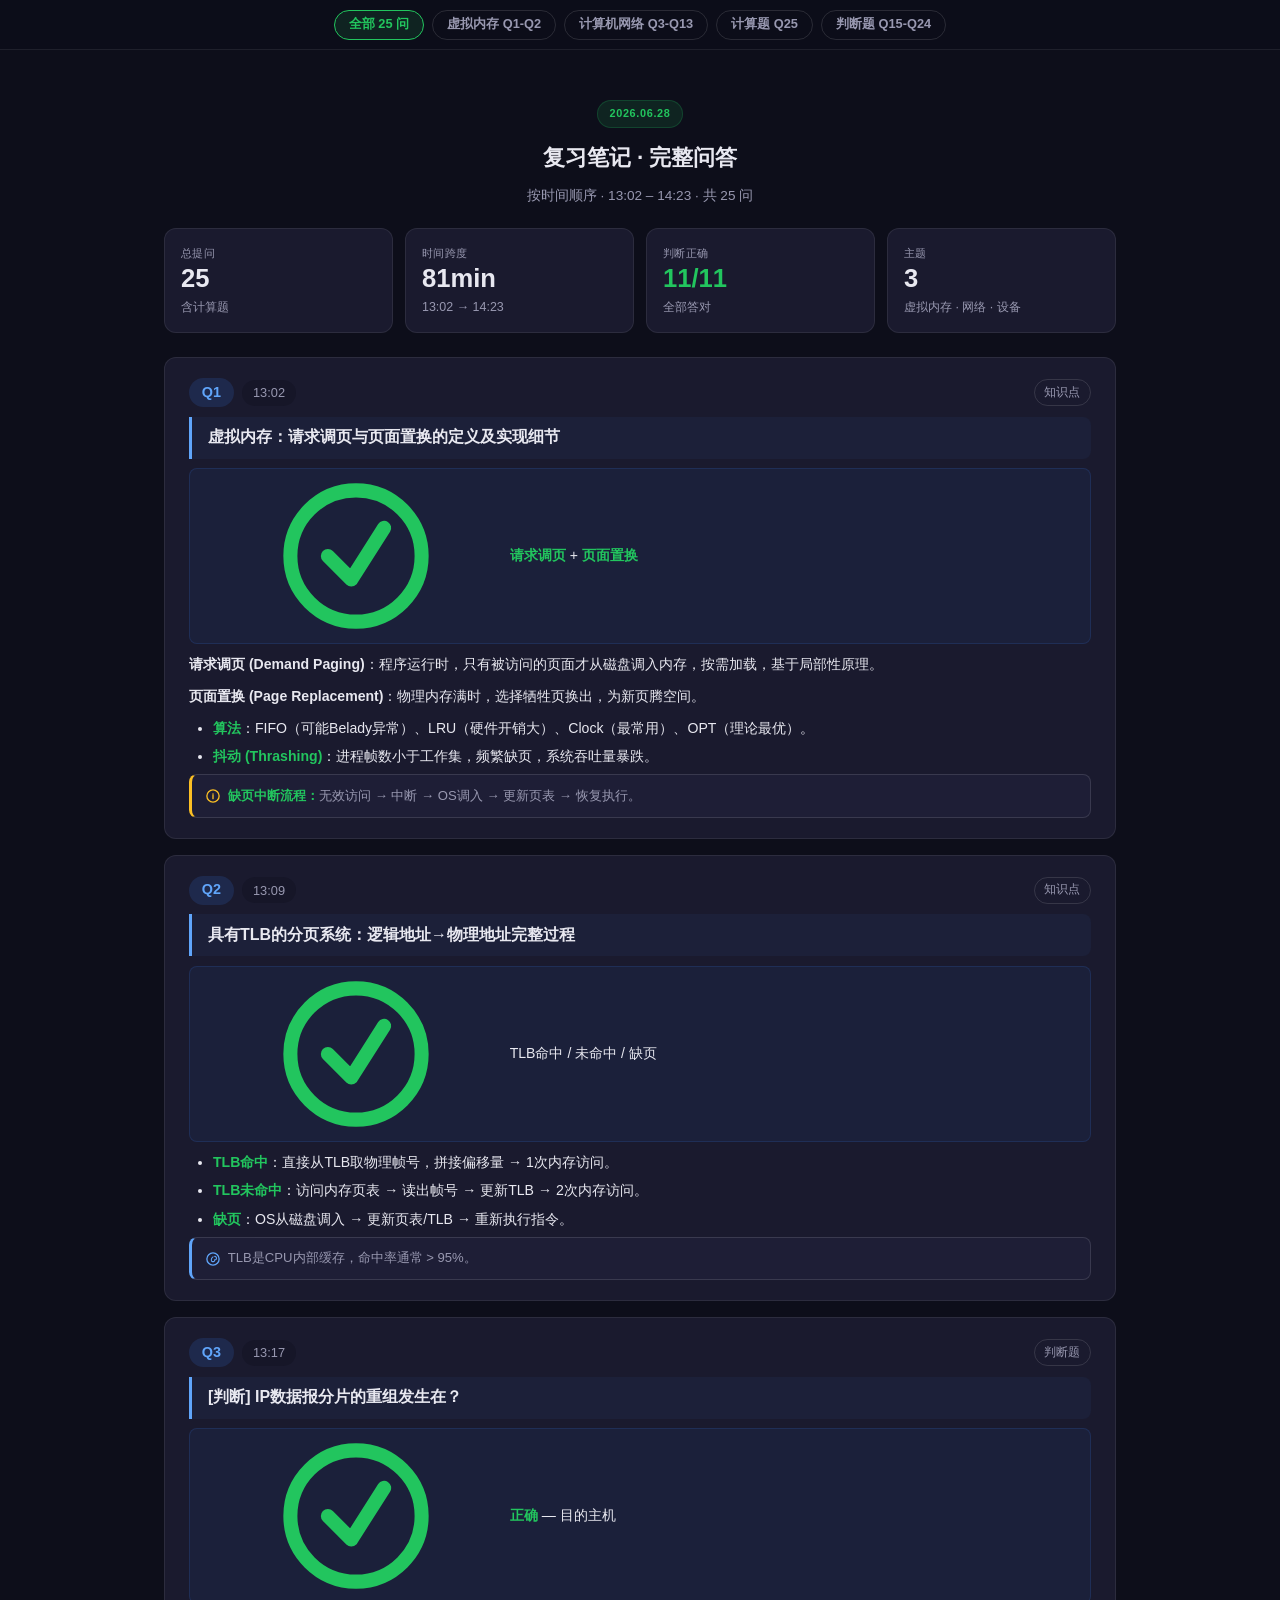
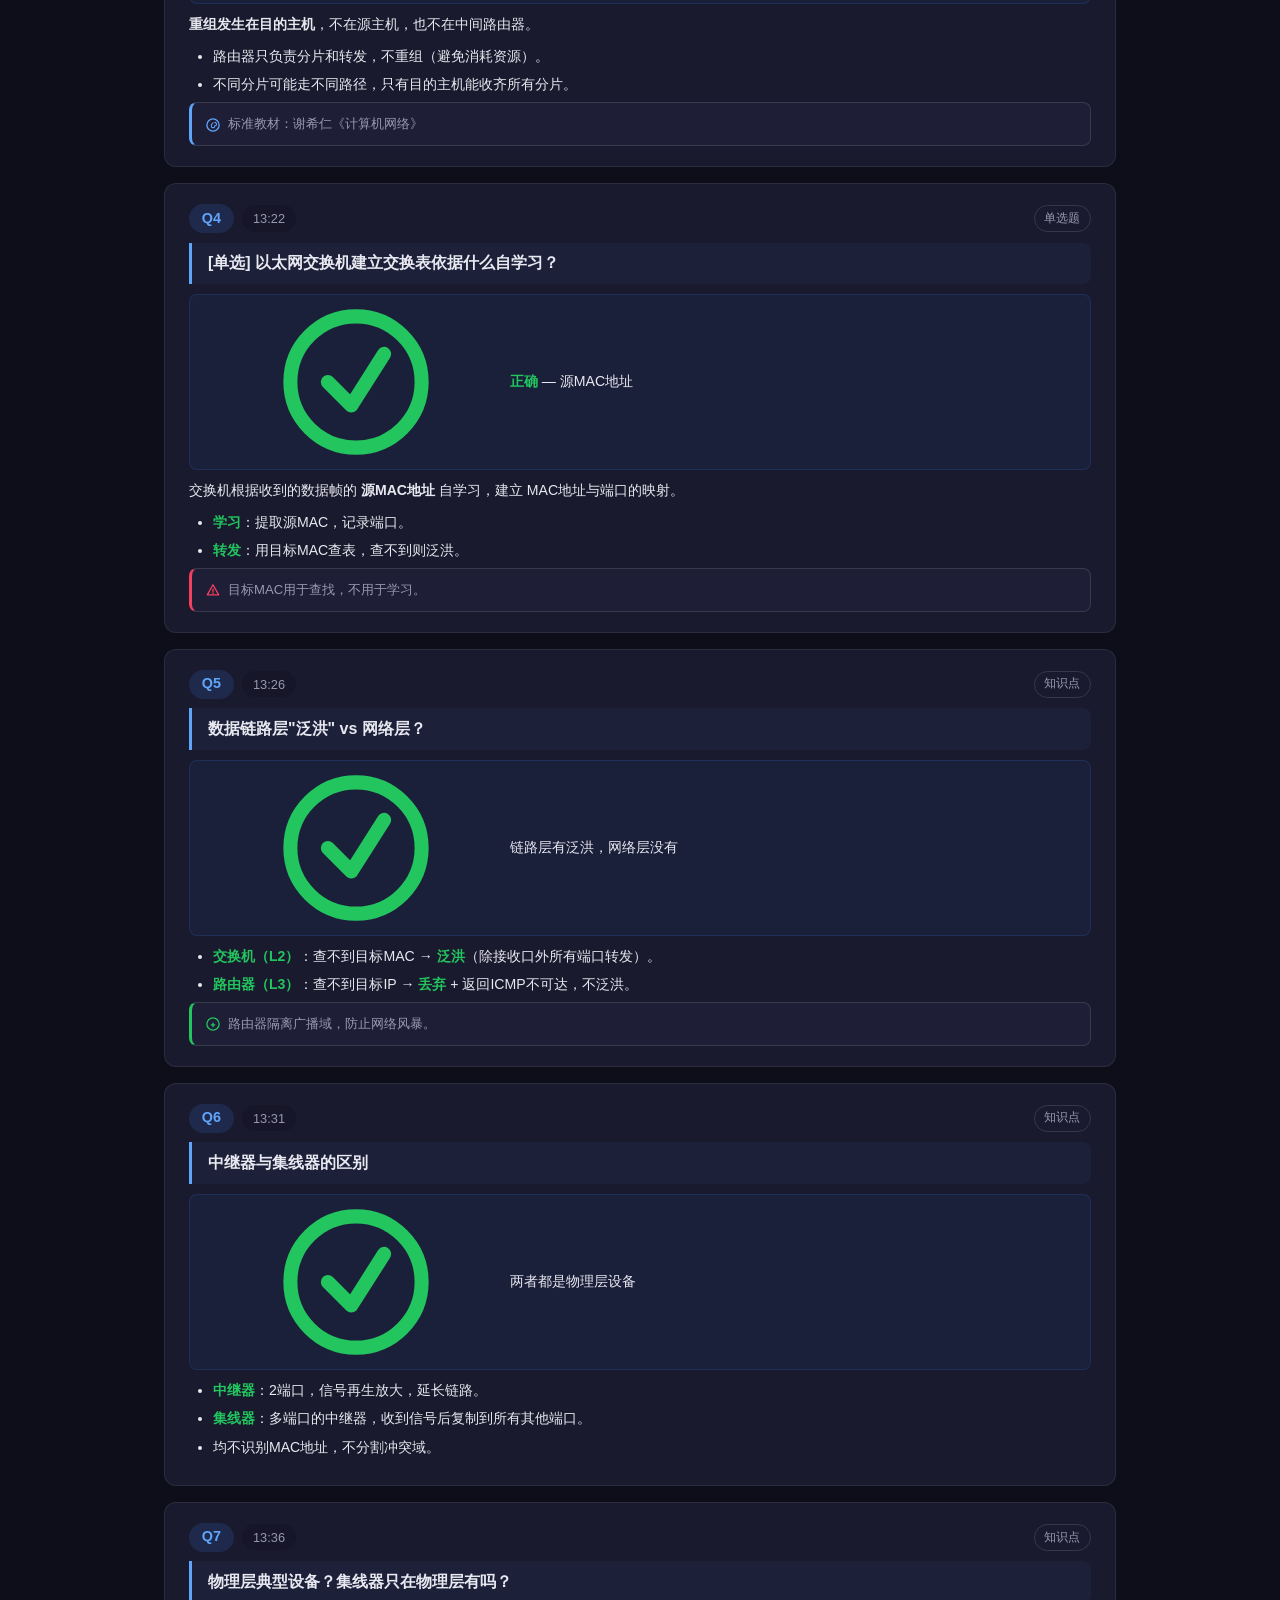
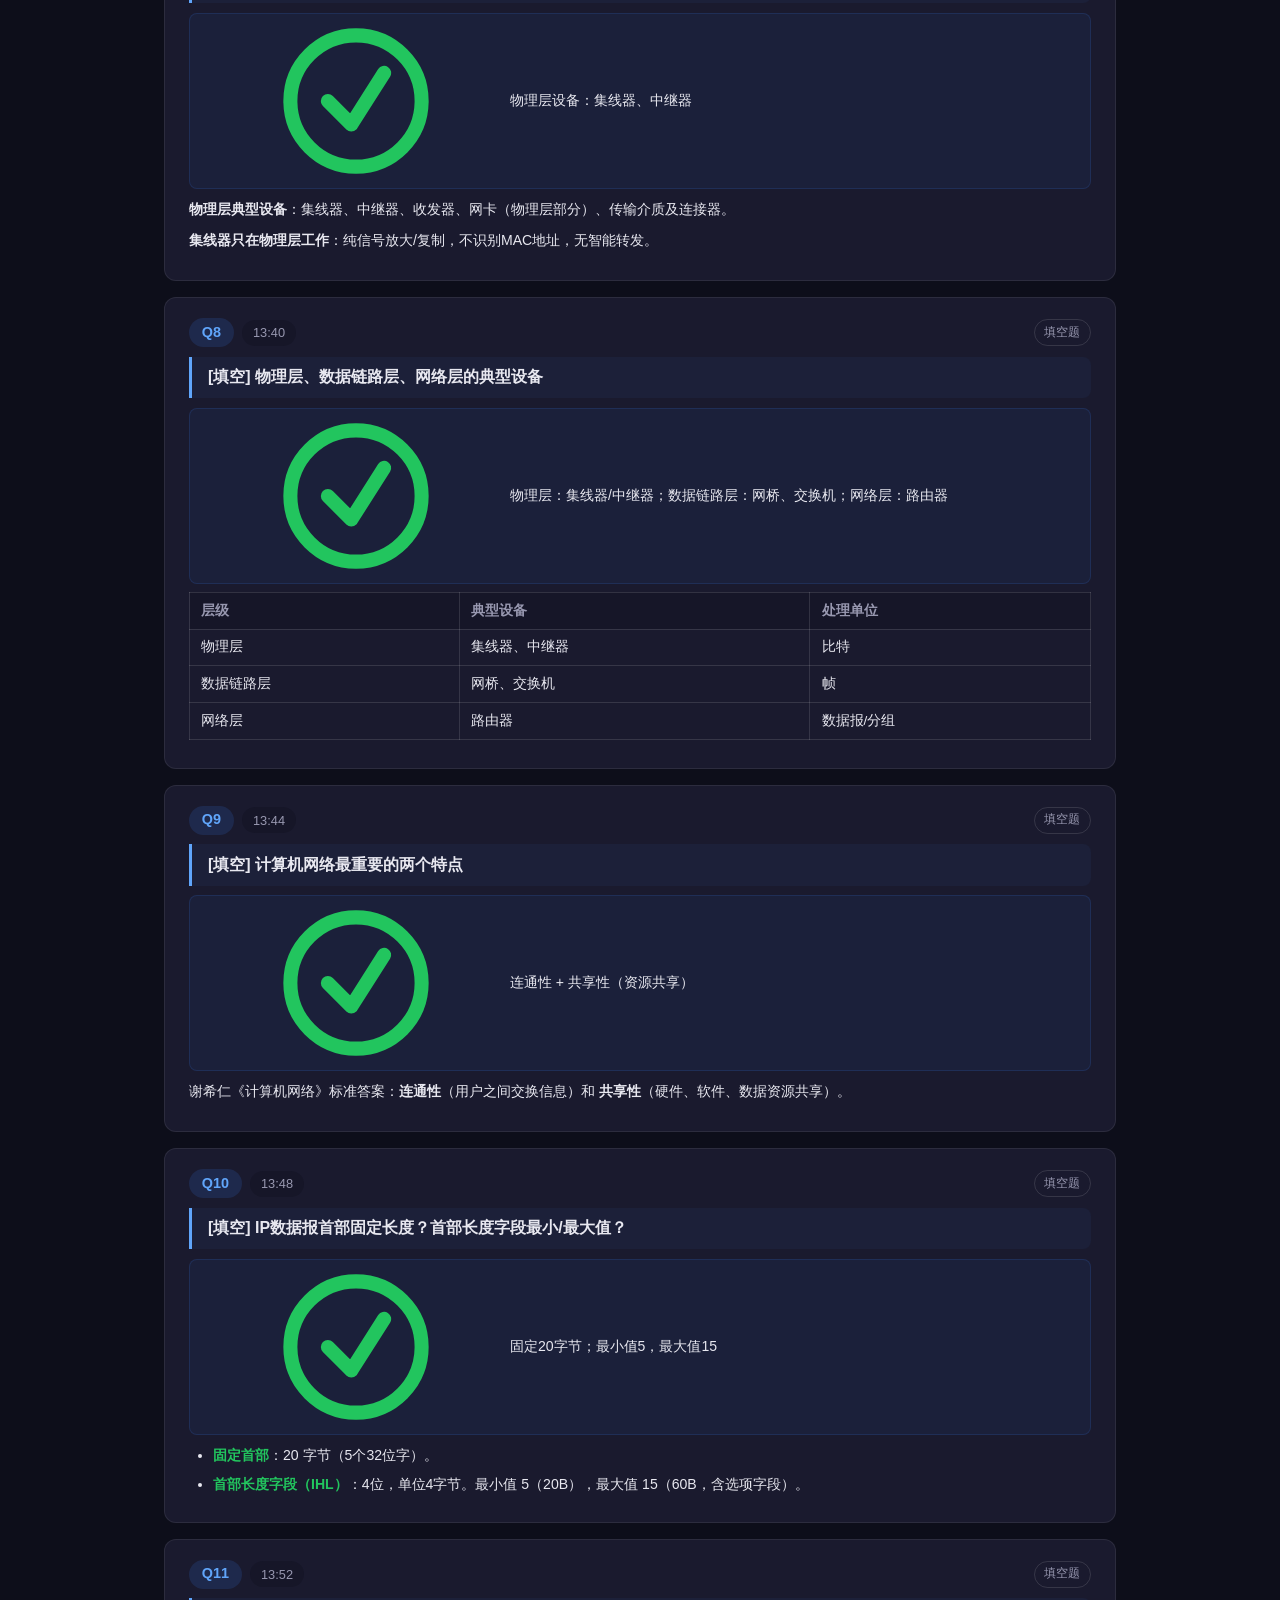
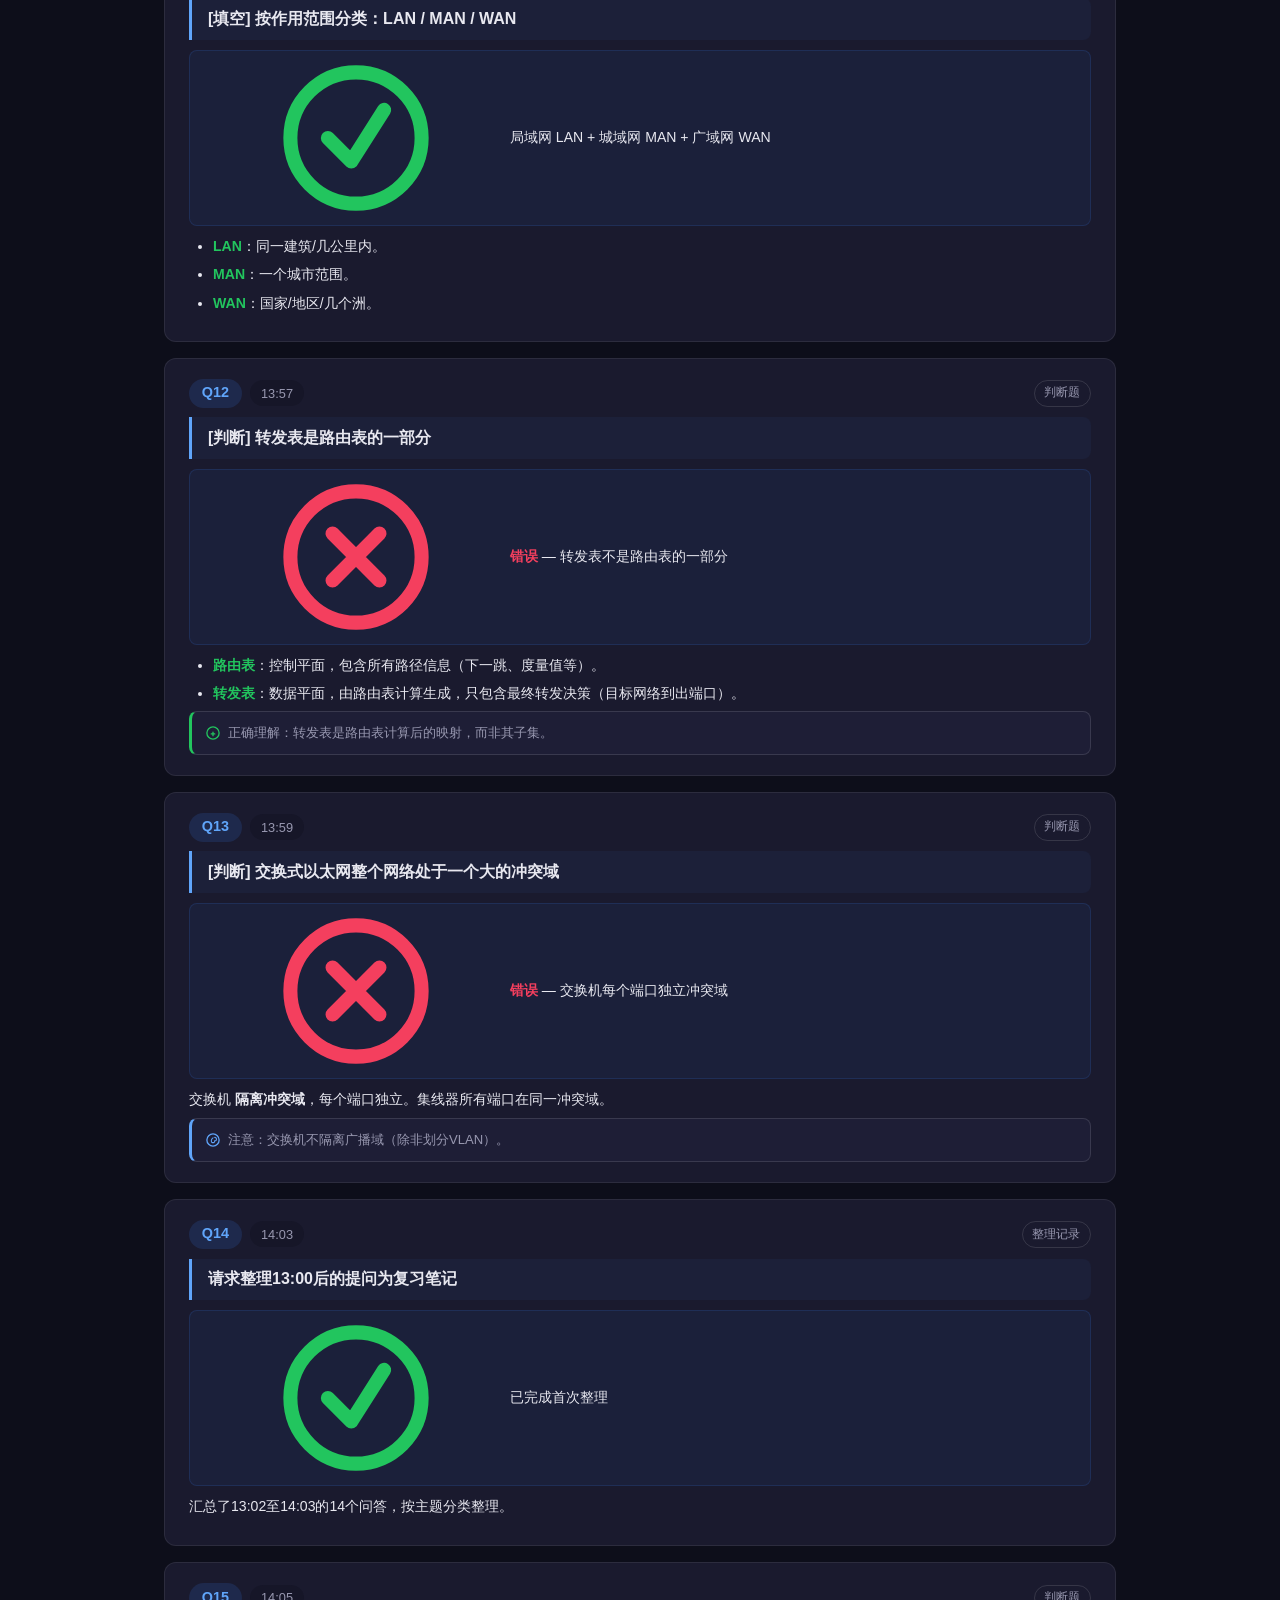
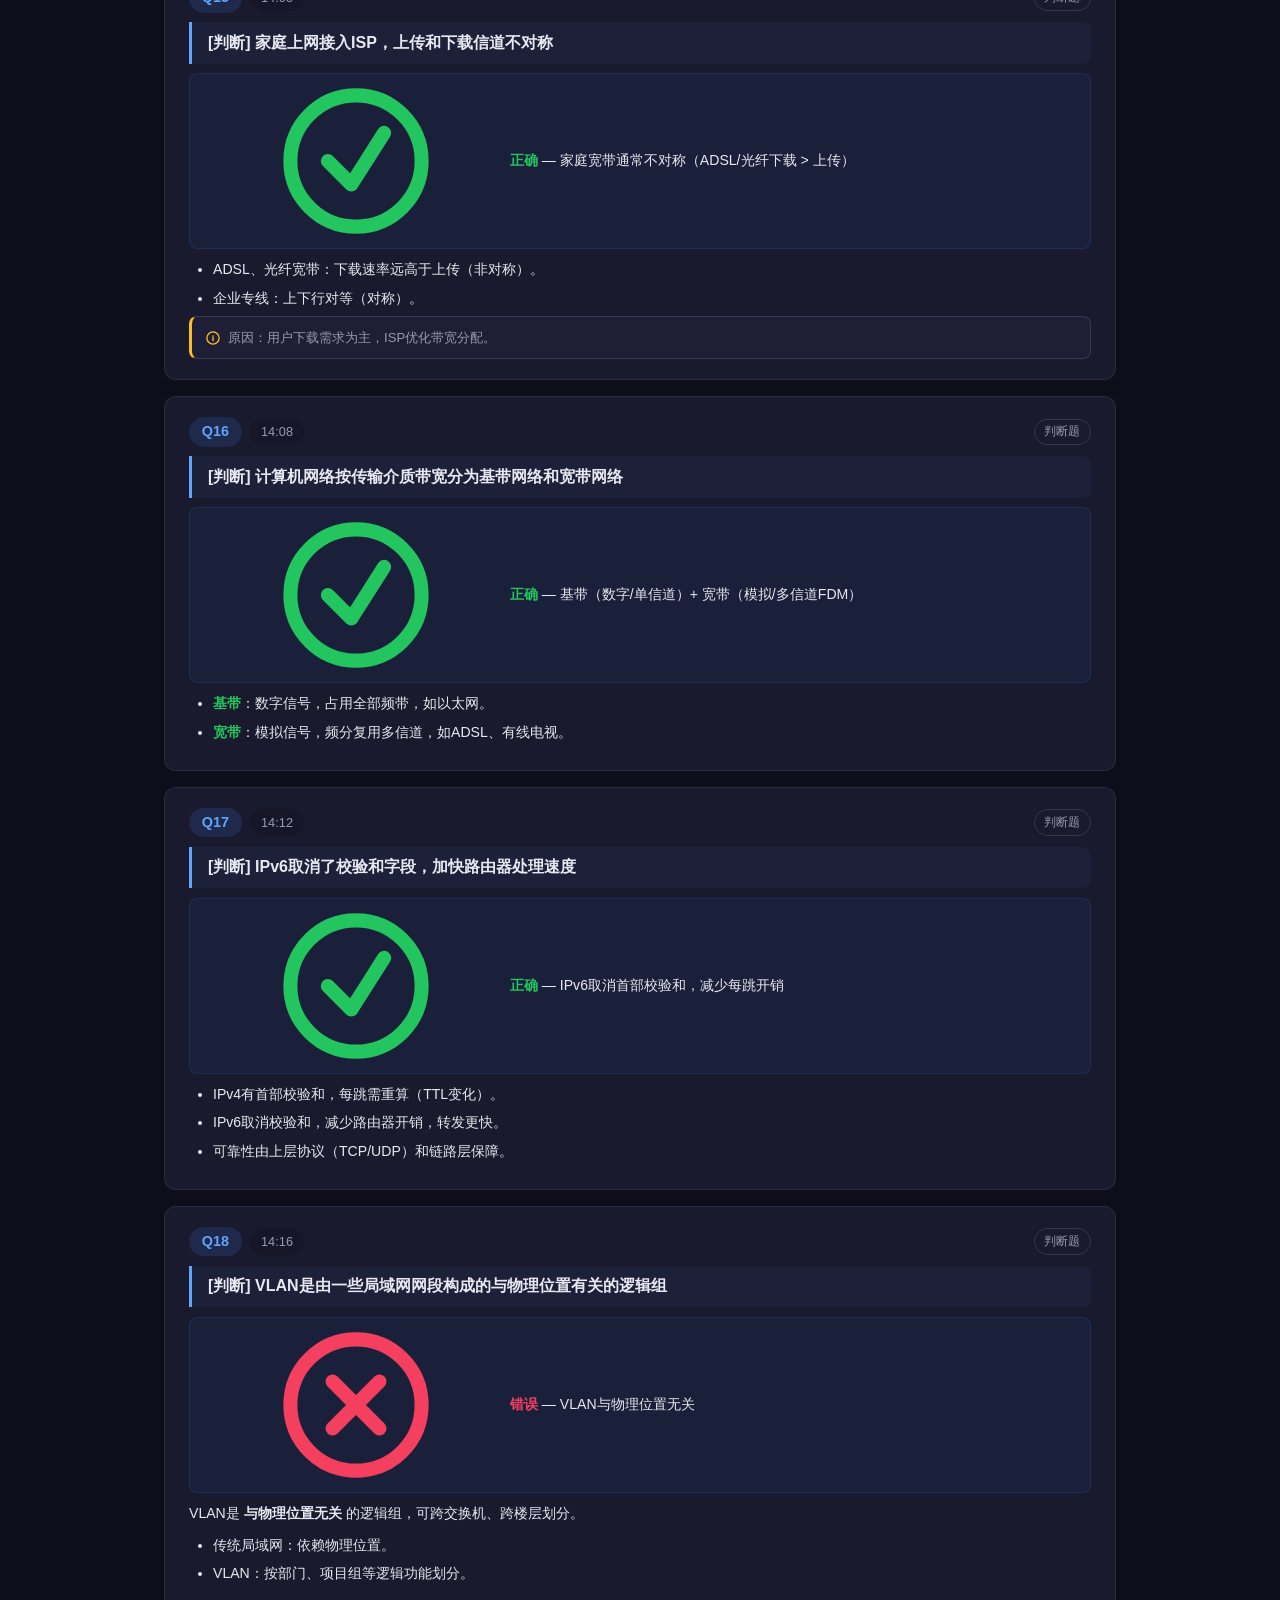
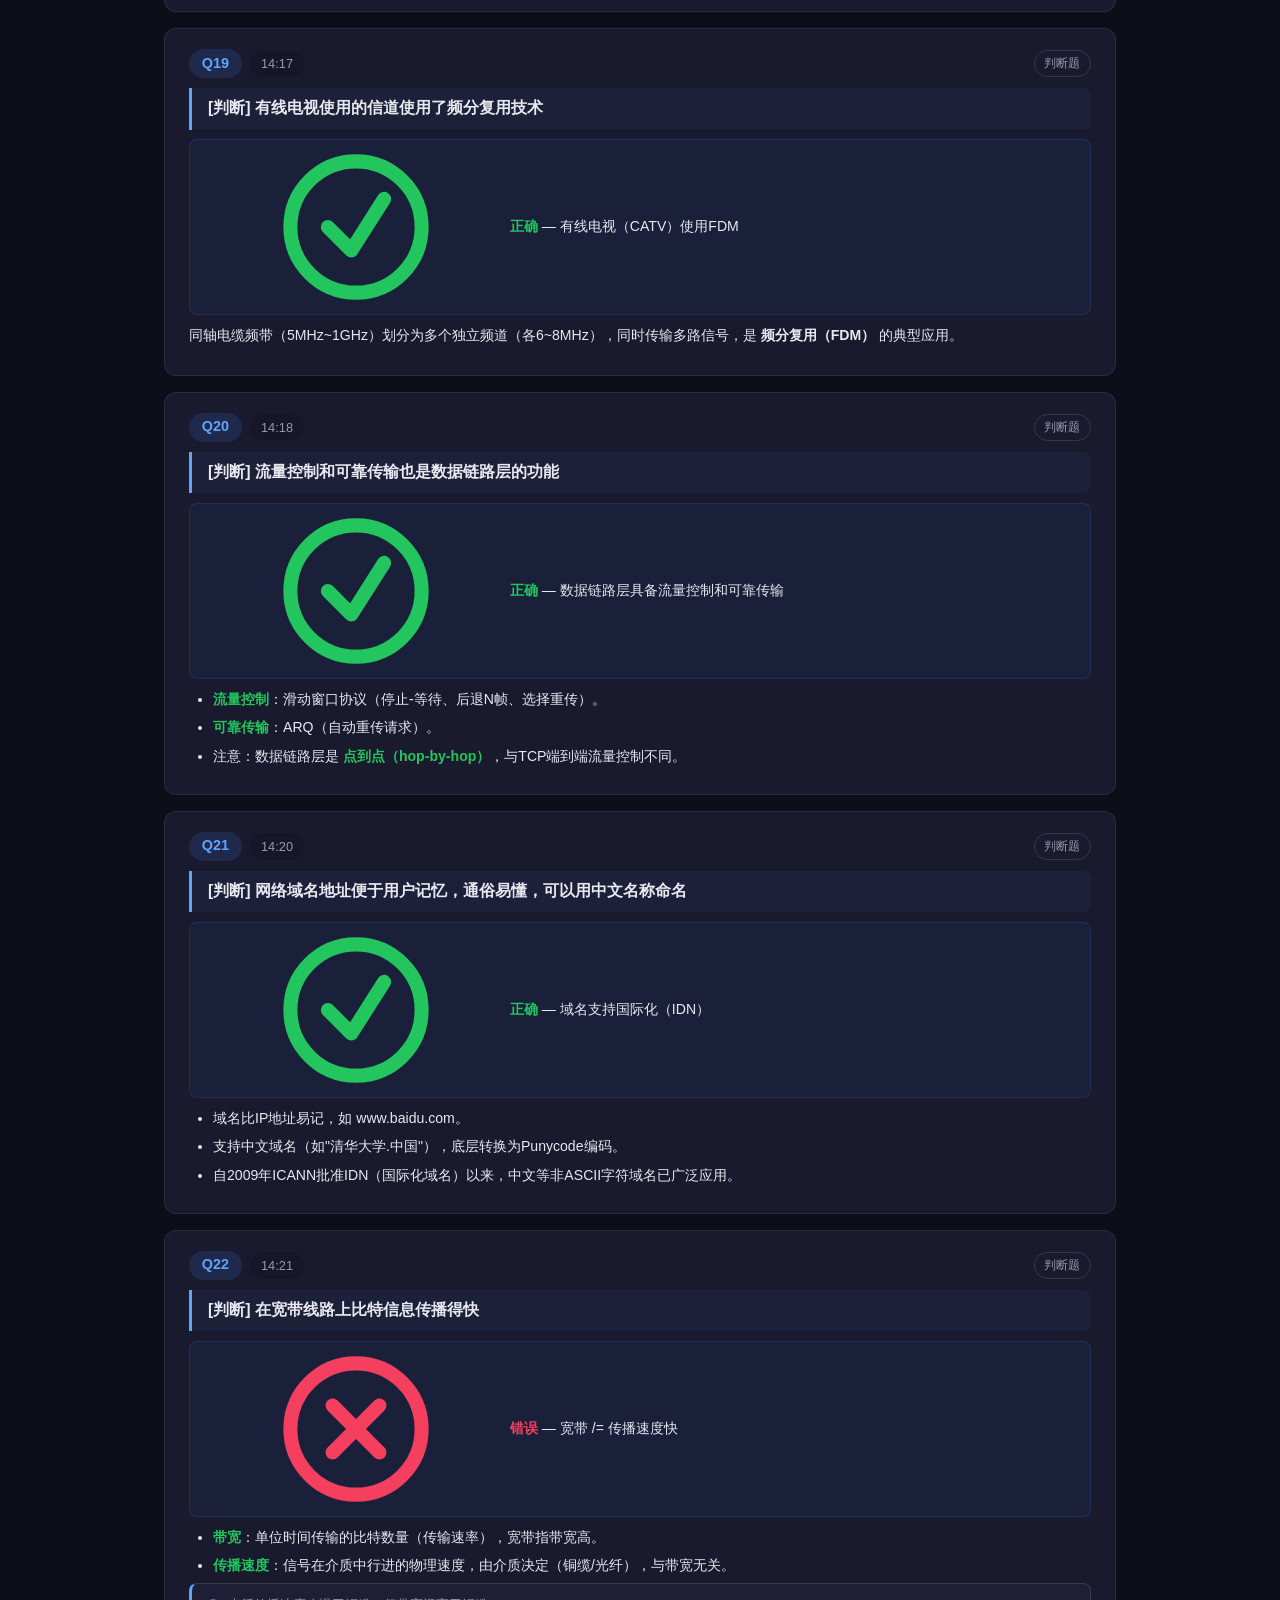
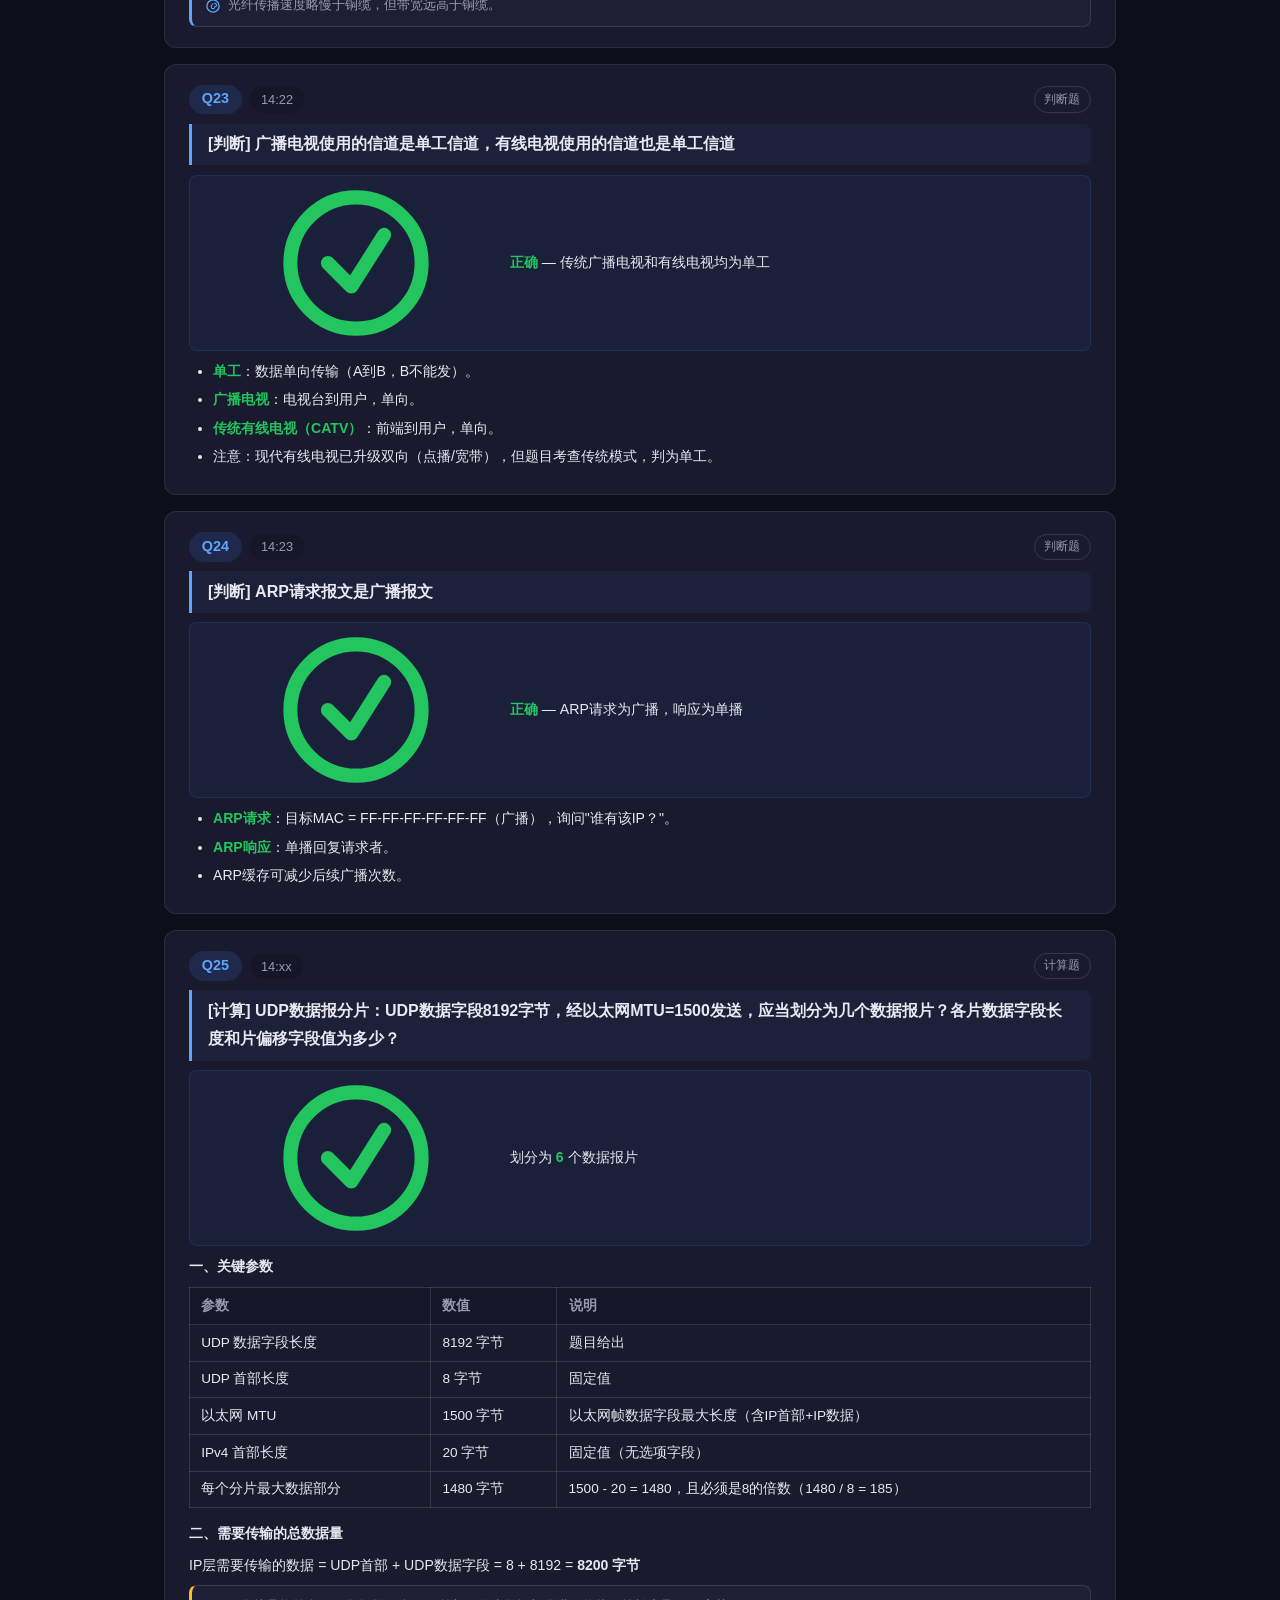
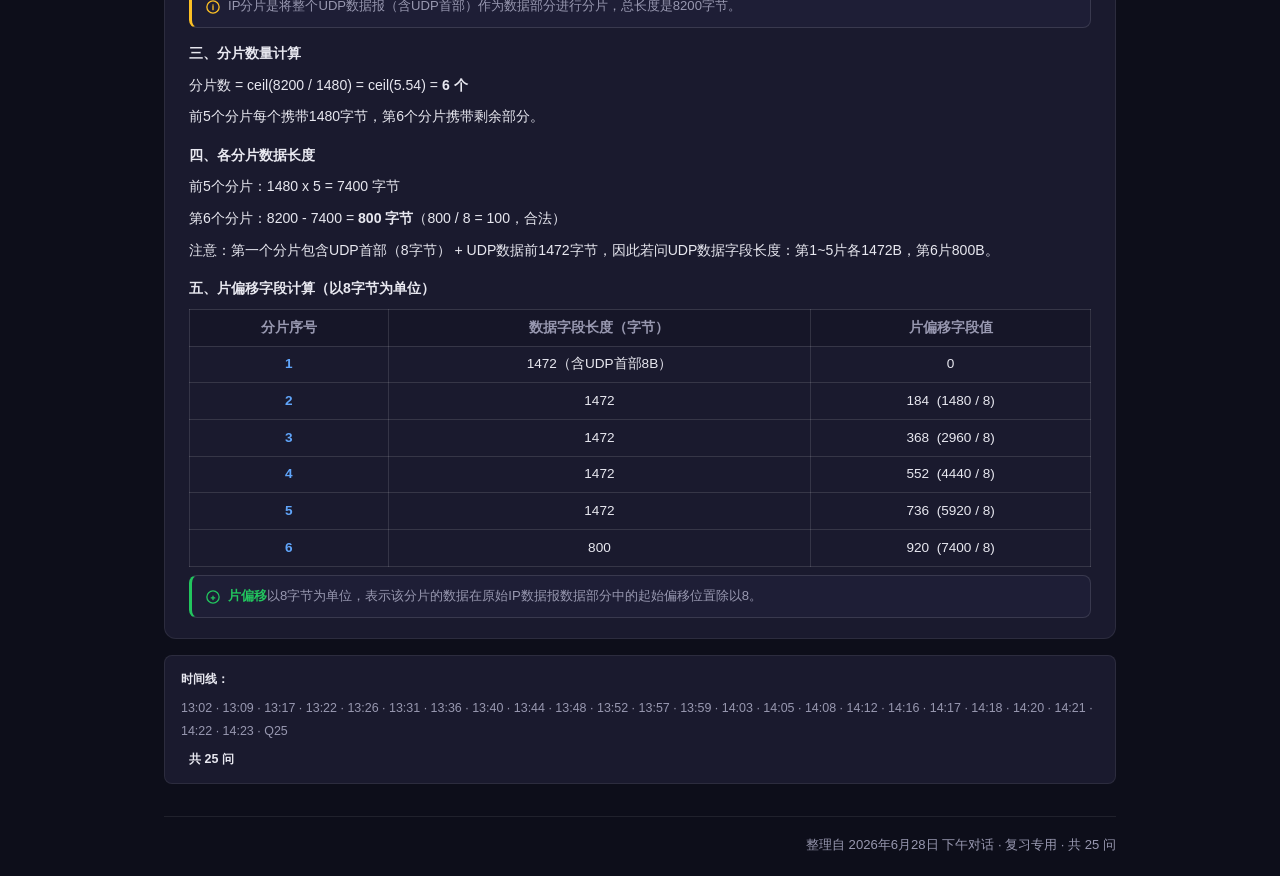
<file: public/resources/2026-06-28-qa.html>
<!DOCTYPE html>
<html lang="zh-CN">
<head>
  <meta charset="UTF-8" />
  <meta name="viewport" content="width=device-width, initial-scale=1.0" />
  <title>复习笔记 · 完整问答 · 2026.06.28 下午</title>
  <style>
    :root {
      --bg: #0d0e1a;
      --surface: #161628;
      --card: #1a1a2e;
      --card2: #1e1e36;
      --text: #e8e8f0;
      --muted: #9898b0;
      --accent: #22c55e;
      --accent2: #16a34a;
      --blue: #60a5fa;
      --blue2: #3b82f6;
      --purple: #a78bfa;
      --purple2: #8b5cf6;
      --amber: #fbbf24;
      --amber2: #f59e0b;
      --red: #f43f5e;
      --cyan: #22d3ee;
      --border: rgba(255,255,255,0.08);
      --border2: rgba(255,255,255,0.12);
      --radius: 12px;
      --radius-sm: 8px;
    }
    * { box-sizing: border-box; margin: 0; padding: 0; }
    body {
      font-family: 'Microsoft YaHei', 'PingFang SC', sans-serif;
      background: var(--bg);
      color: var(--text);
      line-height: 1.8;
      min-height: 100vh;
    }

    /* ===== SVG Icon Helpers ===== */
    .icon { display: inline-block; vertical-align: middle; }

    /* ===== 顶部导航 ===== */
    .global-nav {
      position: sticky; top: 0; z-index: 100;
      background: rgba(13,14,26,0.95);
      backdrop-filter: blur(12px);
      border-bottom: 1px solid var(--border);
      padding: 0.6rem 1.5rem;
      display: flex; align-items: center; justify-content: center; gap: 0.5rem;
      flex-wrap: wrap;
    }
    .nav-chip {
      padding: 0.35rem 0.875rem; border-radius: 999px;
      font-size: 0.8rem; font-weight: 600;
      border: 1.5px solid var(--border2); background: transparent;
      color: var(--muted); cursor: pointer; white-space: nowrap;
      transition: all 0.2s ease; font-family: inherit;
    }
    .nav-chip:hover { border-color: var(--accent); color: var(--text); }
    .nav-chip.active {
      background: rgba(34,197,94,0.12); border-color: var(--accent); color: var(--accent);
    }

    /* ===== 主容器 ===== */
    .container { max-width: 1000px; margin: 0 auto; padding: 1.25rem 1.5rem; }

    /* ===== 章节（标签页） ===== */
    .chapter { display: none; animation: fadeIn 0.4s ease; }
    .chapter.active { display: block; }
    @keyframes fadeIn {
      from { opacity: 0; transform: translateY(12px); }
      to { opacity: 1; transform: translateY(0); }
    }

    /* ===== 章节头 ===== */
    .ch-header { text-align: center; padding: 1.75rem 0 1.25rem; }
    .ch-tag {
      display: inline-block; padding: 0.2rem 0.7rem; border-radius: 999px;
      font-size: 0.68rem; font-weight: 700; text-transform: uppercase;
      letter-spacing: 0.06em; margin-bottom: 0.6rem;
    }
    .ch-tag.all { background: rgba(34,197,94,0.12); color: var(--accent); border: 1px solid rgba(34,197,94,0.2); }
    .ch-title { font-size: 1.4rem; font-weight: 800; margin-bottom: 0.4rem; }
    .ch-desc { font-size: 0.85rem; color: var(--muted); max-width: 580px; margin: 0 auto; line-height: 1.7; }

    /* ===== 统计卡片 ===== */
    .stats-grid {
      display: grid;
      grid-template-columns: repeat(4, 1fr);
      gap: 0.75rem;
      margin-bottom: 1.5rem;
    }
    @media (max-width: 700px) { .stats-grid { grid-template-columns: repeat(2, 1fr); } }
    .stat-card {
      background: var(--card); border: 1px solid var(--border);
      border-radius: var(--radius); padding: 0.875rem 1rem;
      display: flex; flex-direction: column;
    }
    .stat-label { font-size: 0.7rem; text-transform: uppercase; letter-spacing: 0.04em; color: var(--muted); }
    .stat-value { font-size: 1.6rem; font-weight: 700; color: var(--text); line-height: 1.2; }
    .stat-sub { font-size: 0.78rem; color: var(--muted); margin-top: 0.15rem; }

    /* ===== 问答卡片 ===== */
    .qa-block {
      background: var(--card); border: 1px solid var(--border);
      border-radius: var(--radius); padding: 1.25rem 1.5rem; margin-bottom: 1rem;
      transition: border-color 0.15s;
    }
    .qa-block:hover { border-color: rgba(255,255,255,0.18); }

    .qa-header {
      display: flex; align-items: center; gap: 0.5rem;
      margin-bottom: 0.6rem;
    }
    .qa-number {
      font-weight: 700; font-size: 0.9rem;
      background: rgba(59,130,246,0.15); color: var(--blue);
      padding: 0.1rem 0.8rem; border-radius: 999px;
    }
    .qa-time {
      font-size: 0.8rem; color: var(--muted);
      background: var(--surface); padding: 0.1rem 0.7rem; border-radius: 999px;
    }
    .qa-type {
      font-size: 0.75rem; color: var(--muted);
      margin-left: auto; padding: 0.1rem 0.6rem;
      border: 1px solid var(--border2); border-radius: 999px;
    }

    .qa-question {
      font-weight: 600; font-size: 1rem; color: var(--text);
      margin-bottom: 0.6rem;
      padding: 0.4rem 1rem;
      background: rgba(59,130,246,0.05);
      border-left: 3px solid var(--blue);
      border-radius: 0 var(--radius-sm) var(--radius-sm) 0;
    }

    .answer-box {
      background: rgba(59,130,246,0.06); border: 1px solid rgba(59,130,246,0.15);
      border-radius: var(--radius-sm); padding: 0.75rem 1rem;
      font-size: 0.88rem; color: var(--text); line-height: 1.7;
      margin-bottom: 0.5rem;
    }
    .answer-box strong { color: var(--blue); }

    /* Correct / Wrong icons in answer box */
    .ans-icon { width: 16px; height: 16px; vertical-align: middle; margin-right: 4px; }
    .ans-correct { color: var(--accent); font-weight: 700; }
    .ans-wrong   { color: var(--red);   font-weight: 700; }

    .note-box {
      background: var(--card2); border: 1px solid var(--border2);
      border-radius: var(--radius-sm); padding: 0.6rem 0.9rem;
      font-size: 0.82rem; color: var(--muted); line-height: 1.7;
    }
    .note-box code {
      background: rgba(59,130,246,0.1); padding: 0.1rem 0.4rem;
      border-radius: 6px; font-size: 0.78rem; color: var(--blue);
    }
    .note-box strong { color: var(--accent); font-weight: 600; }

    /* note-box with left-border accent */
    .note-box.nb-tip    { border-left: 3px solid var(--amber); }
    .note-box.nb-ref    { border-left: 3px solid var(--blue); }
    .note-box.nb-warn   { border-left: 3px solid var(--red); }
    .note-box.nb-key    { border-left: 3px solid var(--accent); }

    .qa-detail p { font-size: 0.88rem; color: var(--text); margin-bottom: 0.4rem; }
    .qa-detail ul, .qa-detail ol { padding-left: 1.5rem; margin: 0.3rem 0; }
    .qa-detail li { font-size: 0.88rem; color: var(--text); margin-bottom: 0.2rem; }
    .qa-detail li strong { color: var(--accent); }

    .qa-detail table {
      border-collapse: collapse; font-size: 0.85rem;
      width: 100%; margin: 0.5rem 0;
    }
    .qa-detail td, .qa-detail th {
      border: 1px solid var(--border2); padding: 0.35rem 0.7rem;
      text-align: left;
    }
    .qa-detail th { background: var(--surface); color: var(--muted); font-weight: 600; }

    /* ===== 分片专用样式 ===== */
    .frag-param-table { width: 100%; border-collapse: collapse; font-size: 0.85rem; margin: 0.5rem 0; }
    .frag-param-table th, .frag-param-table td {
      border: 1px solid var(--border2); padding: 0.35rem 0.7rem;
      text-align: left;
    }
    .frag-param-table th { background: var(--surface); color: var(--muted); font-weight: 600; }
    .frag-result-table { width: 100%; border-collapse: collapse; font-size: 0.85rem; margin: 0.5rem 0; }
    .frag-result-table th, .frag-result-table td {
      border: 1px solid var(--border2); padding: 0.35rem 0.7rem;
      text-align: center;
    }
    .frag-result-table th { background: var(--surface); color: var(--muted); font-weight: 600; }
    .frag-result-table td:first-child { text-align: center; font-weight: 600; color: var(--blue); }
    .frag-result-table td:last-child { text-align: center; }
    .flow-step {
      display: flex; align-items: center; gap: 0.4rem; flex-wrap: wrap;
      margin-bottom: 0.4rem;
    }
    .flow-box {
      padding: 0.3rem 0.6rem; background: var(--surface);
      border: 1.5px solid var(--border2); border-radius: 6px;
      font-size: 0.8rem; font-family: 'Fira Code', 'Consolas', monospace;
      font-weight: 600; color: var(--text);
    }
    .flow-box.highlight { border-color: var(--blue); color: var(--blue); }
    .flow-arrow { color: var(--muted); font-size: 0.8rem; }

    /* ===== 时间线 ===== */
    .timeline {
      display: flex; flex-wrap: wrap; gap: 0.4rem; align-items: center;
      padding: 0.75rem 1rem; background: var(--card);
      border: 1px solid var(--border); border-radius: var(--radius-sm);
      font-size: 0.78rem; color: var(--muted); margin-top: 0.5rem;
    }
    .timeline span { color: var(--text); font-weight: 600; }

    .footer-note {
      margin-top: 2rem; text-align: right;
      font-size: 0.82rem; color: var(--muted);
      border-top: 1px solid var(--border); padding-top: 1rem;
    }
  </style>
</head>
<body>

<!-- ===== SVG 图标定义 (隐式) ===== -->
<svg style="display:none">
  <symbol id="icon-check" viewBox="0 0 16 16" fill="none">
    <circle cx="8" cy="8" r="7" stroke="currentColor" stroke-width="1.5"/>
    <path d="M5 8l2.5 2.5L11 5" stroke="currentColor" stroke-width="1.5" stroke-linecap="round" stroke-linejoin="round"/>
  </symbol>
  <symbol id="icon-x" viewBox="0 0 16 16" fill="none">
    <circle cx="8" cy="8" r="7" stroke="currentColor" stroke-width="1.5"/>
    <path d="M5.5 5.5l5 5M10.5 5.5l-5 5" stroke="currentColor" stroke-width="1.5" stroke-linecap="round"/>
  </symbol>
  <symbol id="icon-tip" viewBox="0 0 16 16" fill="none">
    <circle cx="8" cy="8" r="7" stroke="#fbbf24" stroke-width="1.5"/>
    <path d="M8 7v4M8 5.5v.5" stroke="#fbbf24" stroke-width="1.5" stroke-linecap="round"/>
  </symbol>
  <symbol id="icon-ref" viewBox="0 0 16 16" fill="none">
    <circle cx="8" cy="8" r="7" stroke="#60a5fa" stroke-width="1.5"/>
    <path d="M8 5.5C8 5.5 6 7 6 9a2 2 0 004 0 2 2 0 000-4" stroke="#60a5fa" stroke-width="1.2" stroke-linecap="round"/>
    <circle cx="8" cy="11.5" r="0.5" fill="#60a5fa"/>
  </symbol>
  <symbol id="icon-warn" viewBox="0 0 16 16" fill="none">
    <path d="M8 2L14.5 13.5H1.5L8 2z" stroke="#f43f5e" stroke-width="1.5" stroke-linejoin="round"/>
    <path d="M8 7v3M8 11.5v.5" stroke="#f43f5e" stroke-width="1.5" stroke-linecap="round"/>
  </symbol>
  <symbol id="icon-key" viewBox="0 0 16 16" fill="none">
    <circle cx="8" cy="8" r="7" stroke="#22c55e" stroke-width="1.5"/>
    <path d="M8 7v4M6 9h4" stroke="#22c55e" stroke-width="1.5" stroke-linecap="round"/>
  </symbol>
  <symbol id="icon-calc" viewBox="0 0 16 16" fill="none">
    <rect x="2" y="1.5" width="12" height="13" rx="2" stroke="#a78bfa" stroke-width="1.3"/>
    <path d="M5 5.5h6M5 8.5h6M5 11.5h4" stroke="#a78bfa" stroke-width="1.2" stroke-linecap="round"/>
  </symbol>
</svg>

<!-- ===== 顶部粘性导航 ===== -->
<div class="global-nav">
  <button class="nav-chip active" onclick="switchChapter(0)">全部 25 问</button>
  <button class="nav-chip" onclick="switchChapter(1)">虚拟内存 Q1-Q2</button>
  <button class="nav-chip" onclick="switchChapter(2)">计算机网络 Q3-Q13</button>
  <button class="nav-chip" onclick="switchChapter(3)">计算题 Q25</button>
  <button class="nav-chip" onclick="switchChapter(4)">判断题 Q15-Q24</button>
</div>

<div class="container">

<!-- ================================================================ -->
<!-- 全部问答 (ch0) -->
<!-- ================================================================ -->
<div class="chapter active" id="ch0">
  <div class="ch-header">
    <div class="ch-tag all">2026.06.28</div>
    <h2 class="ch-title">复习笔记 · 完整问答</h2>
    <p class="ch-desc">按时间顺序 · 13:02 – 14:23 · 共 25 问</p>
  </div>

  <div class="stats-grid">
    <div class="stat-card">
      <span class="stat-label">总提问</span>
      <span class="stat-value">25</span>
      <span class="stat-sub">含计算题</span>
    </div>
    <div class="stat-card">
      <span class="stat-label">时间跨度</span>
      <span class="stat-value">81min</span>
      <span class="stat-sub">13:02 → 14:23</span>
    </div>
    <div class="stat-card">
      <span class="stat-label">判断正确</span>
      <span class="stat-value" style="color:var(--accent);">11/11</span>
      <span class="stat-sub">全部答对</span>
    </div>
    <div class="stat-card">
      <span class="stat-label">主题</span>
      <span class="stat-value">3</span>
      <span class="stat-sub">虚拟内存 · 网络 · 设备</span>
    </div>
  </div>

  <!-- Q1 -->
  <div class="qa-block" id="q1">
    <div class="qa-header">
      <span class="qa-number">Q1</span>
      <span class="qa-time">13:02</span>
      <span class="qa-type">知识点</span>
    </div>
    <div class="qa-question">虚拟内存：请求调页与页面置换的定义及实现细节</div>
    <div class="answer-box">
      <svg class="icon ans-correct" style="color:var(--accent)"><use href="#icon-check"/></svg>
      <span class="ans-correct">请求调页</span> + <span class="ans-correct">页面置换</span>
    </div>
    <div class="qa-detail">
      <p><strong>请求调页 (Demand Paging)</strong>：程序运行时，只有被访问的页面才从磁盘调入内存，按需加载，基于局部性原理。</p>
      <p><strong>页面置换 (Page Replacement)</strong>：物理内存满时，选择牺牲页换出，为新页腾空间。</p>
      <ul>
        <li><strong>算法</strong>：FIFO（可能Belady异常）、LRU（硬件开销大）、Clock（最常用）、OPT（理论最优）。</li>
        <li><strong>抖动 (Thrashing)</strong>：进程帧数小于工作集，频繁缺页，系统吞吐量暴跌。</li>
      </ul>
      <div class="note-box nb-tip">
        <svg class="icon" style="width:14px;height:14px;vertical-align:middle;margin-right:4px"><use href="#icon-tip"/></svg>
        <strong>缺页中断流程：</strong>无效访问 → 中断 → OS调入 → 更新页表 → 恢复执行。
      </div>
    </div>
  </div>

  <!-- Q2 -->
  <div class="qa-block" id="q2">
    <div class="qa-header">
      <span class="qa-number">Q2</span>
      <span class="qa-time">13:09</span>
      <span class="qa-type">知识点</span>
    </div>
    <div class="qa-question">具有TLB的分页系统：逻辑地址→物理地址完整过程</div>
    <div class="answer-box">
      <svg class="icon ans-correct" style="color:var(--accent)"><use href="#icon-check"/></svg>
      TLB命中 / 未命中 / 缺页
    </div>
    <div class="qa-detail">
      <ul>
        <li><strong>TLB命中</strong>：直接从TLB取物理帧号，拼接偏移量 → 1次内存访问。</li>
        <li><strong>TLB未命中</strong>：访问内存页表 → 读出帧号 → 更新TLB → 2次内存访问。</li>
        <li><strong>缺页</strong>：OS从磁盘调入 → 更新页表/TLB → 重新执行指令。</li>
      </ul>
      <div class="note-box nb-ref">
        <svg class="icon" style="width:14px;height:14px;vertical-align:middle;margin-right:4px"><use href="#icon-ref"/></svg>
        TLB是CPU内部缓存，命中率通常 &gt; 95%。
      </div>
    </div>
  </div>

  <!-- Q3 -->
  <div class="qa-block" id="q3">
    <div class="qa-header">
      <span class="qa-number">Q3</span>
      <span class="qa-time">13:17</span>
      <span class="qa-type">判断题</span>
    </div>
    <div class="qa-question">[判断] IP数据报分片的重组发生在？</div>
    <div class="answer-box">
      <svg class="icon ans-correct" style="color:var(--accent)"><use href="#icon-check"/></svg>
      <span class="ans-correct">正确</span> — 目的主机
    </div>
    <div class="qa-detail">
      <p><strong>重组发生在目的主机</strong>，不在源主机，也不在中间路由器。</p>
      <ul>
        <li>路由器只负责分片和转发，不重组（避免消耗资源）。</li>
        <li>不同分片可能走不同路径，只有目的主机能收齐所有分片。</li>
      </ul>
      <div class="note-box nb-ref">
        <svg class="icon" style="width:14px;height:14px;vertical-align:middle;margin-right:4px"><use href="#icon-ref"/></svg>
        标准教材：谢希仁《计算机网络》
      </div>
    </div>
  </div>

  <!-- Q4 -->
  <div class="qa-block" id="q4">
    <div class="qa-header">
      <span class="qa-number">Q4</span>
      <span class="qa-time">13:22</span>
      <span class="qa-type">单选题</span>
    </div>
    <div class="qa-question">[单选] 以太网交换机建立交换表依据什么自学习？</div>
    <div class="answer-box">
      <svg class="icon ans-correct" style="color:var(--accent)"><use href="#icon-check"/></svg>
      <span class="ans-correct">正确</span> — 源MAC地址
    </div>
    <div class="qa-detail">
      <p>交换机根据收到的数据帧的 <strong>源MAC地址</strong> 自学习，建立 MAC地址与端口的映射。</p>
      <ul>
        <li><strong>学习</strong>：提取源MAC，记录端口。</li>
        <li><strong>转发</strong>：用目标MAC查表，查不到则泛洪。</li>
      </ul>
      <div class="note-box nb-warn">
        <svg class="icon" style="width:14px;height:14px;vertical-align:middle;margin-right:4px"><use href="#icon-warn"/></svg>
        目标MAC用于查找，不用于学习。
      </div>
    </div>
  </div>

  <!-- Q5 -->
  <div class="qa-block" id="q5">
    <div class="qa-header">
      <span class="qa-number">Q5</span>
      <span class="qa-time">13:26</span>
      <span class="qa-type">知识点</span>
    </div>
    <div class="qa-question">数据链路层"泛洪" vs 网络层？</div>
    <div class="answer-box">
      <svg class="icon ans-correct" style="color:var(--accent)"><use href="#icon-check"/></svg>
      链路层有泛洪，网络层没有
    </div>
    <div class="qa-detail">
      <ul>
        <li><strong>交换机（L2）</strong>：查不到目标MAC → <strong>泛洪</strong>（除接收口外所有端口转发）。</li>
        <li><strong>路由器（L3）</strong>：查不到目标IP → <strong>丢弃</strong> + 返回ICMP不可达，不泛洪。</li>
      </ul>
      <div class="note-box nb-key">
        <svg class="icon" style="width:14px;height:14px;vertical-align:middle;margin-right:4px"><use href="#icon-key"/></svg>
        路由器隔离广播域，防止网络风暴。
      </div>
    </div>
  </div>

  <!-- Q6 -->
  <div class="qa-block" id="q6">
    <div class="qa-header">
      <span class="qa-number">Q6</span>
      <span class="qa-time">13:31</span>
      <span class="qa-type">知识点</span>
    </div>
    <div class="qa-question">中继器与集线器的区别</div>
    <div class="answer-box">
      <svg class="icon ans-correct" style="color:var(--accent)"><use href="#icon-check"/></svg>
      两者都是物理层设备
    </div>
    <div class="qa-detail">
      <ul>
        <li><strong>中继器</strong>：2端口，信号再生放大，延长链路。</li>
        <li><strong>集线器</strong>：多端口的中继器，收到信号后复制到所有其他端口。</li>
        <li>均不识别MAC地址，不分割冲突域。</li>
      </ul>
    </div>
  </div>

  <!-- Q7 -->
  <div class="qa-block" id="q7">
    <div class="qa-header">
      <span class="qa-number">Q7</span>
      <span class="qa-time">13:36</span>
      <span class="qa-type">知识点</span>
    </div>
    <div class="qa-question">物理层典型设备？集线器只在物理层有吗？</div>
    <div class="answer-box">
      <svg class="icon ans-correct" style="color:var(--accent)"><use href="#icon-check"/></svg>
      物理层设备：集线器、中继器
    </div>
    <div class="qa-detail">
      <p><strong>物理层典型设备</strong>：集线器、中继器、收发器、网卡（物理层部分）、传输介质及连接器。</p>
      <p><strong>集线器只在物理层工作</strong>：纯信号放大/复制，不识别MAC地址，无智能转发。</p>
    </div>
  </div>

  <!-- Q8 -->
  <div class="qa-block" id="q8">
    <div class="qa-header">
      <span class="qa-number">Q8</span>
      <span class="qa-time">13:40</span>
      <span class="qa-type">填空题</span>
    </div>
    <div class="qa-question">[填空] 物理层、数据链路层、网络层的典型设备</div>
    <div class="answer-box">
      <svg class="icon ans-correct" style="color:var(--accent)"><use href="#icon-check"/></svg>
      物理层：集线器/中继器；数据链路层：网桥、交换机；网络层：路由器
    </div>
    <div class="qa-detail">
      <table>
        <tr><th>层级</th><th>典型设备</th><th>处理单位</th></tr>
        <tr><td>物理层</td><td>集线器、中继器</td><td>比特</td></tr>
        <tr><td>数据链路层</td><td>网桥、交换机</td><td>帧</td></tr>
        <tr><td>网络层</td><td>路由器</td><td>数据报/分组</td></tr>
      </table>
    </div>
  </div>

  <!-- Q9 -->
  <div class="qa-block" id="q9">
    <div class="qa-header">
      <span class="qa-number">Q9</span>
      <span class="qa-time">13:44</span>
      <span class="qa-type">填空题</span>
    </div>
    <div class="qa-question">[填空] 计算机网络最重要的两个特点</div>
    <div class="answer-box">
      <svg class="icon ans-correct" style="color:var(--accent)"><use href="#icon-check"/></svg>
      连通性 + 共享性（资源共享）
    </div>
    <div class="qa-detail">
      <p>谢希仁《计算机网络》标准答案：<strong>连通性</strong>（用户之间交换信息）和 <strong>共享性</strong>（硬件、软件、数据资源共享）。</p>
    </div>
  </div>

  <!-- Q10 -->
  <div class="qa-block" id="q10">
    <div class="qa-header">
      <span class="qa-number">Q10</span>
      <span class="qa-time">13:48</span>
      <span class="qa-type">填空题</span>
    </div>
    <div class="qa-question">[填空] IP数据报首部固定长度？首部长度字段最小/最大值？</div>
    <div class="answer-box">
      <svg class="icon ans-correct" style="color:var(--accent)"><use href="#icon-check"/></svg>
      固定20字节；最小值5，最大值15
    </div>
    <div class="qa-detail">
      <ul>
        <li><strong>固定首部</strong>：20 字节（5个32位字）。</li>
        <li><strong>首部长度字段（IHL）</strong>：4位，单位4字节。最小值 5（20B），最大值 15（60B，含选项字段）。</li>
      </ul>
    </div>
  </div>

  <!-- Q11 -->
  <div class="qa-block" id="q11">
    <div class="qa-header">
      <span class="qa-number">Q11</span>
      <span class="qa-time">13:52</span>
      <span class="qa-type">填空题</span>
    </div>
    <div class="qa-question">[填空] 按作用范围分类：LAN / MAN / WAN</div>
    <div class="answer-box">
      <svg class="icon ans-correct" style="color:var(--accent)"><use href="#icon-check"/></svg>
      局域网 LAN + 城域网 MAN + 广域网 WAN
    </div>
    <div class="qa-detail">
      <ul>
        <li><strong>LAN</strong>：同一建筑/几公里内。</li>
        <li><strong>MAN</strong>：一个城市范围。</li>
        <li><strong>WAN</strong>：国家/地区/几个洲。</li>
      </ul>
    </div>
  </div>

  <!-- Q12 -->
  <div class="qa-block" id="q12">
    <div class="qa-header">
      <span class="qa-number">Q12</span>
      <span class="qa-time">13:57</span>
      <span class="qa-type">判断题</span>
    </div>
    <div class="qa-question">[判断] 转发表是路由表的一部分</div>
    <div class="answer-box">
      <svg class="icon ans-wrong" style="color:var(--red)"><use href="#icon-x"/></svg>
      <span class="ans-wrong">错误</span> — 转发表不是路由表的一部分
    </div>
    <div class="qa-detail">
      <ul>
        <li><strong>路由表</strong>：控制平面，包含所有路径信息（下一跳、度量值等）。</li>
        <li><strong>转发表</strong>：数据平面，由路由表计算生成，只包含最终转发决策（目标网络到出端口）。</li>
      </ul>
      <div class="note-box nb-key">
        <svg class="icon" style="width:14px;height:14px;vertical-align:middle;margin-right:4px"><use href="#icon-key"/></svg>
        正确理解：转发表是路由表计算后的映射，而非其子集。
      </div>
    </div>
  </div>

  <!-- Q13 -->
  <div class="qa-block" id="q13">
    <div class="qa-header">
      <span class="qa-number">Q13</span>
      <span class="qa-time">13:59</span>
      <span class="qa-type">判断题</span>
    </div>
    <div class="qa-question">[判断] 交换式以太网整个网络处于一个大的冲突域</div>
    <div class="answer-box">
      <svg class="icon ans-wrong" style="color:var(--red)"><use href="#icon-x"/></svg>
      <span class="ans-wrong">错误</span> — 交换机每个端口独立冲突域
    </div>
    <div class="qa-detail">
      <p>交换机 <strong>隔离冲突域</strong>，每个端口独立。集线器所有端口在同一冲突域。</p>
      <div class="note-box nb-ref">
        <svg class="icon" style="width:14px;height:14px;vertical-align:middle;margin-right:4px"><use href="#icon-ref"/></svg>
        注意：交换机不隔离广播域（除非划分VLAN）。
      </div>
    </div>
  </div>

  <!-- Q14 -->
  <div class="qa-block" id="q14">
    <div class="qa-header">
      <span class="qa-number">Q14</span>
      <span class="qa-time">14:03</span>
      <span class="qa-type">整理记录</span>
    </div>
    <div class="qa-question">请求整理13:00后的提问为复习笔记</div>
    <div class="answer-box">
      <svg class="icon ans-correct" style="color:var(--accent)"><use href="#icon-check"/></svg>
      已完成首次整理
    </div>
    <div class="qa-detail">
      <p>汇总了13:02至14:03的14个问答，按主题分类整理。</p>
    </div>
  </div>

  <!-- Q15 -->
  <div class="qa-block" id="q15">
    <div class="qa-header">
      <span class="qa-number">Q15</span>
      <span class="qa-time">14:05</span>
      <span class="qa-type">判断题</span>
    </div>
    <div class="qa-question">[判断] 家庭上网接入ISP，上传和下载信道不对称</div>
    <div class="answer-box">
      <svg class="icon ans-correct" style="color:var(--accent)"><use href="#icon-check"/></svg>
      <span class="ans-correct">正确</span> — 家庭宽带通常不对称（ADSL/光纤下载 &gt; 上传）
    </div>
    <div class="qa-detail">
      <ul>
        <li>ADSL、光纤宽带：下载速率远高于上传（非对称）。</li>
        <li>企业专线：上下行对等（对称）。</li>
      </ul>
      <div class="note-box nb-tip">
        <svg class="icon" style="width:14px;height:14px;vertical-align:middle;margin-right:4px"><use href="#icon-tip"/></svg>
        原因：用户下载需求为主，ISP优化带宽分配。
      </div>
    </div>
  </div>

  <!-- Q16 -->
  <div class="qa-block" id="q16">
    <div class="qa-header">
      <span class="qa-number">Q16</span>
      <span class="qa-time">14:08</span>
      <span class="qa-type">判断题</span>
    </div>
    <div class="qa-question">[判断] 计算机网络按传输介质带宽分为基带网络和宽带网络</div>
    <div class="answer-box">
      <svg class="icon ans-correct" style="color:var(--accent)"><use href="#icon-check"/></svg>
      <span class="ans-correct">正确</span> — 基带（数字/单信道）+ 宽带（模拟/多信道FDM）
    </div>
    <div class="qa-detail">
      <ul>
        <li><strong>基带</strong>：数字信号，占用全部频带，如以太网。</li>
        <li><strong>宽带</strong>：模拟信号，频分复用多信道，如ADSL、有线电视。</li>
      </ul>
    </div>
  </div>

  <!-- Q17 -->
  <div class="qa-block" id="q17">
    <div class="qa-header">
      <span class="qa-number">Q17</span>
      <span class="qa-time">14:12</span>
      <span class="qa-type">判断题</span>
    </div>
    <div class="qa-question">[判断] IPv6取消了校验和字段，加快路由器处理速度</div>
    <div class="answer-box">
      <svg class="icon ans-correct" style="color:var(--accent)"><use href="#icon-check"/></svg>
      <span class="ans-correct">正确</span> — IPv6取消首部校验和，减少每跳开销
    </div>
    <div class="qa-detail">
      <ul>
        <li>IPv4有首部校验和，每跳需重算（TTL变化）。</li>
        <li>IPv6取消校验和，减少路由器开销，转发更快。</li>
        <li>可靠性由上层协议（TCP/UDP）和链路层保障。</li>
      </ul>
    </div>
  </div>

  <!-- Q18 -->
  <div class="qa-block" id="q18">
    <div class="qa-header">
      <span class="qa-number">Q18</span>
      <span class="qa-time">14:16</span>
      <span class="qa-type">判断题</span>
    </div>
    <div class="qa-question">[判断] VLAN是由一些局域网网段构成的与物理位置有关的逻辑组</div>
    <div class="answer-box">
      <svg class="icon ans-wrong" style="color:var(--red)"><use href="#icon-x"/></svg>
      <span class="ans-wrong">错误</span> — VLAN与物理位置无关
    </div>
    <div class="qa-detail">
      <p>VLAN是 <strong>与物理位置无关</strong> 的逻辑组，可跨交换机、跨楼层划分。</p>
      <ul>
        <li>传统局域网：依赖物理位置。</li>
        <li>VLAN：按部门、项目组等逻辑功能划分。</li>
      </ul>
    </div>
  </div>

  <!-- Q19 -->
  <div class="qa-block" id="q19">
    <div class="qa-header">
      <span class="qa-number">Q19</span>
      <span class="qa-time">14:17</span>
      <span class="qa-type">判断题</span>
    </div>
    <div class="qa-question">[判断] 有线电视使用的信道使用了频分复用技术</div>
    <div class="answer-box">
      <svg class="icon ans-correct" style="color:var(--accent)"><use href="#icon-check"/></svg>
      <span class="ans-correct">正确</span> — 有线电视（CATV）使用FDM
    </div>
    <div class="qa-detail">
      <p>同轴电缆频带（5MHz~1GHz）划分为多个独立频道（各6~8MHz），同时传输多路信号，是 <strong>频分复用（FDM）</strong> 的典型应用。</p>
    </div>
  </div>

  <!-- Q20 -->
  <div class="qa-block" id="q20">
    <div class="qa-header">
      <span class="qa-number">Q20</span>
      <span class="qa-time">14:18</span>
      <span class="qa-type">判断题</span>
    </div>
    <div class="qa-question">[判断] 流量控制和可靠传输也是数据链路层的功能</div>
    <div class="answer-box">
      <svg class="icon ans-correct" style="color:var(--accent)"><use href="#icon-check"/></svg>
      <span class="ans-correct">正确</span> — 数据链路层具备流量控制和可靠传输
    </div>
    <div class="qa-detail">
      <ul>
        <li><strong>流量控制</strong>：滑动窗口协议（停止-等待、后退N帧、选择重传）。</li>
        <li><strong>可靠传输</strong>：ARQ（自动重传请求）。</li>
        <li>注意：数据链路层是 <strong>点到点（hop-by-hop）</strong>，与TCP端到端流量控制不同。</li>
      </ul>
    </div>
  </div>

  <!-- Q21 -->
  <div class="qa-block" id="q21">
    <div class="qa-header">
      <span class="qa-number">Q21</span>
      <span class="qa-time">14:20</span>
      <span class="qa-type">判断题</span>
    </div>
    <div class="qa-question">[判断] 网络域名地址便于用户记忆，通俗易懂，可以用中文名称命名</div>
    <div class="answer-box">
      <svg class="icon ans-correct" style="color:var(--accent)"><use href="#icon-check"/></svg>
      <span class="ans-correct">正确</span> — 域名支持国际化（IDN）
    </div>
    <div class="qa-detail">
      <ul>
        <li>域名比IP地址易记，如 www.baidu.com。</li>
        <li>支持中文域名（如"清华大学.中国"），底层转换为Punycode编码。</li>
        <li>自2009年ICANN批准IDN（国际化域名）以来，中文等非ASCII字符域名已广泛应用。</li>
      </ul>
    </div>
  </div>

  <!-- Q22 -->
  <div class="qa-block" id="q22">
    <div class="qa-header">
      <span class="qa-number">Q22</span>
      <span class="qa-time">14:21</span>
      <span class="qa-type">判断题</span>
    </div>
    <div class="qa-question">[判断] 在宽带线路上比特信息传播得快</div>
    <div class="answer-box">
      <svg class="icon ans-wrong" style="color:var(--red)"><use href="#icon-x"/></svg>
      <span class="ans-wrong">错误</span> — 宽带 /= 传播速度快
    </div>
    <div class="qa-detail">
      <ul>
        <li><strong>带宽</strong>：单位时间传输的比特数量（传输速率），宽带指带宽高。</li>
        <li><strong>传播速度</strong>：信号在介质中行进的物理速度，由介质决定（铜缆/光纤），与带宽无关。</li>
      </ul>
      <div class="note-box nb-ref">
        <svg class="icon" style="width:14px;height:14px;vertical-align:middle;margin-right:4px"><use href="#icon-ref"/></svg>
        光纤传播速度略慢于铜缆，但带宽远高于铜缆。
      </div>
    </div>
  </div>

  <!-- Q23 -->
  <div class="qa-block" id="q23">
    <div class="qa-header">
      <span class="qa-number">Q23</span>
      <span class="qa-time">14:22</span>
      <span class="qa-type">判断题</span>
    </div>
    <div class="qa-question">[判断] 广播电视使用的信道是单工信道，有线电视使用的信道也是单工信道</div>
    <div class="answer-box">
      <svg class="icon ans-correct" style="color:var(--accent)"><use href="#icon-check"/></svg>
      <span class="ans-correct">正确</span> — 传统广播电视和有线电视均为单工
    </div>
    <div class="qa-detail">
      <ul>
        <li><strong>单工</strong>：数据单向传输（A到B，B不能发）。</li>
        <li><strong>广播电视</strong>：电视台到用户，单向。</li>
        <li><strong>传统有线电视（CATV）</strong>：前端到用户，单向。</li>
        <li>注意：现代有线电视已升级双向（点播/宽带），但题目考查传统模式，判为单工。</li>
      </ul>
    </div>
  </div>

  <!-- Q24 -->
  <div class="qa-block" id="q24">
    <div class="qa-header">
      <span class="qa-number">Q24</span>
      <span class="qa-time">14:23</span>
      <span class="qa-type">判断题</span>
    </div>
    <div class="qa-question">[判断] ARP请求报文是广播报文</div>
    <div class="answer-box">
      <svg class="icon ans-correct" style="color:var(--accent)"><use href="#icon-check"/></svg>
      <span class="ans-correct">正确</span> — ARP请求为广播，响应为单播
    </div>
    <div class="qa-detail">
      <ul>
        <li><strong>ARP请求</strong>：目标MAC = FF-FF-FF-FF-FF-FF（广播），询问"谁有该IP？"。</li>
        <li><strong>ARP响应</strong>：单播回复请求者。</li>
        <li>ARP缓存可减少后续广播次数。</li>
      </ul>
    </div>
  </div>

  <!-- Q25: UDP分片计算 -->
  <div class="qa-block" id="q25">
    <div class="qa-header">
      <span class="qa-number">Q25</span>
      <span class="qa-time">14:xx</span>
      <span class="qa-type">计算题</span>
    </div>
    <div class="qa-question">[计算] UDP数据报分片：UDP数据字段8192字节，经以太网MTU=1500发送，应当划分为几个数据报片？各片数据字段长度和片偏移字段值为多少？</div>
    <div class="answer-box">
      <svg class="icon ans-correct" style="color:var(--accent)"><use href="#icon-check"/></svg>
      划分为 <span class="ans-correct">6</span> 个数据报片
    </div>

    <div class="qa-detail">
      <p><strong>一、关键参数</strong></p>
      <table class="frag-param-table">
        <tr><th>参数</th><th>数值</th><th>说明</th></tr>
        <tr><td>UDP 数据字段长度</td><td>8192 字节</td><td>题目给出</td></tr>
        <tr><td>UDP 首部长度</td><td>8 字节</td><td>固定值</td></tr>
        <tr><td>以太网 MTU</td><td>1500 字节</td><td>以太网帧数据字段最大长度（含IP首部+IP数据）</td></tr>
        <tr><td>IPv4 首部长度</td><td>20 字节</td><td>固定值（无选项字段）</td></tr>
        <tr><td>每个分片最大数据部分</td><td>1480 字节</td><td>1500 - 20 = 1480，且必须是8的倍数（1480 / 8 = 185）</td></tr>
      </table>

      <p style="margin-top:0.8rem"><strong>二、需要传输的总数据量</strong></p>
      <p>IP层需要传输的数据 = UDP首部 + UDP数据字段 = 8 + 8192 = <strong>8200 字节</strong></p>
      <div class="note-box nb-tip">
        <svg class="icon" style="width:14px;height:14px;vertical-align:middle;margin-right:4px"><use href="#icon-tip"/></svg>
        IP分片是将整个UDP数据报（含UDP首部）作为数据部分进行分片，总长度是8200字节。
      </div>

      <p style="margin-top:0.8rem"><strong>三、分片数量计算</strong></p>
      <p>分片数 = ceil(8200 / 1480) = ceil(5.54) = <strong>6 个</strong></p>
      <p>前5个分片每个携带1480字节，第6个分片携带剩余部分。</p>

      <p style="margin-top:0.8rem"><strong>四、各分片数据长度</strong></p>
      <p>前5个分片：1480 x 5 = 7400 字节</p>
      <p>第6个分片：8200 - 7400 = <strong>800 字节</strong>（800 / 8 = 100，合法）</p>
      <p>注意：第一个分片包含UDP首部（8字节） + UDP数据前1472字节，因此若问UDP数据字段长度：第1~5片各1472B，第6片800B。</p>

      <p style="margin-top:0.8rem"><strong>五、片偏移字段计算（以8字节为单位）</strong></p>
      <table class="frag-result-table">
        <tr>
          <th>分片序号</th>
          <th>数据字段长度（字节）</th>
          <th>片偏移字段值</th>
        </tr>
        <tr>
          <td>1</td>
          <td>1472（含UDP首部8B）</td>
          <td>0</td>
        </tr>
        <tr>
          <td>2</td>
          <td>1472</td>
          <td>184 &nbsp;(1480 / 8)</td>
        </tr>
        <tr>
          <td>3</td>
          <td>1472</td>
          <td>368 &nbsp;(2960 / 8)</td>
        </tr>
        <tr>
          <td>4</td>
          <td>1472</td>
          <td>552 &nbsp;(4440 / 8)</td>
        </tr>
        <tr>
          <td>5</td>
          <td>1472</td>
          <td>736 &nbsp;(5920 / 8)</td>
        </tr>
        <tr>
          <td>6</td>
          <td>800</td>
          <td>920 &nbsp;(7400 / 8)</td>
        </tr>
      </table>

      <div class="note-box nb-key">
        <svg class="icon" style="width:14px;height:14px;vertical-align:middle;margin-right:4px"><use href="#icon-key"/></svg>
        <strong>片偏移</strong>以8字节为单位，表示该分片的数据在原始IP数据报数据部分中的起始偏移位置除以8。
      </div>
    </div>
  </div>

  <div class="timeline">
    <span>时间线：</span>
    13:02 · 13:09 · 13:17 · 13:22 · 13:26 · 13:31 · 13:36 · 13:40 · 13:44 · 13:48 · 13:52 · 13:57 · 13:59 · 14:03 · 14:05 · 14:08 · 14:12 · 14:16 · 14:17 · 14:18 · 14:20 · 14:21 · 14:22 · 14:23 · Q25
    <span style="margin-left:0.5rem;">共 25 问</span>
  </div>
</div>

<!-- ================================================================ -->
<!-- 虚拟内存 (ch1) -->
<!-- ================================================================ -->
<div class="chapter" id="ch1">
  <div class="ch-header">
    <div class="ch-tag" style="background:rgba(139,92,246,0.12);color:#a78bfa;border:1px solid rgba(139,92,246,0.2);">Q1 – Q2</div>
    <h2 class="ch-title">虚拟内存 & TLB</h2>
    <p class="ch-desc">请求调页 · 页面置换 · TLB地址转换</p>
  </div>

  <div class="qa-block">
    <div class="qa-header">
      <span class="qa-number">Q1</span>
      <span class="qa-time">13:02</span>
      <span class="qa-type">知识点</span>
    </div>
    <div class="qa-question">虚拟内存：请求调页与页面置换的定义及实现细节</div>
    <div class="answer-box">
      <svg class="icon ans-correct" style="color:var(--accent)"><use href="#icon-check"/></svg>
      请求调页 + 页面置换
    </div>
    <div class="qa-detail">
      <p><strong>请求调页 (Demand Paging)</strong>：程序运行时，只有被访问的页面才从磁盘调入内存，按需加载，基于局部性原理。</p>
      <p><strong>页面置换 (Page Replacement)</strong>：物理内存满时，选择牺牲页换出，为新页腾空间。</p>
      <ul>
        <li><strong>算法</strong>：FIFO（可能Belady异常）、LRU（硬件开销大）、Clock（最常用）、OPT（理论最优）。</li>
        <li><strong>抖动 (Thrashing)</strong>：进程帧数小于工作集，频繁缺页，系统吞吐量暴跌。</li>
      </ul>
      <div class="note-box nb-tip">
        <svg class="icon" style="width:14px;height:14px;vertical-align:middle;margin-right:4px"><use href="#icon-tip"/></svg>
        缺页中断流程：无效访问 → 中断 → OS调入 → 更新页表 → 恢复执行。
      </div>
    </div>
  </div>

  <div class="qa-block">
    <div class="qa-header">
      <span class="qa-number">Q2</span>
      <span class="qa-time">13:09</span>
      <span class="qa-type">知识点</span>
    </div>
    <div class="qa-question">具有TLB的分页系统：逻辑地址→物理地址完整过程</div>
    <div class="answer-box">
      <svg class="icon ans-correct" style="color:var(--accent)"><use href="#icon-check"/></svg>
      TLB命中 / 未命中 / 缺页
    </div>
    <div class="qa-detail">
      <ul>
        <li><strong>TLB命中</strong>：直接从TLB取物理帧号，拼接偏移量 → 1次内存访问。</li>
        <li><strong>TLB未命中</strong>：访问内存页表 → 读出帧号 → 更新TLB → 2次内存访问。</li>
        <li><strong>缺页</strong>：OS从磁盘调入 → 更新页表/TLB → 重新执行指令。</li>
      </ul>
      <div class="note-box nb-ref">
        <svg class="icon" style="width:14px;height:14px;vertical-align:middle;margin-right:4px"><use href="#icon-ref"/></svg>
        TLB是CPU内部缓存，命中率通常 &gt; 95%。
      </div>
    </div>
  </div>
</div>

<!-- ================================================================ -->
<!-- 计算机网络 (ch2) -->
<!-- ================================================================ -->
<div class="chapter" id="ch2">
  <div class="ch-header">
    <div class="ch-tag" style="background:rgba(59,130,246,0.12);color:#60a5fa;border:1px solid rgba(59,130,246,0.2);">Q3 – Q13</div>
    <h2 class="ch-title">计算机网络 & 网络设备</h2>
    <p class="ch-desc">网络基础 · IP首部 · 交换机 · 设备层级</p>
  </div>

  <div class="qa-block">
    <div class="qa-header">
      <span class="qa-number">Q3</span>
      <span class="qa-time">13:17</span>
      <span class="qa-type">判断题</span>
    </div>
    <div class="qa-question">[判断] IP数据报分片的重组发生在？</div>
    <div class="answer-box">
      <svg class="icon ans-correct" style="color:var(--accent)"><use href="#icon-check"/></svg>
      <span class="ans-correct">正确</span> — 目的主机
    </div>
    <div class="qa-detail">
      <p><strong>重组发生在目的主机</strong>，不在源主机，也不在中间路由器。</p>
      <ul>
        <li>路由器只负责分片和转发，不重组（避免消耗资源）。</li>
        <li>不同分片可能走不同路径，只有目的主机能收齐所有分片。</li>
      </ul>
      <div class="note-box nb-ref">
        <svg class="icon" style="width:14px;height:14px;vertical-align:middle;margin-right:4px"><use href="#icon-ref"/></svg>
        谢希仁《计算机网络》
      </div>
    </div>
  </div>

  <div class="qa-block">
    <div class="qa-header">
      <span class="qa-number">Q4</span>
      <span class="qa-time">13:22</span>
      <span class="qa-type">单选题</span>
    </div>
    <div class="qa-question">[单选] 以太网交换机建立交换表依据什么自学习？</div>
    <div class="answer-box">
      <svg class="icon ans-correct" style="color:var(--accent)"><use href="#icon-check"/></svg>
      <span class="ans-correct">正确</span> — 源MAC地址
    </div>
    <div class="qa-detail">
      <p>交换机根据收到的数据帧的 <strong>源MAC地址</strong> 自学习，建立 MAC地址与端口的映射。</p>
      <ul>
        <li><strong>学习</strong>：提取源MAC，记录端口。</li>
        <li><strong>转发</strong>：用目标MAC查表，查不到则泛洪。</li>
      </ul>
      <div class="note-box nb-warn">
        <svg class="icon" style="width:14px;height:14px;vertical-align:middle;margin-right:4px"><use href="#icon-warn"/></svg>
        目标MAC用于查找，不用于学习。
      </div>
    </div>
  </div>

  <div class="qa-block">
    <div class="qa-header">
      <span class="qa-number">Q5</span>
      <span class="qa-time">13:26</span>
      <span class="qa-type">知识点</span>
    </div>
    <div class="qa-question">数据链路层"泛洪" vs 网络层？</div>
    <div class="answer-box">
      <svg class="icon ans-correct" style="color:var(--accent)"><use href="#icon-check"/></svg>
      链路层有泛洪，网络层没有
    </div>
    <div class="qa-detail">
      <ul>
        <li><strong>交换机（L2）</strong>：查不到目标MAC → <strong>泛洪</strong>（除接收口外所有端口转发）。</li>
        <li><strong>路由器（L3）</strong>：查不到目标IP → <strong>丢弃</strong> + 返回ICMP不可达，不泛洪。</li>
      </ul>
      <div class="note-box nb-key">
        <svg class="icon" style="width:14px;height:14px;vertical-align:middle;margin-right:4px"><use href="#icon-key"/></svg>
        路由器隔离广播域，防止网络风暴。
      </div>
    </div>
  </div>

  <div class="qa-block">
    <div class="qa-header">
      <span class="qa-number">Q6</span>
      <span class="qa-time">13:31</span>
      <span class="qa-type">知识点</span>
    </div>
    <div class="qa-question">中继器与集线器的区别</div>
    <div class="answer-box">
      <svg class="icon ans-correct" style="color:var(--accent)"><use href="#icon-check"/></svg>
      两者都是物理层设备
    </div>
    <div class="qa-detail">
      <ul>
        <li><strong>中继器</strong>：2端口，信号再生放大，延长链路。</li>
        <li><strong>集线器</strong>：多端口的中继器，收到信号后复制到所有其他端口。</li>
        <li>均不识别MAC地址，不分割冲突域。</li>
      </ul>
    </div>
  </div>

  <div class="qa-block">
    <div class="qa-header">
      <span class="qa-number">Q7</span>
      <span class="qa-time">13:36</span>
      <span class="qa-type">知识点</span>
    </div>
    <div class="qa-question">物理层典型设备？集线器只在物理层有吗？</div>
    <div class="answer-box">
      <svg class="icon ans-correct" style="color:var(--accent)"><use href="#icon-check"/></svg>
      物理层设备：集线器、中继器
    </div>
    <div class="qa-detail">
      <p><strong>物理层典型设备</strong>：集线器、中继器、收发器、网卡（物理层部分）、传输介质及连接器。</p>
      <p><strong>集线器只在物理层工作</strong>：纯信号放大/复制，不识别MAC地址，无智能转发。</p>
    </div>
  </div>

  <div class="qa-block">
    <div class="qa-header">
      <span class="qa-number">Q8</span>
      <span class="qa-time">13:40</span>
      <span class="qa-type">填空题</span>
    </div>
    <div class="qa-question">[填空] 物理层、数据链路层、网络层的典型设备</div>
    <div class="answer-box">
      <svg class="icon ans-correct" style="color:var(--accent)"><use href="#icon-check"/></svg>
      物理层：集线器/中继器；数据链路层：网桥、交换机；网络层：路由器
    </div>
    <div class="qa-detail">
      <table>
        <tr><th>层级</th><th>典型设备</th><th>处理单位</th></tr>
        <tr><td>物理层</td><td>集线器、中继器</td><td>比特</td></tr>
        <tr><td>数据链路层</td><td>网桥、交换机</td><td>帧</td></tr>
        <tr><td>网络层</td><td>路由器</td><td>数据报/分组</td></tr>
      </table>
    </div>
  </div>

  <div class="qa-block">
    <div class="qa-header">
      <span class="qa-number">Q9</span>
      <span class="qa-time">13:44</span>
      <span class="qa-type">填空题</span>
    </div>
    <div class="qa-question">[填空] 计算机网络最重要的两个特点</div>
    <div class="answer-box">
      <svg class="icon ans-correct" style="color:var(--accent)"><use href="#icon-check"/></svg>
      连通性 + 共享性（资源共享）
    </div>
    <div class="qa-detail">
      <p>谢希仁《计算机网络》标准答案：<strong>连通性</strong>和 <strong>共享性</strong>。</p>
    </div>
  </div>

  <div class="qa-block">
    <div class="qa-header">
      <span class="qa-number">Q10</span>
      <span class="qa-time">13:48</span>
      <span class="qa-type">填空题</span>
    </div>
    <div class="qa-question">[填空] IP数据报首部固定长度？首部长度字段最小/最大值？</div>
    <div class="answer-box">
      <svg class="icon ans-correct" style="color:var(--accent)"><use href="#icon-check"/></svg>
      固定20字节；最小值5，最大值15
    </div>
    <div class="qa-detail">
      <ul>
        <li><strong>固定首部</strong>：20 字节（5个32位字）。</li>
        <li><strong>IHL</strong>：4位，单位4字节。最小值5（20B），最大值15（60B，含选项）。</li>
      </ul>
    </div>
  </div>

  <div class="qa-block">
    <div class="qa-header">
      <span class="qa-number">Q11</span>
      <span class="qa-time">13:52</span>
      <span class="qa-type">填空题</span>
    </div>
    <div class="qa-question">[填空] 按作用范围分类：LAN / MAN / WAN</div>
    <div class="answer-box">
      <svg class="icon ans-correct" style="color:var(--accent)"><use href="#icon-check"/></svg>
      局域网 LAN + 城域网 MAN + 广域网 WAN
    </div>
    <div class="qa-detail">
      <ul>
        <li><strong>LAN</strong>：同一建筑/几公里内。</li>
        <li><strong>MAN</strong>：一个城市范围。</li>
        <li><strong>WAN</strong>：国家/地区/几个洲。</li>
      </ul>
    </div>
  </div>

  <div class="qa-block">
    <div class="qa-header">
      <span class="qa-number">Q12</span>
      <span class="qa-time">13:57</span>
      <span class="qa-type">判断题</span>
    </div>
    <div class="qa-question">[判断] 转发表是路由表的一部分</div>
    <div class="answer-box">
      <svg class="icon ans-wrong" style="color:var(--red)"><use href="#icon-x"/></svg>
      <span class="ans-wrong">错误</span> — 转发表不是路由表的一部分
    </div>
    <div class="qa-detail">
      <ul>
        <li><strong>路由表</strong>：控制平面，包含所有路径信息。</li>
        <li><strong>转发表</strong>：数据平面，由路由表计算生成，只含最终转发决策。</li>
      </ul>
      <div class="note-box nb-key">
        <svg class="icon" style="width:14px;height:14px;vertical-align:middle;margin-right:4px"><use href="#icon-key"/></svg>
        转发表是路由表计算后的映射，而非其子集。
      </div>
    </div>
  </div>

  <div class="qa-block">
    <div class="qa-header">
      <span class="qa-number">Q13</span>
      <span class="qa-time">13:59</span>
      <span class="qa-type">判断题</span>
    </div>
    <div class="qa-question">[判断] 交换式以太网整个网络处于一个大的冲突域</div>
    <div class="answer-box">
      <svg class="icon ans-wrong" style="color:var(--red)"><use href="#icon-x"/></svg>
      <span class="ans-wrong">错误</span> — 交换机每个端口独立冲突域
    </div>
    <div class="qa-detail">
      <p>交换机 <strong>隔离冲突域</strong>，每个端口独立。集线器所有端口在同一冲突域。</p>
      <div class="note-box nb-ref">
        <svg class="icon" style="width:14px;height:14px;vertical-align:middle;margin-right:4px"><use href="#icon-ref"/></svg>
        交换机不隔离广播域（除非划分VLAN）。
      </div>
    </div>
  </div>
</div>

<!-- ================================================================ -->
<!-- 计算题 (ch3) -->
<!-- ================================================================ -->
<div class="chapter" id="ch3">
  <div class="ch-header">
    <div class="ch-tag" style="background:rgba(139,92,246,0.12);color:#a78bfa;border:1px solid rgba(139,92,246,0.2);">Q25</div>
    <h2 class="ch-title">UDP数据报分片计算</h2>
    <p class="ch-desc">以太网MTU分片 · 片偏移计算</p>
  </div>

  <div class="qa-block">
    <div class="qa-header">
      <span class="qa-number">Q25</span>
      <span class="qa-time">计算题</span>
      <span class="qa-type">计算题</span>
    </div>
    <div class="qa-question">一个 UDP 用户数据报的数据字段为 8192 字节，要使用以太网来传送。试问应当划分为几个数据报片？说明每一个数据报片的数据字段长度和片偏移字段的值。</div>
    <div class="answer-box">
      <svg class="icon ans-correct" style="color:var(--accent)"><use href="#icon-check"/></svg>
      划分为 <span class="ans-correct">6</span> 个数据报片
    </div>

    <div class="qa-detail">
      <p><strong>一、关键参数</strong></p>
      <table class="frag-param-table">
        <tr><th>参数</th><th>数值</th><th>说明</th></tr>
        <tr><td>UDP 数据字段长度</td><td>8192 字节</td><td>题目给出</td></tr>
        <tr><td>UDP 首部长度</td><td>8 字节</td><td>固定值</td></tr>
        <tr><td>以太网 MTU</td><td>1500 字节</td><td>含 IP 首部 + IP 数据部分</td></tr>
        <tr><td>IPv4 首部长度</td><td>20 字节</td><td>固定值（无选项）</td></tr>
        <tr><td>每个分片最大数据</td><td>1480 字节</td><td>1500 - 20 = 1480，1480 / 8 = 185（合法）</td></tr>
      </table>

      <p style="margin-top:0.8rem"><strong>二、IP层总数据量</strong></p>
      <div class="flow-step">
        <span class="flow-box">UDP首部 8B</span>
        <span class="flow-arrow">+</span>
        <span class="flow-box highlight">UDP数据 8192B</span>
        <span class="flow-arrow">=</span>
        <span class="flow-box" style="border-color:var(--accent);color:var(--accent);">IP数据部分 = 8200 B</span>
      </div>

      <p style="margin-top:0.6rem"><strong>三、分片数量</strong></p>
      <div class="flow-step">
        <span class="flow-box">ceil(8200 / 1480)</span>
        <span class="flow-arrow">=</span>
        <span class="flow-box" style="border-color:var(--accent);color:var(--accent);">ceil(5.54) = 6 片</span>
      </div>
      <p>前5片各1480B：1480 x 5 = 7400B；第6片：8200 - 7400 = 800B</p>

      <p style="margin-top:0.8rem"><strong>四、分片结果表</strong></p>
      <table class="frag-result-table">
        <tr>
          <th>分片</th>
          <th>数据字段长度（字节）</th>
          <th>片偏移字段值</th>
          <th>说明</th>
        </tr>
        <tr>
          <td>1</td>
          <td>1472（UDP首部8B + 数据1472B）</td>
          <td><strong>0</strong></td>
          <td>起点为0</td>
        </tr>
        <tr>
          <td>2</td>
          <td>1472</td>
          <td><strong>184</strong></td>
          <td>1480 / 8 = 184</td>
        </tr>
        <tr>
          <td>3</td>
          <td>1472</td>
          <td><strong>368</strong></td>
          <td>2960 / 8 = 368</td>
        </tr>
        <tr>
          <td>4</td>
          <td>1472</td>
          <td><strong>552</strong></td>
          <td>4440 / 8 = 552</td>
        </tr>
        <tr>
          <td>5</td>
          <td>1472</td>
          <td><strong>736</strong></td>
          <td>5920 / 8 = 736</td>
        </tr>
        <tr>
          <td>6</td>
          <td>800</td>
          <td><strong>920</strong></td>
          <td>7400 / 8 = 920（最后一片）</td>
        </tr>
      </table>

      <div class="note-box nb-key" style="margin-top:0.8rem">
        <svg class="icon" style="width:14px;height:14px;vertical-align:middle;margin-right:4px"><use href="#icon-key"/></svg>
        <strong>关键规则：</strong>除最后一片外，每个分片的数据长度必须是8字节的倍数；片偏移以8字节为单位。
      </div>

      <div class="note-box nb-tip" style="margin-top:0.5rem">
        <svg class="icon" style="width:14px;height:14px;vertical-align:middle;margin-right:4px"><use href="#icon-tip"/></svg>
        第一个分片包含完整的UDP首部（8B），后续分片只携带UDP数据的后续部分。重组时只有分片1的UDP首部被保留，其余分片的数据部分直接拼接。
      </div>
    </div>
  </div>
</div>

<!-- ================================================================ -->
<!-- 判断题速记 (ch4) -->
<!-- ================================================================ -->
<div class="chapter" id="ch4">
  <div class="ch-header">
    <div class="ch-tag" style="background:rgba(244,63,94,0.12);color:#f43f5e;border:1px solid rgba(244,63,94,0.2);">Q15 – Q24</div>
    <h2 class="ch-title">判断题速记</h2>
    <p class="ch-desc">易错点辨析 · 高频考点</p>
  </div>

  <div class="qa-block">
    <div class="qa-header">
      <span class="qa-number">Q15</span>
      <span class="qa-time">14:05</span>
      <span class="qa-type">判断题</span>
    </div>
    <div class="qa-question">[判断] 家庭上网接入ISP，上传和下载信道不对称</div>
    <div class="answer-box">
      <svg class="icon ans-correct" style="color:var(--accent)"><use href="#icon-check"/></svg>
      <span class="ans-correct">正确</span> — 家庭宽带通常不对称（ADSL/光纤下载 &gt; 上传）
    </div>
    <div class="qa-detail">
      <ul>
        <li>ADSL、光纤宽带：下载速率远高于上传（非对称）。</li>
        <li>企业专线：上下行对等（对称）。</li>
      </ul>
    </div>
  </div>

  <div class="qa-block">
    <div class="qa-header">
      <span class="qa-number">Q16</span>
      <span class="qa-time">14:08</span>
      <span class="qa-type">判断题</span>
    </div>
    <div class="qa-question">[判断] 计算机网络按传输介质带宽分为基带网络和宽带网络</div>
    <div class="answer-box">
      <svg class="icon ans-correct" style="color:var(--accent)"><use href="#icon-check"/></svg>
      <span class="ans-correct">正确</span> — 基带（数字/单信道）+ 宽带（模拟/多信道FDM）
    </div>
    <div class="qa-detail">
      <ul>
        <li><strong>基带</strong>：数字信号，占用全部频带，如以太网。</li>
        <li><strong>宽带</strong>：模拟信号，频分复用多信道，如ADSL、有线电视。</li>
      </ul>
    </div>
  </div>

  <div class="qa-block">
    <div class="qa-header">
      <span class="qa-number">Q17</span>
      <span class="qa-time">14:12</span>
      <span class="qa-type">判断题</span>
    </div>
    <div class="qa-question">[判断] IPv6取消了校验和字段，加快路由器处理速度</div>
    <div class="answer-box">
      <svg class="icon ans-correct" style="color:var(--accent)"><use href="#icon-check"/></svg>
      <span class="ans-correct">正确</span> — IPv6取消首部校验和，减少每跳开销
    </div>
    <div class="qa-detail">
      <ul>
        <li>IPv4有首部校验和，每跳需重算（TTL变化）。</li>
        <li>IPv6取消校验和，减少路由器开销，转发更快。</li>
        <li>可靠性由上层协议（TCP/UDP）和链路层保障。</li>
      </ul>
    </div>
  </div>

  <div class="qa-block">
    <div class="qa-header">
      <span class="qa-number">Q18</span>
      <span class="qa-time">14:16</span>
      <span class="qa-type">判断题</span>
    </div>
    <div class="qa-question">[判断] VLAN是由一些局域网网段构成的与物理位置有关的逻辑组</div>
    <div class="answer-box">
      <svg class="icon ans-wrong" style="color:var(--red)"><use href="#icon-x"/></svg>
      <span class="ans-wrong">错误</span> — VLAN与物理位置无关
    </div>
    <div class="qa-detail">
      <p>VLAN是 <strong>与物理位置无关</strong> 的逻辑组，可跨交换机、跨楼层划分。</p>
      <ul>
        <li>传统局域网：依赖物理位置。</li>
        <li>VLAN：按部门、项目组等逻辑功能划分。</li>
      </ul>
    </div>
  </div>

  <div class="qa-block">
    <div class="qa-header">
      <span class="qa-number">Q19</span>
      <span class="qa-time">14:17</span>
      <span class="qa-type">判断题</span>
    </div>
    <div class="qa-question">[判断] 有线电视使用的信道使用了频分复用技术</div>
    <div class="answer-box">
      <svg class="icon ans-correct" style="color:var(--accent)"><use href="#icon-check"/></svg>
      <span class="ans-correct">正确</span> — 有线电视（CATV）使用FDM
    </div>
    <div class="qa-detail">
      <p>同轴电缆频带（5MHz~1GHz）划分为多个独立频道（各6~8MHz），同时传输多路信号，是 <strong>频分复用（FDM）</strong> 的典型应用。</p>
    </div>
  </div>

  <div class="qa-block">
    <div class="qa-header">
      <span class="qa-number">Q20</span>
      <span class="qa-time">14:18</span>
      <span class="qa-type">判断题</span>
    </div>
    <div class="qa-question">[判断] 流量控制和可靠传输也是数据链路层的功能</div>
    <div class="answer-box">
      <svg class="icon ans-correct" style="color:var(--accent)"><use href="#icon-check"/></svg>
      <span class="ans-correct">正确</span> — 数据链路层具备流量控制和可靠传输
    </div>
    <div class="qa-detail">
      <ul>
        <li><strong>流量控制</strong>：滑动窗口协议（停止-等待、后退N帧、选择重传）。</li>
        <li><strong>可靠传输</strong>：ARQ（自动重传请求）。</li>
        <li>数据链路层是 <strong>点到点（hop-by-hop）</strong>，与TCP端到端流量控制不同。</li>
      </ul>
    </div>
  </div>

  <div class="qa-block">
    <div class="qa-header">
      <span class="qa-number">Q21</span>
      <span class="qa-time">14:20</span>
      <span class="qa-type">判断题</span>
    </div>
    <div class="qa-question">[判断] 网络域名地址便于用户记忆，通俗易懂，可以用中文名称命名</div>
    <div class="answer-box">
      <svg class="icon ans-correct" style="color:var(--accent)"><use href="#icon-check"/></svg>
      <span class="ans-correct">正确</span> — 域名支持国际化（IDN）
    </div>
    <div class="qa-detail">
      <ul>
        <li>域名比IP地址易记，如 www.baidu.com。</li>
        <li>支持中文域名（如"清华大学.中国"），底层转换为Punycode编码。</li>
        <li>自2009年ICANN批准IDN以来，中文等非ASCII字符域名已广泛应用。</li>
      </ul>
    </div>
  </div>

  <div class="qa-block">
    <div class="qa-header">
      <span class="qa-number">Q22</span>
      <span class="qa-time">14:21</span>
      <span class="qa-type">判断题</span>
    </div>
    <div class="qa-question">[判断] 在宽带线路上比特信息传播得快</div>
    <div class="answer-box">
      <svg class="icon ans-wrong" style="color:var(--red)"><use href="#icon-x"/></svg>
      <span class="ans-wrong">错误</span> — 宽带 /= 传播速度快
    </div>
    <div class="qa-detail">
      <ul>
        <li><strong>带宽</strong>：单位时间传输的比特数量（传输速率）。</li>
        <li><strong>传播速度</strong>：信号在介质中行进的物理速度，由介质决定（铜缆/光纤），与带宽无关。</li>
      </ul>
      <div class="note-box nb-ref">
        <svg class="icon" style="width:14px;height:14px;vertical-align:middle;margin-right:4px"><use href="#icon-ref"/></svg>
        光纤传播速度略慢于铜缆，但带宽远高于铜缆。
      </div>
    </div>
  </div>

  <div class="qa-block">
    <div class="qa-header">
      <span class="qa-number">Q23</span>
      <span class="qa-time">14:22</span>
      <span class="qa-type">判断题</span>
    </div>
    <div class="qa-question">[判断] 广播电视使用的信道是单工信道，有线电视使用的信道也是单工信道</div>
    <div class="answer-box">
      <svg class="icon ans-correct" style="color:var(--accent)"><use href="#icon-check"/></svg>
      <span class="ans-correct">正确</span> — 传统广播电视和有线电视均为单工
    </div>
    <div class="qa-detail">
      <ul>
        <li><strong>单工</strong>：数据单向传输（A到B，B不能发）。</li>
        <li><strong>广播电视</strong>：电视台到用户，单向。</li>
        <li><strong>传统有线电视（CATV）</strong>：前端到用户，单向。</li>
        <li>注意：现代有线电视已升级双向（点播/宽带），但题目考查传统模式，判为单工。</li>
      </ul>
    </div>
  </div>

  <div class="qa-block">
    <div class="qa-header">
      <span class="qa-number">Q24</span>
      <span class="qa-time">14:23</span>
      <span class="qa-type">判断题</span>
    </div>
    <div class="qa-question">[判断] ARP请求报文是广播报文</div>
    <div class="answer-box">
      <svg class="icon ans-correct" style="color:var(--accent)"><use href="#icon-check"/></svg>
      <span class="ans-correct">正确</span> — ARP请求为广播，响应为单播
    </div>
    <div class="qa-detail">
      <ul>
        <li><strong>ARP请求</strong>：目标MAC = FF-FF-FF-FF-FF-FF（广播），询问"谁有该IP？"。</li>
        <li><strong>ARP响应</strong>：单播回复请求者。</li>
        <li>ARP缓存可减少后续广播次数。</li>
      </ul>
    </div>
  </div>
</div>

<div class="footer-note">
  整理自 2026年6月28日 下午对话 · 复习专用 · 共 25 问
</div>

</div><!-- /container -->

<script>
function switchChapter(idx) {
  document.querySelectorAll('.chapter').forEach((ch, i) => {
    ch.classList.toggle('active', i === idx);
  });
  document.querySelectorAll('.nav-chip').forEach((btn, i) => {
    if (btn.closest('.global-nav')) {
      btn.classList.toggle('active', i === idx);
    }
  });
}
</script>
</body>
</html>
</file>
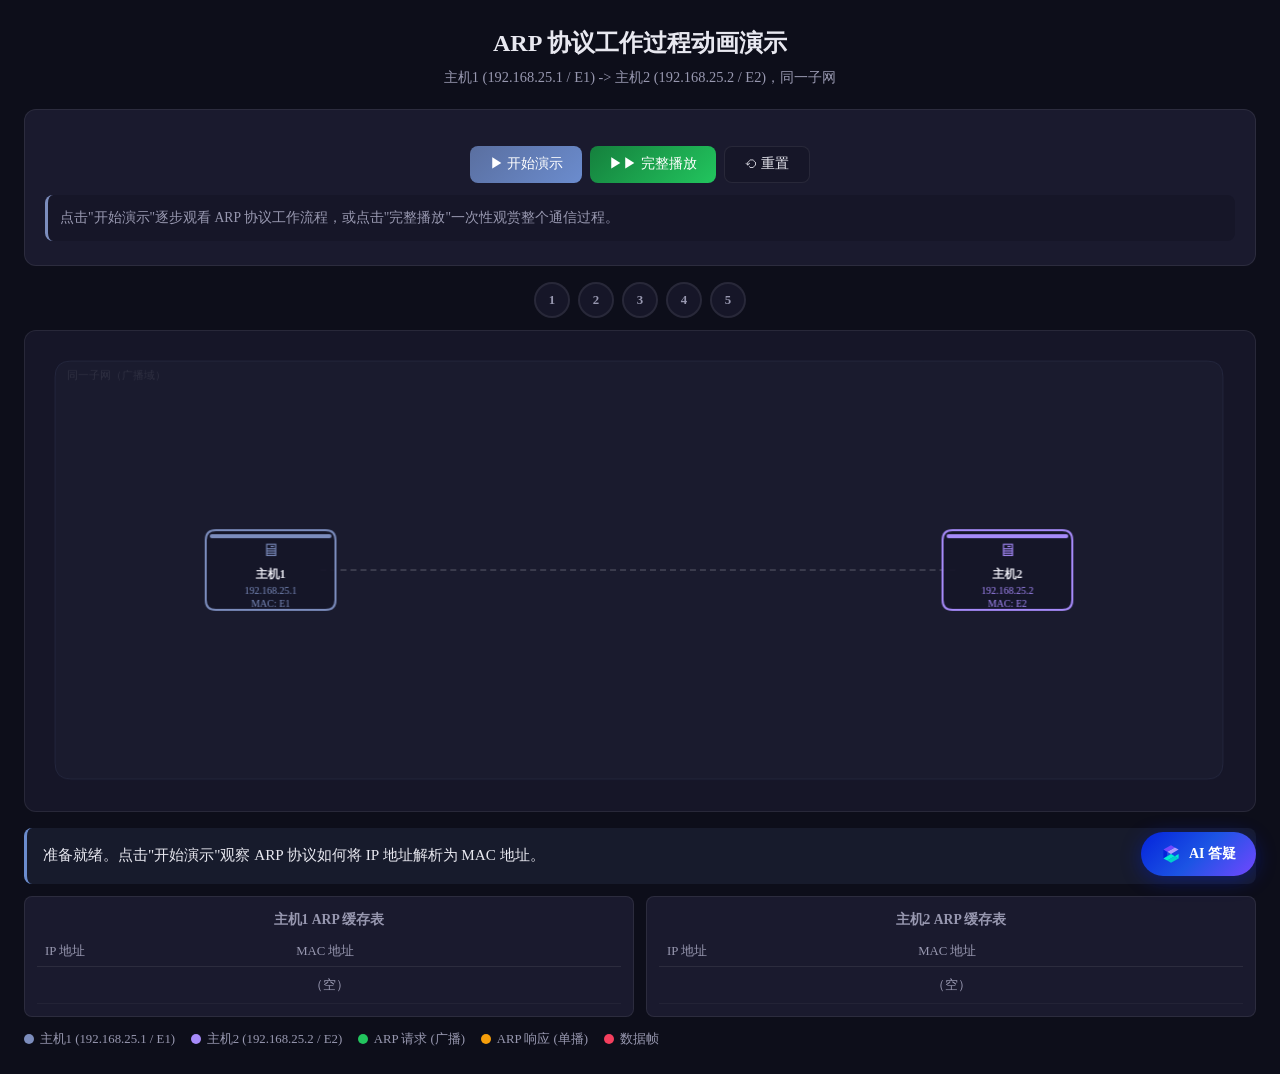
<file: public/resources/arp-protocol.html>
<!DOCTYPE html>
<html lang="zh-CN">
<head>
  <meta charset="UTF-8" />
  <meta name="viewport" content="width=device-width, initial-scale=1.0" />
  <title>ARP 协议工作过程动画演示</title>
  <style>
    :root {
      --bg: #0d0e1a;
      --surface: #161628;
      --card: #1a1a2e;
      --text: #e8e8f0;
      --muted: #9898b0;
      --accent: #7c8dbd;
      --accent2: #6b8cce;
      --success: #22c55e;
      --warning: #f59e0b;
      --error: #f43f5e;
      --border: rgba(255,255,255,0.08);
    }
    * { box-sizing: border-box; margin: 0; padding: 0; }
    body {
      font-family: 'SimSun', 'STSong', serif;
      background: var(--bg);
      color: var(--text);
      line-height: 1.6;
      padding: 1.5rem;
      min-height: 100vh;
    }
    h1 { text-align: center; margin-bottom: 0.2rem; font-size: 1.5rem; }
    .subtitle { text-align: center; color: var(--muted); margin-bottom: 1.25rem; font-size: 0.9rem; }
    .panel {
      background: var(--card);
      border: 1px solid var(--border);
      border-radius: 12px;
      padding: 1.25rem;
      margin-bottom: 1rem;
    }
    .btn-group {
      display: flex;
      flex-wrap: wrap;
      gap: 0.5rem;
      margin-top: 1rem;
      justify-content: center;
    }
    button {
      background: var(--surface);
      border: 1px solid var(--border);
      color: var(--text);
      padding: 0.55rem 1.2rem;
      border-radius: 8px;
      cursor: pointer;
      font-size: 0.85rem;
      transition: all 0.15s ease;
      font-family: inherit;
    }
    button:hover { border-color: var(--accent); color: var(--accent); }
    button.primary {
      background: linear-gradient(135deg, #5a6fa0 0%, #6b8cce 100%);
      border: none;
      color: #fff;
    }
    button.primary:hover { filter: brightness(1.1); }
    button:disabled { opacity: 0.5; cursor: not-allowed; }
    button.success {
      background: linear-gradient(135deg, #15803d 0%, #22c55e 100%);
      border: none;
      color: #fff;
    }
    button.success:hover { filter: brightness(1.1); }
    .algo-desc {
      color: var(--muted);
      font-size: 0.85rem;
      margin: 0.75rem 0 0.25rem;
      padding: 0.75rem;
      background: var(--surface);
      border-radius: 8px;
      border-left: 3px solid var(--accent);
    }
    .canvas-wrap {
      position: relative;
      background: var(--surface);
      border: 1px solid var(--border);
      border-radius: 12px;
      overflow: hidden;
      min-height: 480px;
      margin-bottom: 1rem;
    }
    canvas { display: block; width: 100%; height: 480px; }
    .step-desc {
      margin: 0.5rem 0;
      font-size: 0.95rem;
      color: var(--text);
      background: rgba(108, 140, 206, 0.1);
      border-left: 3px solid var(--accent2);
      padding: 0.85rem 1rem;
      border-radius: 8px;
      line-height: 1.7;
      min-height: 3.5rem;
      transition: all 0.2s ease;
    }
    .step-desc .highlight { color: var(--success); font-weight: bold; }
    .step-desc .warn { color: var(--warning); font-weight: bold; }
    .step-desc .accent { color: var(--accent2); font-weight: bold; }
    .explanation {
      margin-top: 0.5rem;
      font-size: 0.85rem;
      color: var(--text);
      background: rgba(34,197,94,0.08);
      border-left: 3px solid var(--success);
      padding: 0.75rem 1rem;
      border-radius: 8px;
      line-height: 1.6;
    }
    .explanation h4 { color: var(--success); margin-bottom: 0.5rem; font-size: 0.9rem; }
    .explanation ol { margin-left: 1.2rem; color: var(--muted); }
    .explanation li { margin-bottom: 0.25rem; }
    .step-desc .green { color: var(--success); font-weight: bold; }
    .step-desc .ac { color: var(--accent2); font-weight: bold; }
    .cache-panel {
      display: grid;
      grid-template-columns: 1fr 1fr;
      gap: 0.75rem;
      margin: 0.75rem 0;
    }
    .cache-box {
      background: var(--card);
      border: 1px solid var(--border);
      border-radius: 8px;
      padding: 0.75rem;
    }
    .cache-box h4 {
      font-size: 0.85rem;
      color: var(--muted);
      margin-bottom: 0.4rem;
      text-align: center;
    }
    .cache-table {
      width: 100%;
      border-collapse: collapse;
      font-size: 0.8rem;
    }
    .cache-table th {
      color: var(--muted);
      font-weight: normal;
      padding: 0.25rem 0.5rem;
      text-align: left;
      border-bottom: 1px solid var(--border);
    }
    .cache-table td {
      padding: 0.25rem 0.5rem;
      border-bottom: 1px solid rgba(255,255,255,0.04);
    }
    .cache-table .entry-new {
      color: var(--success);
      font-weight: bold;
      animation: pulse-green 1s ease infinite;
    }
    .cache-table .entry-miss {
      color: var(--error);
    }
    @keyframes pulse-green {
      0%, 100% { opacity: 1; }
      50% { opacity: 0.5; }
    }
    .legend {
      display: flex;
      flex-wrap: wrap;
      gap: 1rem;
      font-size: 0.8rem;
      color: var(--muted);
      margin-top: 0.5rem;
    }
    .legend span { display: flex; align-items: center; gap: 0.35rem; }
    .dot { width: 10px; height: 10px; border-radius: 50%; display: inline-block; }
    .step-indicators {
      display: flex;
      justify-content: center;
      gap: 0.5rem;
      margin: 0.75rem 0;
    }
    .step-dot {
      width: 36px;
      height: 36px;
      border-radius: 50%;
      display: flex;
      align-items: center;
      justify-content: center;
      font-size: 0.8rem;
      font-weight: bold;
      background: var(--surface);
      border: 2px solid var(--border);
      color: var(--muted);
      transition: all 0.3s ease;
    }
    .step-dot.active {
      border-color: var(--accent2);
      color: var(--accent2);
      background: rgba(108, 140, 206, 0.15);
    }
    .step-dot.done {
      border-color: var(--success);
      color: var(--success);
      background: rgba(34, 197, 94, 0.15);
    }
    @media (max-width: 720px) {
      body { padding: 0.75rem; }
      canvas { height: 380px; }
      .cache-panel { grid-template-columns: 1fr; }
    }
  </style>
</head>
<body>
  <h1>ARP 协议工作过程动画演示</h1>
  <p class="subtitle">主机1 (192.168.25.1 / E1) -> 主机2 (192.168.25.2 / E2)，同一子网</p>

  <div class="panel">
    <div class="btn-group">
      <button class="primary" onclick="startAnimation()">▶ 开始演示</button>
      <button class="success" onclick="autoPlay()">▶▶ 完整播放</button>
      <button onclick="resetAll()">⟲ 重置</button>
    </div>
    <div id="algoDesc" class="algo-desc">
      点击"开始演示"逐步观看 ARP 协议工作流程，或点击"完整播放"一次性观赏整个通信过程。
    </div>
  </div>

  <div class="step-indicators" id="stepIndicators">
    <div class="step-dot" data-step="0">1</div>
    <div class="step-dot" data-step="1">2</div>
    <div class="step-dot" data-step="2">3</div>
    <div class="step-dot" data-step="3">4</div>
    <div class="step-dot" data-step="4">5</div>
  </div>

  <div class="canvas-wrap">
    <canvas id="mainCanvas"></canvas>
  </div>

  <div class="step-desc" id="stepDesc">
    准备就绪。点击"开始演示"观察 ARP 协议如何将 IP 地址解析为 MAC 地址。
  </div>

  <div class="cache-panel">
    <div class="cache-box">
      <h4>主机1 ARP 缓存表</h4>
      <table class="cache-table">
        <thead><tr><th>IP 地址</th><th>MAC 地址</th></tr></thead>
        <tbody id="cache1Body">
          <tr><td colspan="2" style="color:var(--muted);text-align:center;padding:0.5rem">（空）</td></tr>
        </tbody>
      </table>
    </div>
    <div class="cache-box">
      <h4>主机2 ARP 缓存表</h4>
      <table class="cache-table">
        <thead><tr><th>IP 地址</th><th>MAC 地址</th></tr></thead>
        <tbody id="cache2Body">
          <tr><td colspan="2" style="color:var(--muted);text-align:center;padding:0.5rem">（空）</td></tr>
        </tbody>
      </table>
    </div>
  </div>

  <div class="legend">
    <span><span class="dot" style="background:#7c8dbd"></span> 主机1 (192.168.25.1 / E1)</span>
    <span><span class="dot" style="background:#a78bfa"></span> 主机2 (192.168.25.2 / E2)</span>
    <span><span class="dot" style="background:#22c55e"></span> ARP 请求 (广播)</span>
    <span><span class="dot" style="background:#f59e0b"></span> ARP 响应 (单播)</span>
    <span><span class="dot" style="background:#f43f5e"></span> 数据帧</span>
  </div>

  <div class="explanation" id="explanation" style="display:none"></div>

  <script>
    const canvas = document.getElementById('mainCanvas')
    const ctx = canvas.getContext('2d')
    let animId = null
    let currentStep = -1
    let isPlaying = false
    let timeoutId = null

    const HOST1 = { x: 0, y: 0, label: '主机1', ip: '192.168.25.1', mac: 'E1', color: '#7c8dbd' }
    const HOST2 = { x: 0, y: 0, label: '主机2', ip: '192.168.25.2', mac: 'E2', color: '#a78bfa' }

    const steps = [
      {
        title: '步骤1：查询 ARP 缓存',
        desc: '主机1 想要向 主机2（<span class="ac">192.168.25.2</span>）发送数据，<br>首先检查本机 <b>ARP 缓存表</b>中是否有主机2的 MAC 地址。<br><br>▸ 当前缓存中 <span class="warn">未找到</span> 主机2的 MAC 地址（缓存未命中）。',
        draw: function(progress) { drawTopology(); drawArpQuery(progress); }
      },
      {
        title: '步骤2：广播 ARP 请求',
        desc: '主机1 构造一个 <b>ARP 请求包</b>，包含：<br>• 发送方 IP 与 MAC：<span class="green">192.168.25.1 / E1</span><br>• 目标 IP（被询问者）：<span class="ac">192.168.25.2</span><br>• 目标 MAC：未知（填 0）<br><br>▸ 将该 ARP 请求 <span class="warn">广播</span> 到整个局域网（FF:FF:FF:FF:FF:FF），<br>  询问"<b>谁的 IP 是 192.168.25.2？请告诉我你的 MAC 地址</b>"',
        draw: function(progress) { drawTopology(); drawArpBroadcast(progress); }
      },
      {
        title: '步骤3：主机2 回应 ARP 响应',
        desc: '局域网中所有主机都收到了该广播，但只有 <span class="ac">主机2（192.168.25.2）</span> 匹配目标 IP。<br><br>主机2 向 主机1 发送 <b>ARP 响应包</b>（单播），包含：<br>• 发送方 IP 与 MAC：<span class="green">192.168.25.2 / E2</span><br>• 目标 MAC：<span class="ac">E1</span>（主机1）<br><br>▸ 主机1 收到响应后，从中提取出主机2的 MAC 地址 <b>E2</b>，<br>  并将其存入本机 ARP 缓存表。',
        draw: function(progress) { drawTopology(); drawArpResponse(progress); }
      },
      {
        title: '步骤4：发送数据帧',
        desc: '主机1 现在已获得主机2的 MAC 地址 <b>E2</b>。<br><br>▸ 将 <b>E2</b> 填入 MAC 帧的目标地址字段，封装数据，<br>  向主机2发送数据帧。<br><br>主机2 收到数据后，也可将主机1的 IP 与 MAC 地址存入自己的 ARP 缓存，<br>方便后续通信。',
        draw: function(progress) { drawTopology(); drawDataFrame(progress); }
      },
      {
        title: '步骤5：通信完成',
        desc: '主机1 -> 主机2 的整个 ARP 解析过程完成。<br><br><b>总结：</b><br>1. 查缓存 -> 未命中<br>2. 广播 ARP 请求 -> "谁的 IP 是 192.168.25.2？"<br>3. 主机2 回复 ARP 响应 -> "我是，我的 MAC 是 E2"<br>4. 主机1 更新缓存，发送数据<br><br>▸ 以后再向主机2发数据时，可直接从 <b>ARP 缓存</b> 中找到 E2，无需再次广播。',
        draw: function(progress) { drawTopology(); drawDone(); }
      }
    ]

    function resize() {
      const rect = canvas.parentElement.getBoundingClientRect()
      canvas.width = rect.width * window.devicePixelRatio
      canvas.height = rect.height * window.devicePixelRatio
      ctx.scale(window.devicePixelRatio, window.devicePixelRatio)

      const w = canvas.getBoundingClientRect().width
      const h = canvas.getBoundingClientRect().height
      HOST1.x = w * 0.2
      HOST1.y = h * 0.5
      HOST2.x = w * 0.8
      HOST2.y = h * 0.5

      if (currentStep >= 0) {
        steps[currentStep].draw(1)
      } else {
        drawTopology()
      }
    }
    window.addEventListener('resize', resize)

    function drawTopology() {
      const w = canvas.getBoundingClientRect().width
      const h = canvas.getBoundingClientRect().height
      ctx.clearRect(0, 0, w, h)

      ctx.fillStyle = 'rgba(124, 141, 189, 0.04)'
      ctx.strokeStyle = 'rgba(124, 141, 189, 0.12)'
      ctx.lineWidth = 1
      const margin = 30
      roundRect(ctx, margin, margin, w - margin * 2, h - margin * 2, 16)
      ctx.fill()
      ctx.stroke()

      ctx.fillStyle = 'rgba(255,255,255,0.1)'
      ctx.font = '11px "SimSun", "STSong", serif'
      ctx.textAlign = 'left'
      ctx.fillText('同一子网（广播域）', margin + 12, margin + 18)

      ctx.strokeStyle = 'rgba(255,255,255,0.15)'
      ctx.lineWidth = 2
      ctx.setLineDash([6, 4])
      ctx.beginPath()
      ctx.moveTo(HOST1.x + 50, HOST1.y)
      ctx.lineTo(HOST2.x - 50, HOST2.y)
      ctx.stroke()
      ctx.setLineDash([])

      drawHost(HOST1.x, HOST1.y, HOST1.label, HOST1.ip, HOST1.mac, HOST1.color)
      drawHost(HOST2.x, HOST2.y, HOST2.label, HOST2.ip, HOST2.mac, HOST2.color)
    }

    function drawHost(x, y, label, ip, mac, color) {
      const boxW = 130
      const boxH = 80
      const radius = 10

      ctx.fillStyle = 'rgba(22,22,40,0.9)'
      ctx.strokeStyle = color
      ctx.lineWidth = 2
      roundRect(ctx, x - boxW/2, y - boxH/2, boxW, boxH, radius)
      ctx.fill()
      ctx.stroke()

      ctx.fillStyle = color
      roundRect(ctx, x - boxW/2 + 4, y - boxH/2 + 4, boxW - 8, 4, 2)
      ctx.fill()

      ctx.fillStyle = color
      ctx.font = '18px sans-serif'
      ctx.textAlign = 'center'
      ctx.fillText('🖥', x, y - 14)

      ctx.fillStyle = '#e8e8f0'
      ctx.font = 'bold 12px "SimSun", "STSong", serif'
      ctx.fillText(label, x, y + 8)

      ctx.fillStyle = color
      ctx.font = '10px "SimSun", "STSong", serif'
      ctx.fillText(ip, x, y + 24)
      ctx.fillText('MAC: ' + mac, x, y + 37)
    }

    function drawArpQuery(progress) {
      const w = canvas.getBoundingClientRect().width
      const x = HOST1.x
      const y = HOST1.y - 70

      if (progress < 0.5) {
        const p = progress / 0.5
        ctx.fillStyle = 'rgba(108, 140, 206, 0.2)'
        ctx.beginPath()
        ctx.arc(x, y, 14 + 6 * Math.sin(p * Math.PI), 0, Math.PI * 2)
        ctx.fill()

        ctx.fillStyle = '#6b8cce'
        ctx.font = '14px sans-serif'
        ctx.textAlign = 'center'
        ctx.fillText('🔍', x, y + 5)
      } else {
        const p = (progress - 0.5) / 0.5
        ctx.fillStyle = 'rgba(245, 158, 11, 0.2)'
        ctx.beginPath()
        ctx.arc(x, y, 14 + 6 * Math.sin(p * Math.PI), 0, Math.PI * 2)
        ctx.fill()

        ctx.fillStyle = '#f59e0b'
        ctx.font = '12px "SimSun", "STSong", serif'
        ctx.textAlign = 'center'
        ctx.fillText('✗ 未命中', x, y + 5)
      }
    }

    function drawArpBroadcast(progress) {
      const w = canvas.getBoundingClientRect().width
      const h = canvas.getBoundingClientRect().height

      const maxR = Math.sqrt(w * w + h * h) * 0.5
      const r = 20 + (maxR - 20) * Math.min(1, progress * 1.5)

      ctx.strokeStyle = 'rgba(34, 197, 94, 0.3)'
      ctx.lineWidth = 3
      ctx.beginPath()
      ctx.arc(HOST1.x, HOST1.y, r, 0, Math.PI * 2)
      ctx.stroke()

      if (progress > 0.3) {
        const r2 = 20 + (maxR - 20) * Math.min(1, (progress - 0.3) * 1.5)
        ctx.strokeStyle = 'rgba(34, 197, 94, 0.15)'
        ctx.beginPath()
        ctx.arc(HOST1.x, HOST1.y, r2, 0, Math.PI * 2)
        ctx.stroke()
      }

      if (progress < 1) {
        const tx = HOST1.x + (HOST2.x - HOST1.x) * Math.min(1, progress * 1.2)
        const ty = HOST1.y - 10

        ctx.fillStyle = 'rgba(34, 197, 94, 0.85)'
        roundRect(ctx, tx - 42, ty - 12, 84, 24, 6)
        ctx.fill()

        ctx.fillStyle = '#fff'
        ctx.font = 'bold 11px "SimSun", "STSong", sans-serif'
        ctx.textAlign = 'center'
        ctx.fillText('ARP 请求（广播）', tx, ty + 4)
      }

      if (progress > 0.6) {
        const px = HOST1.x + (HOST2.x - HOST1.x) * 0.3
        const py = HOST1.y - 80

        ctx.fillStyle = 'rgba(13,14,26,0.92)'
        ctx.strokeStyle = 'rgba(34, 197, 94, 0.4)'
        ctx.lineWidth = 1
        roundRect(ctx, px - 90, py - 15, 180, 60, 6)
        ctx.fill()
        ctx.stroke()

        ctx.fillStyle = '#22c55e'
        ctx.font = 'bold 10px "SimSun", "STSong", serif'
        ctx.textAlign = 'left'
        ctx.fillText('ARP 请求包内容:', px - 80, py + 1)
        ctx.fillStyle = '#e8e8f0'
        ctx.font = '9px "SimSun", "STSong", serif'
        ctx.fillText('发送端 MAC: E1    发送端 IP: 192.168.25.1', px - 80, py + 16)
        ctx.fillText('目标 MAC: 00:00:00:00:00:00', px - 80, py + 30)
        ctx.fillStyle = '#f59e0b'
        ctx.fillText('目标 IP: 192.168.25.2（询问谁有此 IP）', px - 80, py + 44)
      }

      ctx.fillStyle = 'rgba(34, 197, 94, 0.08)'
      ctx.font = '10px "SimSun", "STSong", serif'
      ctx.textAlign = 'center'
      ctx.fillText('广播地址: FF:FF:FF:FF:FF:FF', w/2, h - 20)
    }

    function drawArpResponse(progress) {
      const w = canvas.getBoundingClientRect().width
      const h = canvas.getBoundingClientRect().height

      if (progress < 0.7) {
        const p = Math.min(1, progress / 0.7)
        const tx = HOST2.x - (HOST2.x - HOST1.x) * p
        const ty = HOST2.y + 10

        ctx.fillStyle = 'rgba(245, 158, 11, 0.85)'
        roundRect(ctx, tx - 42, ty - 12, 84, 24, 6)
        ctx.fill()

        ctx.fillStyle = '#fff'
        ctx.font = 'bold 11px "SimSun", "STSong", sans-serif'
        ctx.textAlign = 'center'
        ctx.fillText('ARP 响应（单播）', tx, ty + 4)

        const arrowStart = HOST2.x - 50
        const arrowEnd = HOST1.x + 50
        const ax = arrowStart + (arrowEnd - arrowStart) * p
        if (p > 0.05) {
          ctx.strokeStyle = 'rgba(245, 158, 11, 0.5)'
          ctx.lineWidth = 2
          ctx.beginPath()
          const ayStart = HOST2.y + 24
          const ayEnd = HOST2.y + 24
          ctx.moveTo(arrowStart, ayStart)
          ctx.lineTo(ax, ayEnd)
          ctx.stroke()
          if (p < 0.95) {
            ctx.beginPath()
            ctx.moveTo(ax, ayEnd - 4)
            ctx.lineTo(ax + 8, ayEnd)
            ctx.lineTo(ax, ayEnd + 4)
            ctx.closePath()
            ctx.fillStyle = 'rgba(245, 158, 11, 0.5)'
            ctx.fill()
          }
        }
      } else {
        const p = (progress - 0.7) / 0.3
        const x = HOST1.x
        const y = HOST1.y - 70

        ctx.fillStyle = 'rgba(34, 197, 94, 0.2)'
        ctx.beginPath()
        ctx.arc(x, y, 14 + 4 * Math.sin(p * Math.PI * 2), 0, Math.PI * 2)
        ctx.fill()

        ctx.fillStyle = '#22c55e'
        ctx.font = 'bold 10px "SimSun", "STSong", serif'
        ctx.textAlign = 'center'
        ctx.fillText('✓ 已缓存 E2', x, y + 4)
      }

      if (progress > 0.2) {
        const px = HOST1.x + (HOST2.x - HOST1.x) * 0.6
        const py = HOST2.y + 45

        ctx.fillStyle = 'rgba(13,14,26,0.92)'
        ctx.strokeStyle = 'rgba(245, 158, 11, 0.4)'
        ctx.lineWidth = 1
        roundRect(ctx, px - 90, py - 15, 180, 60, 6)
        ctx.fill()
        ctx.stroke()

        ctx.fillStyle = '#f59e0b'
        ctx.font = 'bold 10px "SimSun", "STSong", serif'
        ctx.textAlign = 'left'
        ctx.fillText('ARP 响应包内容:', px - 80, py + 1)
        ctx.fillStyle = '#e8e8f0'
        ctx.font = '9px "SimSun", "STSong", serif'
        ctx.fillText('发送端 MAC: E2    发送端 IP: 192.168.25.2', px - 80, py + 16)
        ctx.fillStyle = '#22c55e'
        ctx.fillText('目标 MAC: E1（回应主机1）', px - 80, py + 30)
        ctx.fillText('▸ 我就是 192.168.25.2，我的 MAC 是 E2', px - 80, py + 44)
      }
    }

    function drawDataFrame(progress) {
      const w = canvas.getBoundingClientRect().width
      const h = canvas.getBoundingClientRect().height

      const p = Math.min(1, progress / 0.8)
      const tx = HOST1.x + (HOST2.x - HOST1.x) * p
      const ty = HOST1.y

      ctx.fillStyle = 'rgba(244, 63, 94, 0.85)'
      roundRect(ctx, tx - 40, ty - 14, 80, 28, 6)
      ctx.fill()

      ctx.fillStyle = '#fff'
      ctx.font = 'bold 11px "SimSun", "STSong", sans-serif'
      ctx.textAlign = 'center'
      ctx.fillText('数据帧 -> E2', tx, ty + 5)

      if (p > 0.1) {
        ctx.strokeStyle = 'rgba(244, 63, 94, 0.4)'
        ctx.lineWidth = 2
        ctx.beginPath()
        ctx.moveTo(HOST1.x + 50, ty + 30)
        ctx.lineTo(HOST1.x + (HOST2.x - HOST1.x) * p, ty + 30)
        ctx.stroke()

        const ax = HOST1.x + (HOST2.x - HOST1.x) * p
        ctx.beginPath()
        ctx.moveTo(ax, ty + 22)
        ctx.lineTo(ax + 10, ty + 30)
        ctx.lineTo(ax, ty + 38)
        ctx.closePath()
        ctx.fillStyle = 'rgba(244, 63, 94, 0.4)'
        ctx.fill()
      }

      if (progress > 0.3) {
        const px = HOST1.x + (HOST2.x - HOST1.x) * 0.4
        const py = HOST1.y + 55

        ctx.fillStyle = 'rgba(13,14,26,0.92)'
        ctx.strokeStyle = 'rgba(244, 63, 94, 0.3)'
        ctx.lineWidth = 1
        roundRect(ctx, px - 90, py - 15, 180, 50, 6)
        ctx.fill()
        ctx.stroke()

        ctx.fillStyle = '#f43f5e'
        ctx.font = 'bold 10px "SimSun", "STSong", serif'
        ctx.textAlign = 'left'
        ctx.fillText('MAC 帧:', px - 80, py + 1)
        ctx.fillStyle = '#e8e8f0'
        ctx.font = '9px "SimSun", "STSong", serif'
        ctx.fillText('目标 MAC（主机2）: E2', px - 80, py + 16)
        ctx.fillText('源 MAC（主机1）: E1', px - 80, py + 30)
      }
    }

    function drawDone() {
      const w = canvas.getBoundingClientRect().width
      const h = canvas.getBoundingClientRect().height

      ctx.fillStyle = 'rgba(34, 197, 94, 0.08)'
      ctx.font = 'bold 22px "SimSun", "STSong", sans-serif'
      ctx.textAlign = 'center'
      ctx.fillText('✓ 通信建立完成', w/2, 60)

      ctx.fillStyle = 'rgba(255,255,255,0.15)'
      ctx.font = '13px "SimSun", "STSong", serif'
      ctx.fillText('主机1 已获得主机2 的 MAC 地址 E2，可直接发送数据', w/2, 86)
      ctx.fillText('ARP 缓存也已更新，后续通信无需再次广播', w/2, 106)

      ctx.strokeStyle = 'rgba(34, 197, 94, 0.3)'
      ctx.lineWidth = 3
      ctx.setLineDash([])
      ctx.beginPath()
      ctx.moveTo(HOST1.x + 50, HOST1.y)
      ctx.lineTo(HOST2.x - 50, HOST2.y)
      ctx.stroke()

      ctx.fillStyle = 'rgba(34, 197, 94, 0.5)'
      ctx.font = '11px "SimSun", "STSong", sans-serif'
      ctx.textAlign = 'center'
      const midX = (HOST1.x + HOST2.x) / 2
      ctx.fillText('TCP/IP 数据传输中...', midX, HOST1.y - 16)
    }

    function roundRect(ctx, x, y, w, h, r) {
      ctx.beginPath()
      ctx.moveTo(x + r, y)
      ctx.lineTo(x + w - r, y)
      ctx.quadraticCurveTo(x + w, y, x + w, y + r)
      ctx.lineTo(x + w, y + h - r)
      ctx.quadraticCurveTo(x + w, y + h, x + w - r, y + h)
      ctx.lineTo(x + r, y + h)
      ctx.quadraticCurveTo(x, y + h, x, y + h - r)
      ctx.lineTo(x, y + r)
      ctx.quadraticCurveTo(x, y, x + r, y)
      ctx.closePath()
    }

    function updateCache(stepIndex) {
      const c1 = document.getElementById('cache1Body')
      const c2 = document.getElementById('cache2Body')

      if (stepIndex === 0) {
        c1.innerHTML = '<tr><td style="color:var(--muted);padding:0.3rem 0.5rem">192.168.25.2</td><td class="entry-miss">查找中...</td></tr>'
        c2.innerHTML = '<tr><td colspan="2" style="color:var(--muted);text-align:center;padding:0.3rem">（空）</td></tr>'
      } else if (stepIndex === 1) {
        c1.innerHTML = '<tr><td style="color:var(--muted);padding:0.3rem 0.5rem">192.168.25.2</td><td class="entry-miss">未命中</td></tr>'
        c2.innerHTML = '<tr><td colspan="2" style="color:var(--muted);text-align:center;padding:0.3rem">（空）</td></tr>'
      } else if (stepIndex === 2) {
        c1.innerHTML = '<tr><td style="color:var(--muted);padding:0.3rem 0.5rem">192.168.25.2</td><td class="entry-new">E2 ✓</td></tr>'
        c2.innerHTML = '<tr><td colspan="2" style="color:var(--muted);text-align:center;padding:0.3rem">（空）</td></tr>'
      } else if (stepIndex >= 3) {
        c1.innerHTML = '<tr><td style="color:var(--muted);padding:0.3rem 0.5rem">192.168.25.2</td><td style="color:var(--success);padding:0.3rem 0.5rem;font-weight:bold">E2</td></tr>'
        c2.innerHTML = '<tr><td style="color:var(--muted);padding:0.3rem 0.5rem">192.168.25.1</td><td style="color:var(--success);padding:0.3rem 0.5rem;font-weight:bold">E1</td></tr>'
      }
    }

    function goToStep(stepIndex) {
      if (animId) cancelAnimationFrame(animId)
      if (timeoutId) clearTimeout(timeoutId)
      currentStep = stepIndex

      document.querySelectorAll('.step-dot').forEach(dot => {
        const s = parseInt(dot.dataset.step)
        dot.classList.toggle('active', s === stepIndex)
        dot.classList.toggle('done', s < stepIndex)
      })

      document.getElementById('stepDesc').innerHTML =
        '<b>' + steps[stepIndex].title + '</b><br>' + steps[stepIndex].desc

      updateCache(stepIndex)

      const startTime = Date.now()
      const duration = 1200

      function animate() {
        const elapsed = Date.now() - startTime
        const progress = Math.min(1, elapsed / duration)
        ctx.clearRect(0, 0, canvas.getBoundingClientRect().width, canvas.getBoundingClientRect().height)
        steps[stepIndex].draw(progress)
        if (progress < 1) {
          animId = requestAnimationFrame(animate)
        } else {
          animId = null
          ctx.clearRect(0, 0, canvas.getBoundingClientRect().width, canvas.getBoundingClientRect().height)
          steps[stepIndex].draw(1)
        }
      }
      resize()
      animate()
    }

    function startAnimation() {
      if (isPlaying) return
      if (currentStep < 0) {
        currentStep = 0
      } else if (currentStep >= steps.length - 1) {
        return
      } else {
        currentStep++
      }
      goToStep(currentStep)
    }

    function autoPlay() {
      if (isPlaying) return
      isPlaying = true
      currentStep = -1

      function playNext() {
        currentStep++
        if (currentStep >= steps.length) {
          isPlaying = false
          document.getElementById('explanation').style.display = 'block'
          document.getElementById('explanation').innerHTML =
            '<h4>ARP 协议完整工作过程</h4>' +
            '<ol>' +
            '<li>主机1 查 ARP 缓存，未找到主机2（<b>192.168.25.2</b>）的 MAC 地址</li>' +
            '<li>主机1 广播 <span class="highlight">ARP 请求</span>："谁的 IP 是 192.168.25.2？请回复"</li>' +
            '<li>主机2 收到后，单播回复 <span class="highlight">ARP 响应</span>："我的 MAC 地址是 E2"</li>' +
            '<li>主机1 更新 ARP 缓存，将 E2 填入 MAC 帧目标地址，发送数据</li>' +
            '</ol>' +
            '<p><b>关键点：</b>ARP 实现了 IP 地址到 MAC 地址的解析，<br>' +
            '同一子网内通信时，数据链路层依赖 MAC 地址来寻址。</p>'
          return
        }
        goToStep(currentStep)
        timeoutId = setTimeout(playNext, 2500)
      }
      playNext()
    }

    function resetAll() {
      if (animId) cancelAnimationFrame(animId)
      if (timeoutId) clearTimeout(timeoutId)
      isPlaying = false
      currentStep = -1

      document.querySelectorAll('.step-dot').forEach(dot => {
        dot.classList.remove('active', 'done')
      })

      document.getElementById('stepDesc').textContent =
        '准备就绪。点击"开始演示"观察 ARP 协议如何将 IP 地址解析为 MAC 地址。'
      document.getElementById('cache1Body').innerHTML =
        '<tr><td colspan="2" style="color:var(--muted);text-align:center;padding:0.3rem">（空）</td></tr>'
      document.getElementById('cache2Body').innerHTML =
        '<tr><td colspan="2" style="color:var(--muted);text-align:center;padding:0.3rem">（空）</td></tr>'
      document.getElementById('explanation').style.display = 'none'
      document.getElementById('explanation').innerHTML = ''

      resize()
      drawTopology()
    }

    resize()
    drawTopology()
  </script>

<!-- AI 答疑悬浮按钮 -->
<button class="ai-float-btn" onclick="toggleAiPanel()">
  <svg width="20" height="20" viewBox="0 0 1024 1024">
    <path d="M122.281 287v450L317.15 624.5v-225z" fill="#0423DB"/>
    <path d="M317.15 399.5v225L512 512z" fill="#1C54E4"/>
    <path d="M512 512L317.15 399.5l389.625-225.131L901.719 287z" fill="#AB9BFF"/>
    <path d="M317.15 399.5L122.281 287 512 62l194.775 112.369z" fill="#7347FF"/>
    <path d="M901.719 737L512 962 317.15 849.5l389.7-225z" fill="#00CFCA"/>
    <path d="M706.85 624.5L901.719 512v225z m-389.7 225L122.281 737 512 512l194.85 112.5z" fill="#00EBD2"/>
  </svg>
  <span>AI 答疑</span>
</button>

<!-- AI 面板 -->
<div class="ai-panel" id="aiPanel">
  <div class="ai-panel-header">
    <span>AI 助手</span>
    <button class="ai-close" onclick="toggleAiPanel()">×</button>
  </div>
  <div class="ai-messages" id="aiMessages">
    <div class="ai-welcome">
      <p>你好！我是 AI 刷题助手。</p>
      <p>当前页面讲解的是 <strong>ARP 协议工作过程</strong>，包括 ARP 请求广播、单播响应、MAC 地址解析等。</p>
      <p>你可以问我任何相关问题，比如：</p>
      <ul>
        <li>什么是 ARP 协议？</li>
        <li>ARP 请求为什么是广播？</li>
        <li>ARP 和 DNS 的区别是什么？</li>
      </ul>
    </div>
  </div>
  <div class="ai-input-area">
    <input type="text" id="aiInput" placeholder="输入问题，按 Enter 发送..." onkeydown="handleAiKeyDown(event)" />
    <button onclick="sendAiMessage()">发送</button>
  </div>
</div>

<style>
.ai-float-btn {
  position: fixed;
  bottom: 24px;
  right: 24px;
  background: linear-gradient(135deg, #0423DB 0%, #1C54E4 50%, #7347FF 100%);
  border: none;
  border-radius: 28px;
  padding: 12px 20px;
  color: #fff;
  cursor: pointer;
  display: flex;
  align-items: center;
  gap: 8px;
  font-size: 14px;
  font-weight: 600;
  box-shadow: 0 4px 20px rgba(4, 33, 219, 0.4);
  transition: all 0.2s ease;
  z-index: 1000;
  font-family: inherit;
}
.ai-float-btn:hover { transform: translateY(-2px); box-shadow: 0 6px 24px rgba(4, 33, 219, 0.5); }
.ai-panel {
  position: fixed;
  bottom: 80px;
  right: 24px;
  width: 360px;
  height: 480px;
  background: #1a1a2e;
  border: 1px solid rgba(255,255,255,0.08);
  border-radius: 16px;
  display: none;
  flex-direction: column;
  overflow: hidden;
  box-shadow: 0 8px 32px rgba(0, 0, 0, 0.4);
  z-index: 1000;
}
.ai-panel.open { display: flex; }
.ai-panel-header {
  background: linear-gradient(135deg, #0423DB 0%, #1C54E4 100%);
  padding: 12px 16px;
  display: flex;
  align-items: center;
  justify-content: space-between;
  font-weight: 600;
  font-size: 14px;
  color: #fff;
}
.ai-close { background: none; border: none; color: #fff; font-size: 20px; cursor: pointer; padding: 0; line-height: 1; opacity: 0.8; }
.ai-messages { flex: 1; overflow-y: auto; padding: 12px; }
.ai-welcome { background: #161628; border-radius: 10px; padding: 12px; font-size: 13px; line-height: 1.6; color: #9898b0; }
.ai-welcome p { margin-bottom: 8px; }
.ai-welcome p:last-child { margin-bottom: 0; }
.ai-welcome strong { color: #e8e8f0; }
.ai-welcome ul { margin: 8px 0 0 16px; }
.ai-welcome li { margin-bottom: 4px; }
.ai-msg { margin-bottom: 10px; padding: 10px 12px; border-radius: 10px; font-size: 13px; line-height: 1.6; }
.ai-msg.user { background: #1e3a5f; align-self: flex-end; border-bottom-right-radius: 4px; }
.ai-msg.ai { background: #161628; align-self: flex-start; border-bottom-left-radius: 4px; }
.ai-msg.loading { color: #9898b0; font-style: italic; }
.ai-input-area { padding: 12px; border-top: 1px solid rgba(255,255,255,0.08); display: flex; gap: 8px; }
.ai-input-area input { flex: 1; padding: 8px 12px; background: #161628; border: 1px solid rgba(255,255,255,0.08); border-radius: 8px; color: #e8e8f0; font-size: 13px; font-family: inherit; }
.ai-input-area input:focus { outline: none; border-color: #3b82f6; }
.ai-input-area input::placeholder { color: #9898b0; }
.ai-input-area button { padding: 8px 16px; background: #059669; border: none; border-radius: 8px; color: #fff; font-size: 13px; cursor: pointer; font-family: inherit; }
.ai-input-area button:hover { filter: brightness(1.1); }
</style>

<script>
let aiLoading = false;
function toggleAiPanel() { document.getElementById('aiPanel').classList.toggle('open'); }
function addAiMsg(role, content, loading = false) {
  const c = document.getElementById('aiMessages');
  const d = document.createElement('div');
  d.className = 'ai-msg ' + role + (loading ? ' loading' : '');
  d.textContent = loading ? '正在思考...' : content;
  c.appendChild(d);
  c.scrollTop = c.scrollHeight;
}
async function sendAiMessage() {
  const input = document.getElementById('aiInput');
  const text = input.value.trim();
  if (!text || aiLoading) return;
  addAiMsg('user', text);
  input.value = '';
  aiLoading = true;
  addAiMsg('ai', '', true);
  try {
    const ctx = '【当前页面】ARP 协议工作过程动画演示\n\n包含 ARP 请求广播、单播响应、MAC 地址解析等过程。\n用户问题：' + text;
    const ans = await callAI(ctx);
    document.querySelectorAll('.ai-msg.ai.loading').forEach(m => m.remove());
    addAiMsg('ai', ans);
  } catch (e) {
    document.querySelectorAll('.ai-msg.ai.loading').forEach(m => m.remove());
    addAiMsg('ai', '抱歉：' + e.message);
  }
  aiLoading = false;
}
async function callAI(prompt) {
  const r = await fetch('/api/ai/config');
  const c = r.ok ? await r.json() : {};
  if (!c.apiKey) throw new Error('AI API 未配置');
  const res = await fetch('/api/ai/chat', {
    method: 'POST',
    headers: { 'Content-Type': 'application/json' },
    body: JSON.stringify({ messages: [{ role: 'user', content: prompt }], model: c.model || 'gpt-3.5-turbo' })
  });
  if (!res.ok) throw new Error('API 请求失败');
  return (await res.json()).choices[0].message.content;
}
function handleAiKeyDown(e) { if (e.key === 'Enter') { e.preventDefault(); sendAiMessage(); } }
</script>
</body>
</html>
</file>
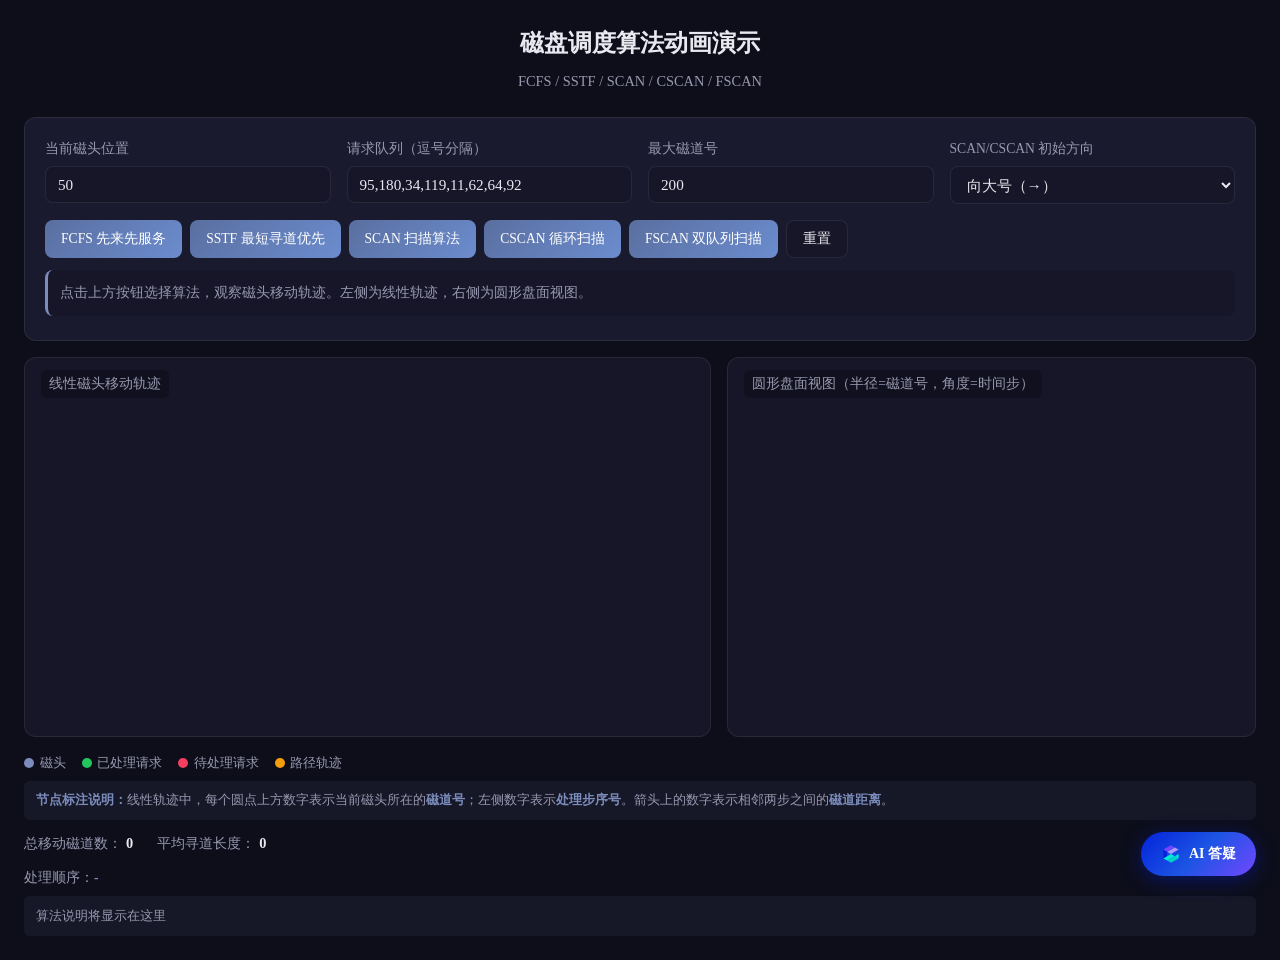
<file: public/resources/disk-scheduling.html>
<!DOCTYPE html>
<html lang="zh-CN">
<head>
  <meta charset="UTF-8" />
  <meta name="viewport" content="width=device-width, initial-scale=1.0" />
  <title>磁盘调度算法动画演示</title>
  <style>
    :root {
      --bg: #0d0e1a;
      --surface: #161628;
      --card: #1a1a2e;
      --text: #e8e8f0;
      --muted: #9898b0;
      --accent: #7c8dbd;
      --accent2: #6b8cce;
      --success: #22c55e;
      --warning: #f59e0b;
      --error: #f43f5e;
      --border: rgba(255,255,255,0.08);
    }
    * { box-sizing: border-box; margin: 0; padding: 0; }
    body {
      font-family: 'SimSun', '宋体', 'STSong', serif;
      background: var(--bg);
      color: var(--text);
      line-height: 1.6;
      padding: 1.5rem;
      min-height: 100vh;
    }
    h1 { text-align: center; margin-bottom: 0.5rem; font-size: 1.5rem; }
    .subtitle { text-align: center; color: var(--muted); margin-bottom: 1.5rem; font-size: 0.9rem; }
    .panel {
      background: var(--card);
      border: 1px solid var(--border);
      border-radius: 12px;
      padding: 1.25rem;
      margin-bottom: 1rem;
    }
    .controls {
      display: grid;
      grid-template-columns: repeat(auto-fit, minmax(180px, 1fr));
      gap: 1rem;
    }
    .field { display: flex; flex-direction: column; gap: 0.35rem; }
    .field label { font-size: 0.85rem; color: var(--muted); }
    .field input, .field select {
      background: var(--surface);
      border: 1px solid var(--border);
      border-radius: 8px;
      padding: 0.55rem 0.75rem;
      color: var(--text);
      font-size: 0.95rem;
      font-family: inherit;
    }
    .field input:focus, .field select:focus { outline: none; border-color: var(--accent); }
    .btn-group {
      display: flex;
      flex-wrap: wrap;
      gap: 0.5rem;
      margin-top: 1rem;
    }
    button {
      background: var(--surface);
      border: 1px solid var(--border);
      color: var(--text);
      padding: 0.55rem 1rem;
      border-radius: 8px;
      cursor: pointer;
      font-size: 0.85rem;
      transition: all 0.15s ease;
      font-family: inherit;
    }
    button:hover { border-color: var(--accent); color: var(--accent); }
    button.primary {
      background: linear-gradient(135deg, #5a6fa0 0%, #6b8cce 100%);
      border: none;
      color: #fff;
    }
    button.primary:hover { filter: brightness(1.1); }
    button:disabled { opacity: 0.5; cursor: not-allowed; }
    .algo-desc {
      color: var(--muted);
      font-size: 0.85rem;
      margin: 0.75rem 0 0.25rem;
      padding: 0.75rem;
      background: var(--surface);
      border-radius: 8px;
      border-left: 3px solid var(--accent);
    }
    .visuals {
      display: grid;
      grid-template-columns: 1.3fr 1fr;
      gap: 1rem;
      margin: 1rem 0;
    }
    .canvas-wrap {
      position: relative;
      background: var(--surface);
      border: 1px solid var(--border);
      border-radius: 12px;
      overflow: hidden;
      min-height: 380px;
      display: flex;
      flex-direction: column;
    }
    .canvas-title {
      position: absolute;
      top: 12px;
      left: 16px;
      font-size: 0.85rem;
      color: var(--muted);
      background: rgba(13,14,26,0.7);
      padding: 0.2rem 0.5rem;
      border-radius: 6px;
      pointer-events: none;
    }
    canvas { display: block; width: 100%; height: 360px; }
    .legend {
      display: flex;
      flex-wrap: wrap;
      gap: 1rem;
      font-size: 0.8rem;
      color: var(--muted);
      margin-top: 0.75rem;
    }
    .legend span { display: flex; align-items: center; gap: 0.35rem; }
    .dot { width: 10px; height: 10px; border-radius: 50%; }
    .status {
      display: flex;
      flex-wrap: wrap;
      gap: 1.5rem;
      font-size: 0.9rem;
      margin-top: 0.75rem;
    }
    .status span { color: var(--muted); }
    .status b { color: var(--text); margin-left: 0.25rem; }
    .sequence {
      margin-top: 0.75rem;
      font-size: 0.85rem;
      color: var(--muted);
    }
    .sequence b { color: var(--accent); }
    .formula {
      margin-top: 0.5rem;
      font-size: 0.8rem;
      color: var(--muted);
      background: rgba(124,141,189,0.08);
      padding: 0.6rem 0.75rem;
      border-radius: 6px;
    }
    .annotation {
      margin-top: 0.5rem;
      font-size: 0.8rem;
      color: var(--muted);
      background: rgba(124,141,189,0.08);
      padding: 0.6rem 0.75rem;
      border-radius: 6px;
      line-height: 1.5;
    }
    .annotation b { color: var(--accent); }
    .explanation {
      margin-top: 0.5rem;
      font-size: 0.85rem;
      color: var(--text);
      background: rgba(34,197,94,0.08);
      border-left: 3px solid var(--success);
      padding: 0.75rem 1rem;
      border-radius: 8px;
      line-height: 1.6;
    }
    .explanation h4 { color: var(--success); margin-bottom: 0.5rem; font-size: 0.9rem; }
    .explanation ol { margin-left: 1.2rem; color: var(--muted); }
    .explanation li { margin-bottom: 0.25rem; }
    .explanation .highlight { color: var(--accent); font-weight: bold; }
    @media (max-width: 900px) {
      .visuals { grid-template-columns: 1fr; }
    }
    @media (max-width: 640px) {
      body { padding: 0.75rem; }
      .controls { grid-template-columns: 1fr; }
      canvas { height: 280px; }
    }
  </style>
</head>
<body>
  <h1>磁盘调度算法动画演示</h1>
  <p class="subtitle">FCFS / SSTF / SCAN / CSCAN / FSCAN</p>

  <div class="panel">
    <div class="controls">
      <div class="field">
        <label>当前磁头位置</label>
        <input id="startHead" type="number" value="50" />
      </div>
      <div class="field">
        <label>请求队列（逗号分隔）</label>
        <input id="requests" type="text" value="95,180,34,119,11,62,64,92" />
      </div>
      <div class="field">
        <label>最大磁道号</label>
        <input id="maxCyl" type="number" value="200" />
      </div>
      <div class="field">
        <label>SCAN/CSCAN 初始方向</label>
        <select id="direction">
          <option value="right">向大号（→）</option>
          <option value="left">向小号（←）</option>
        </select>
      </div>
    </div>
    <div class="btn-group">
      <button class="primary" onclick="run('FCFS')">FCFS 先来先服务</button>
      <button class="primary" onclick="run('SSTF')">SSTF 最短寻道优先</button>
      <button class="primary" onclick="run('SCAN')">SCAN 扫描算法</button>
      <button class="primary" onclick="run('CSCAN')">CSCAN 循环扫描</button>
      <button class="primary" onclick="run('FSCAN')">FSCAN 双队列扫描</button>
      <button onclick="reset()">重置</button>
    </div>
    <div id="desc" class="algo-desc">点击上方按钮选择算法，观察磁头移动轨迹。左侧为线性轨迹，右侧为圆形盘面视图。</div>
  </div>

  <div class="visuals">
    <div class="canvas-wrap">
      <span class="canvas-title">线性磁头移动轨迹</span>
      <canvas id="diskCanvas"></canvas>
    </div>
    <div class="canvas-wrap">
      <span class="canvas-title">圆形盘面视图（半径=磁道号，角度=时间步）</span>
      <canvas id="circleCanvas"></canvas>
    </div>
  </div>

  <div class="legend">
    <span><span class="dot" style="background:#7c8dbd"></span> 磁头</span>
    <span><span class="dot" style="background:#22c55e"></span> 已处理请求</span>
    <span><span class="dot" style="background:#f43f5e"></span> 待处理请求</span>
    <span><span class="dot" style="background:#f59e0b"></span> 路径轨迹</span>
  </div>
  <div class="annotation">
    <b>节点标注说明：</b>线性轨迹中，每个圆点上方数字表示当前磁头所在的<b>磁道号</b>；左侧数字表示<b>处理步序号</b>。箭头上的数字表示相邻两步之间的<b>磁道距离</b>。
  </div>

  <div class="status">
    <span>总移动磁道数：<b id="totalMovement">0</b></span>
    <span>平均寻道长度：<b id="avgSeek">0</b></span>
  </div>
  <div class="sequence">处理顺序：<b id="sequence">-</b></div>
  <div class="formula" id="formula">算法说明将显示在这里</div>
  <div class="explanation" id="explanation" style="display:none"></div>

  <script>
    const canvas = document.getElementById('diskCanvas')
    const ctx = canvas.getContext('2d')
    const circleCanvas = document.getElementById('circleCanvas')
    const circleCtx = circleCanvas.getContext('2d')
    let animId = null
    let currentState = null

    function resize() {
      const rect = canvas.parentElement.getBoundingClientRect()
      canvas.width = rect.width * window.devicePixelRatio
      canvas.height = rect.height * window.devicePixelRatio
      ctx.scale(window.devicePixelRatio, window.devicePixelRatio)

      const cRect = circleCanvas.parentElement.getBoundingClientRect()
      circleCanvas.width = cRect.width * window.devicePixelRatio
      circleCanvas.height = cRect.height * window.devicePixelRatio
      circleCtx.scale(window.devicePixelRatio, window.devicePixelRatio)

      if (currentState) {
        drawLinear(currentState)
        drawCircle(currentState)
      }
    }
    window.addEventListener('resize', resize)

    const descriptions = {
      FCFS: 'FCFS（先来先服务）：按照请求到达的顺序依次处理，公平但磁头移动可能很长。',
      SSTF: 'SSTF（最短寻道时间优先）：每次选择离当前磁头最近的请求处理，减少平均寻道时间，但可能产生饥饿。',
      SCAN: 'SCAN（扫描算法）：磁头沿一个方向移动并处理沿途请求，到达磁盘末端后反向扫描。',
      CSCAN: 'CSCAN（循环扫描算法）：磁头只向一个方向移动，到达末端后直接跳回起点继续同方向扫描。',
      FSCAN: 'FSCAN（双队列扫描算法）：将请求分为两个队列，先处理当前队列中的请求，新到达的请求进入另一个队列等待。'
    }

    const orderRules = {
      FCFS: '按请求到达的先后顺序依次处理。',
      SSTF: '每次从尚未处理的请求中，挑选与当前磁头位置距离最近的请求先处理。',
      SCAN: '先按指定方向移动磁头，沿途遇到请求就处理；到达磁盘端点后掉头，继续处理另一侧请求。',
      CSCAN: '只按指定方向移动磁头，沿途遇到请求就处理；到达末端后立刻跳回磁盘另一端，并保持原方向继续扫描。',
      FSCAN: '把请求分为当前队列和等待队列。先按 SCAN 规则处理当前队列；处理期间新请求进入等待队列；当前队列完成后，再处理等待队列。'
    }

    function parseInput() {
      const start = parseInt(document.getElementById('startHead').value, 10) || 0
      const maxCyl = parseInt(document.getElementById('maxCyl').value, 10) || 200
      const raw = document.getElementById('requests').value
      const requests = raw.split(/[,，\s]+/).filter(Boolean).map(Number).filter(n => !isNaN(n) && n >= 0 && n <= maxCyl)
      const direction = document.getElementById('direction').value
      return { start, maxCyl, requests, direction }
    }

    function computeFCFS(start, requests) {
      return [start, ...requests]
    }

    function computeSSTF(start, requests) {
      const remaining = [...requests]
      const path = [start]
      let current = start
      while (remaining.length) {
        let idx = 0
        let minDist = Math.abs(remaining[0] - current)
        for (let i = 1; i < remaining.length; i++) {
          const d = Math.abs(remaining[i] - current)
          if (d < minDist) { minDist = d; idx = i }
        }
        current = remaining[idx]
        path.push(current)
        remaining.splice(idx, 1)
      }
      return path
    }

    function computeSCAN(start, requests, maxCyl, direction) {
      const sorted = [...requests].sort((a, b) => a - b)
      const path = [start]
      const lower = sorted.filter(r => r < start)
      const higher = sorted.filter(r => r >= start)
      if (direction === 'right') {
        higher.forEach(r => path.push(r))
        path.push(maxCyl)
        lower.reverse().forEach(r => path.push(r))
      } else {
        lower.reverse().forEach(r => path.push(r))
        path.push(0)
        higher.forEach(r => path.push(r))
      }
      return path
    }

    function computeCSCAN(start, requests, maxCyl, direction) {
      const sorted = [...requests].sort((a, b) => a - b)
      const path = [start]
      const lower = sorted.filter(r => r < start)
      const higher = sorted.filter(r => r >= start)
      if (direction === 'right') {
        higher.forEach(r => path.push(r))
        path.push(maxCyl)
        path.push(0)
        lower.forEach(r => path.push(r))
      } else {
        lower.reverse().forEach(r => path.push(r))
        path.push(0)
        path.push(maxCyl)
        higher.reverse().forEach(r => path.push(r))
      }
      return path
    }

    function computeFSCAN(start, requests, maxCyl, direction) {
      const mid = Math.ceil(requests.length / 2)
      const q1 = requests.slice(0, mid)
      const q2 = requests.slice(mid)
      const path1 = computeSCAN(start, q1, maxCyl, direction)
      const last = path1[path1.length - 1]
      const path2 = computeSCAN(last, q2, maxCyl, direction)
      return { path1, path2, q1, q2 }
    }

    function drawLinearStatic(state) {
      const width = canvas.getBoundingClientRect().width
      const height = canvas.getBoundingClientRect().height
      const margin = { top: 40, right: 50, bottom: 60, left: 50 }
      const chartW = width - margin.left - margin.right
      const chartH = height - margin.top - margin.bottom
      const xScale = chartW / state.maxCyl
      const yStep = chartH / (state.path.length - 1 || 1)

      ctx.clearRect(0, 0, width, height)

      ctx.fillStyle = '#e8e8f0'
      ctx.font = 'bold 14px "宋体", SimSun, serif'
      ctx.textAlign = 'left'
      ctx.fillText(state.algo + ' 磁头移动轨迹', margin.left, 24)

      ctx.strokeStyle = 'rgba(255,255,255,0.2)'
      ctx.lineWidth = 1
      ctx.beginPath()
      ctx.moveTo(margin.left, margin.top)
      ctx.lineTo(margin.left, height - margin.bottom)
      ctx.lineTo(width - margin.right, height - margin.bottom)
      ctx.stroke()

      ctx.fillStyle = '#9898b0'
      ctx.font = '11px "宋体", SimSun, serif'
      ctx.textAlign = 'center'
      for (let i = 0; i <= 10; i++) {
        const val = Math.round((state.maxCyl / 10) * i)
        const x = margin.left + val * xScale
        ctx.beginPath(); ctx.moveTo(x, height - margin.bottom); ctx.lineTo(x, height - margin.bottom + 5); ctx.stroke()
        ctx.fillText(String(val), x, height - margin.bottom + 18)
      }

      ctx.textAlign = 'right'
      ctx.fillStyle = '#9898b0'
      for (let i = 0; i < state.path.length; i++) {
        const y = margin.top + i * yStep
        ctx.fillText(String(i), margin.left - 8, y + 4)
      }

      ctx.save()
      ctx.translate(16, margin.top + chartH / 2)
      ctx.rotate(-Math.PI / 2)
      ctx.textAlign = 'center'
      ctx.font = '11px "宋体", SimSun, serif'
      ctx.fillStyle = '#9898b0'
      ctx.fillText('处理步序号', 0, 0)
      ctx.restore()

      ctx.textAlign = 'right'
      ctx.fillStyle = '#9898b0'
      ctx.fillText('磁道号 →', width - margin.right, height - margin.bottom + 32)

      ctx.strokeStyle = 'rgba(245, 158, 11, 0.3)'
      ctx.lineWidth = 1
      ctx.beginPath()
      state.path.forEach((pos, i) => {
        const x = margin.left + pos * xScale
        const y = margin.top + i * yStep
        if (i === 0) ctx.moveTo(x, y); else ctx.lineTo(x, y)
      })
      ctx.stroke()

      state.requests.forEach(r => {
        const x = margin.left + r * xScale
        const y = height - margin.bottom + 10
        ctx.fillStyle = '#f43f5e'
        ctx.beginPath(); ctx.arc(x, y, 4, 0, Math.PI * 2); ctx.fill()
      })

      state.path.forEach((pos, i) => {
        const x = margin.left + pos * xScale
        const y = margin.top + i * yStep
        ctx.fillStyle = i === 0 ? '#7c8dbd' : '#22c55e'
        ctx.beginPath(); ctx.arc(x, y, 5, 0, Math.PI * 2); ctx.fill()
        ctx.fillStyle = '#e8e8f0'
        ctx.font = '10px "宋体", SimSun, serif'
        ctx.textAlign = 'center'
        ctx.fillText(String(pos), x, y - 10)
      })

      ctx.font = '10px "宋体", SimSun, serif'
      ctx.textAlign = 'center'
      ctx.fillStyle = '#f59e0b'
      for (let i = 0; i < state.path.length - 1; i++) {
        const from = state.path[i]
        const to = state.path[i + 1]
        const dist = Math.abs(to - from)
        const x1 = margin.left + from * xScale
        const y1 = margin.top + i * yStep
        const x2 = margin.left + to * xScale
        const y2 = margin.top + (i + 1) * yStep
        const mx = (x1 + x2) / 2
        const my = (y1 + y2) / 2
        ctx.fillText('+' + dist, mx + 10, my - 4)
      }

      return { margin, chartW, chartH, xScale, yStep }
    }

    function drawCircleStatic(state) {
      const width = circleCanvas.getBoundingClientRect().width
      const height = circleCanvas.getBoundingClientRect().height
      circleCtx.clearRect(0, 0, width, height)

      const cx = width / 2
      const cy = height / 2 + 10
      const maxR = Math.min(width, height) / 2 - 45
      const innerR = 20

      circleCtx.fillStyle = '#e8e8f0'
      circleCtx.font = 'bold 13px "宋体", SimSun, serif'
      circleCtx.textAlign = 'left'
      circleCtx.fillText('圆形盘面调度视图', 16, 24)

      circleCtx.strokeStyle = 'rgba(255,255,255,0.08)'
      circleCtx.lineWidth = 1
      for (let i = 0; i <= 5; i++) {
        const r = innerR + (maxR - innerR) * (i / 5)
        circleCtx.beginPath()
        circleCtx.arc(cx, cy, r, 0, Math.PI * 2)
        circleCtx.stroke()
      }

      circleCtx.fillStyle = '#9898b0'
      circleCtx.font = '10px "宋体", SimSun, serif'
      circleCtx.textAlign = 'center'
      for (let i = 0; i <= 5; i++) {
        const val = Math.round((state.maxCyl / 5) * i)
        const r = innerR + (maxR - innerR) * (i / 5)
        const tx = cx + r * Math.cos(-Math.PI / 2)
        const ty = cy + r * Math.sin(-Math.PI / 2)
        circleCtx.fillText(String(val), tx, ty - 6)
      }
      circleCtx.fillText('磁道号', cx, cy - maxR - 12)

      const angleForStep = (step, total) => -Math.PI / 2 + (step / (total || 1)) * (Math.PI * 2)

      circleCtx.strokeStyle = 'rgba(245, 158, 11, 0.35)'
      circleCtx.lineWidth = 2
      circleCtx.beginPath()
      state.path.forEach((pos, i) => {
        const a = angleForStep(i, state.path.length - 1)
        const r = innerR + (pos / state.maxCyl) * (maxR - innerR)
        const x = cx + r * Math.cos(a)
        const y = cy + r * Math.sin(a)
        if (i === 0) circleCtx.moveTo(x, y); else circleCtx.lineTo(x, y)
      })
      circleCtx.stroke()

      state.path.forEach((pos, i) => {
        const a = angleForStep(i, state.path.length - 1)
        const r = innerR + (pos / state.maxCyl) * (maxR - innerR)
        const x = cx + r * Math.cos(a)
        const y = cy + r * Math.sin(a)
        circleCtx.fillStyle = i === 0 ? '#7c8dbd' : '#22c55e'
        circleCtx.beginPath(); circleCtx.arc(x, y, 5, 0, Math.PI * 2); circleCtx.fill()
        circleCtx.fillStyle = '#e8e8f0'
        circleCtx.font = '10px "宋体", SimSun, serif'
        circleCtx.textAlign = 'center'
        circleCtx.fillText(String(pos), x, y - 10)
      })

      return { cx, cy, maxR, innerR, angleForStep }
    }

    function drawCircle(state, progress) {
      const dims = drawCircleStatic(state)
      if (!state.animating) return
      const { cx, cy, maxR, innerR, angleForStep } = dims
      const totalSteps = state.path.length - 1
      const currentStepF = progress * totalSteps
      const stepIndex = Math.floor(currentStepF)
      const stepProgress = currentStepF - stepIndex

      if (stepIndex >= totalSteps) return

      const from = state.path[stepIndex]
      const to = state.path[stepIndex + 1]
      const curPos = from + (to - from) * stepProgress
      const a = angleForStep(stepIndex + stepProgress, totalSteps)
      const r = innerR + (curPos / state.maxCyl) * (maxR - innerR)
      const x = cx + r * Math.cos(a)
      const y = cy + r * Math.sin(a)

      circleCtx.strokeStyle = 'rgba(124, 141, 189, 0.5)'
      circleCtx.lineWidth = 2
      circleCtx.beginPath()
      circleCtx.moveTo(cx, cy)
      circleCtx.lineTo(x, y)
      circleCtx.stroke()

      circleCtx.fillStyle = 'rgba(124, 141, 189, 0.25)'
      circleCtx.beginPath(); circleCtx.arc(x, y, 14, 0, Math.PI * 2); circleCtx.fill()
      circleCtx.fillStyle = '#7c8dbd'
      circleCtx.beginPath(); circleCtx.arc(x, y, 7, 0, Math.PI * 2); circleCtx.fill()
      circleCtx.strokeStyle = '#fff'
      circleCtx.lineWidth = 2
      circleCtx.beginPath(); circleCtx.arc(x, y, 7, 0, Math.PI * 2); circleCtx.stroke()
    }

    function drawLinear(state) {
      const dims = drawLinearStatic(state)
      if (!state.animating) return
      const { margin, xScale, yStep } = dims
      const progress = Math.min(1, (Date.now() - state.animStart) / state.duration)
      const totalSteps = state.path.length - 1
      const currentStepF = progress * totalSteps
      const stepIndex = Math.floor(currentStepF)
      const stepProgress = currentStepF - stepIndex

      if (stepIndex >= totalSteps) {
        state.animating = false
        document.getElementById('totalMovement').textContent = state.totalMovement
        document.getElementById('avgSeek').textContent = (state.totalMovement / (state.requests.length || 1)).toFixed(2)
        document.getElementById('sequence').textContent = state.path.slice(1).join(' → ')
        drawLinearStatic(state)
        drawCircleStatic(state)
        generateExplanation(state)
        return
      }

      const from = state.path[stepIndex]
      const to = state.path[stepIndex + 1]
      const curPos = from + (to - from) * stepProgress
      const x = margin.left + curPos * xScale
      const y = margin.top + (stepIndex + stepProgress) * yStep

      ctx.fillStyle = 'rgba(124, 141, 189, 0.25)'
      ctx.beginPath(); ctx.arc(x, y, 14, 0, Math.PI * 2); ctx.fill()
      ctx.fillStyle = '#7c8dbd'
      ctx.beginPath(); ctx.arc(x, y, 7, 0, Math.PI * 2); ctx.fill()
      ctx.strokeStyle = '#fff'
      ctx.lineWidth = 2
      ctx.beginPath(); ctx.arc(x, y, 7, 0, Math.PI * 2); ctx.stroke()

      drawCircle(state, progress)

      animId = requestAnimationFrame(() => drawLinear(state))
    }

    function generateExplanation(state) {
      const ex = document.getElementById('explanation')
      let html = '<h4>' + state.algo + ' 执行过程解析</h4>'
      html += '<p><b>调度规则：</b>' + orderRules[state.algo] + '</p>'
      html += '<ol>'
      for (let i = 0; i < state.path.length - 1; i++) {
        const from = state.path[i]
        const to = state.path[i + 1]
        const dist = Math.abs(to - from)
        const target = i === 0 ? '从起始位置' : '从磁道 ' + from
        html += '<li>' + target + ' 移动到磁道 <span class="highlight">' + to + '</span>，跨越距离 ' + dist + '</li>'
      }
      html += '</ol>'
      html += '<p>总移动磁道数 = ' + state.totalMovement + '，平均寻道长度 = ' + (state.totalMovement / (state.requests.length || 1)).toFixed(2) + '</p>'
      ex.innerHTML = html
      ex.style.display = 'block'
    }

    function run(algo) {
      if (animId) cancelAnimationFrame(animId)
      const { start, maxCyl, requests, direction } = parseInput()
      if (!requests.length) { alert('请输入至少一个请求'); return }
      document.getElementById('desc').textContent = descriptions[algo]
      document.getElementById('formula').textContent = descriptions[algo]
      document.getElementById('explanation').style.display = 'none'
      document.getElementById('explanation').innerHTML = ''

      let path = []
      let totalMovement = 0

      if (algo === 'FCFS') {
        path = computeFCFS(start, requests)
      } else if (algo === 'SSTF') {
        path = computeSSTF(start, requests)
      } else if (algo === 'SCAN') {
        path = computeSCAN(start, requests, maxCyl, direction)
      } else if (algo === 'CSCAN') {
        path = computeCSCAN(start, requests, maxCyl, direction)
      } else if (algo === 'FSCAN') {
        const res = computeFSCAN(start, requests, maxCyl, direction)
        path = [...res.path1, ...res.path2.slice(1)]
      }

      for (let i = 1; i < path.length; i++) {
        totalMovement += Math.abs(path[i] - path[i - 1])
      }

      currentState = {
        algo,
        start,
        maxCyl,
        requests,
        path,
        totalMovement,
        animating: true,
        animStart: Date.now(),
        duration: Math.max(2000, path.length * 600)
      }
      resize()
      drawLinear(currentState)
    }

    function reset() {
      if (animId) cancelAnimationFrame(animId)
      currentState = null
      document.getElementById('totalMovement').textContent = '0'
      document.getElementById('avgSeek').textContent = '0'
      document.getElementById('sequence').textContent = '-'
      document.getElementById('desc').textContent = '点击上方按钮选择算法，观察磁头移动轨迹。左侧为线性轨迹，右侧为圆形盘面视图。'
      document.getElementById('formula').textContent = '算法说明将显示在这里'
      document.getElementById('explanation').style.display = 'none'
      document.getElementById('explanation').innerHTML = ''
      resize()
    }

    resize()
  </script>

<!-- AI 答疑悬浮按钮 -->
<button class="ai-float-btn" onclick="toggleAiPanel()">
  <svg width="20" height="20" viewBox="0 0 1024 1024">
    <path d="M122.281 287v450L317.15 624.5v-225z" fill="#0423DB"/>
    <path d="M317.15 399.5v225L512 512z" fill="#1C54E4"/>
    <path d="M512 512L317.15 399.5l389.625-225.131L901.719 287z" fill="#AB9BFF"/>
    <path d="M317.15 399.5L122.281 287 512 62l194.775 112.369z" fill="#7347FF"/>
    <path d="M901.719 737L512 962 317.15 849.5l389.7-225z" fill="#00CFCA"/>
    <path d="M706.85 624.5L901.719 512v225z m-389.7 225L122.281 737 512 512l194.85 112.5z" fill="#00EBD2"/>
  </svg>
  <span>AI 答疑</span>
</button>

<!-- AI 面板 -->
<div class="ai-panel" id="aiPanel">
  <div class="ai-panel-header">
    <span>AI 助手</span>
    <button class="ai-close" onclick="toggleAiPanel()">×</button>
  </div>
  <div class="ai-messages" id="aiMessages">
    <div class="ai-welcome">
      <p>你好！我是 AI 刷题助手。</p>
      <p>当前页面讲解的是 <strong>磁盘调度算法</strong>，包括 FCFS、SSTF、SCAN、CSCAN、FSCAN 五种算法。</p>
      <p>你可以问我任何相关问题，比如：</p>
      <ul>
        <li>什么是 FCFS 算法？</li>
        <li>SSTF 和 SCAN 算法的区别？</li>
        <li>哪种算法寻道距离最短？</li>
      </ul>
    </div>
  </div>
  <div class="ai-input-area">
    <input type="text" id="aiInput" placeholder="输入问题，按 Enter 发送..." onkeydown="handleAiKeyDown(event)" />
    <button onclick="sendAiMessage()">发送</button>
  </div>
</div>

<style>
.ai-float-btn {
  position: fixed;
  bottom: 24px;
  right: 24px;
  background: linear-gradient(135deg, #0423DB 0%, #1C54E4 50%, #7347FF 100%);
  border: none;
  border-radius: 28px;
  padding: 12px 20px;
  color: #fff;
  cursor: pointer;
  display: flex;
  align-items: center;
  gap: 8px;
  font-size: 14px;
  font-weight: 600;
  box-shadow: 0 4px 20px rgba(4, 33, 219, 0.4);
  transition: all 0.2s ease;
  z-index: 1000;
  font-family: inherit;
}
.ai-float-btn:hover {
  transform: translateY(-2px);
  box-shadow: 0 6px 24px rgba(4, 33, 219, 0.5);
}
.ai-panel {
  position: fixed;
  bottom: 80px;
  right: 24px;
  width: 360px;
  height: 480px;
  background: #1a1a2e;
  border: 1px solid rgba(255,255,255,0.08);
  border-radius: 16px;
  display: none;
  flex-direction: column;
  overflow: hidden;
  box-shadow: 0 8px 32px rgba(0, 0, 0, 0.4);
  z-index: 1000;
}
.ai-panel.open { display: flex; }
.ai-panel-header {
  background: linear-gradient(135deg, #0423DB 0%, #1C54E4 100%);
  padding: 12px 16px;
  display: flex;
  align-items: center;
  justify-content: space-between;
  font-weight: 600;
  font-size: 14px;
  color: #fff;
}
.ai-close {
  background: none;
  border: none;
  color: #fff;
  font-size: 20px;
  cursor: pointer;
  padding: 0;
  line-height: 1;
  opacity: 0.8;
}
.ai-messages {
  flex: 1;
  overflow-y: auto;
  padding: 12px;
}
.ai-welcome {
  background: #161628;
  border-radius: 10px;
  padding: 12px;
  font-size: 13px;
  line-height: 1.6;
  color: #9898b0;
}
.ai-welcome p { margin-bottom: 8px; }
.ai-welcome p:last-child { margin-bottom: 0; }
.ai-welcome strong { color: #e8e8f0; }
.ai-welcome ul { margin: 8px 0 0 16px; }
.ai-welcome li { margin-bottom: 4px; }
.ai-msg {
  margin-bottom: 10px;
  padding: 10px 12px;
  border-radius: 10px;
  font-size: 13px;
  line-height: 1.6;
}
.ai-msg.user {
  background: #1e3a5f;
  align-self: flex-end;
  border-bottom-right-radius: 4px;
}
.ai-msg.ai {
  background: #161628;
  align-self: flex-start;
  border-bottom-left-radius: 4px;
}
.ai-msg.loading { color: #9898b0; font-style: italic; }
.ai-input-area {
  padding: 12px;
  border-top: 1px solid rgba(255,255,255,0.08);
  display: flex;
  gap: 8px;
}
.ai-input-area input {
  flex: 1;
  padding: 8px 12px;
  background: #161628;
  border: 1px solid rgba(255,255,255,0.08);
  border-radius: 8px;
  color: #e8e8f0;
  font-size: 13px;
  font-family: inherit;
}
.ai-input-area input:focus { outline: none; border-color: #3b82f6; }
.ai-input-area input::placeholder { color: #9898b0; }
.ai-input-area button {
  padding: 8px 16px;
  background: #059669;
  border: none;
  border-radius: 8px;
  color: #fff;
  font-size: 13px;
  cursor: pointer;
  font-family: inherit;
}
.ai-input-area button:hover { filter: brightness(1.1); }
</style>

<script>
let aiLoading = false;
function toggleAiPanel() { document.getElementById('aiPanel').classList.toggle('open'); }
function addAiMsg(role, content, loading = false) {
  const c = document.getElementById('aiMessages');
  const d = document.createElement('div');
  d.className = 'ai-msg ' + role + (loading ? ' loading' : '');
  d.textContent = loading ? '正在思考...' : content;
  c.appendChild(d);
  c.scrollTop = c.scrollHeight;
}
async function sendAiMessage() {
  const input = document.getElementById('aiInput');
  const text = input.value.trim();
  if (!text || aiLoading) return;
  addAiMsg('user', text);
  input.value = '';
  aiLoading = true;
  addAiMsg('ai', '', true);
  try {
    const ctx = '【当前页面】磁盘调度算法动画演示\n\n包含FCFS、SSTF、SCAN、CSCAN、FSCAN五种算法的可视化演示。\n\n用户问题：' + text;
    const ans = await callAI(ctx);
    document.querySelectorAll('.ai-msg.ai.loading').forEach(m => m.remove());
    addAiMsg('ai', ans);
  } catch (e) {
    document.querySelectorAll('.ai-msg.ai.loading').forEach(m => m.remove());
    addAiMsg('ai', '抱歉：' + e.message);
  }
  aiLoading = false;
}
async function callAI(prompt) {
  const r = await fetch('/api/ai/config');
  const c = r.ok ? await r.json() : {};
  if (!c.apiKey) throw new Error('AI API 未配置');
  const res = await fetch('/api/ai/chat', {
    method: 'POST',
    headers: { 'Content-Type': 'application/json' },
    body: JSON.stringify({ messages: [{ role: 'user', content: prompt }], model: c.model || 'gpt-3.5-turbo' })
  });
  if (!res.ok) throw new Error('API 请求失败');
  return (await res.json()).choices[0].message.content;
}
function handleAiKeyDown(e) { if (e.key === 'Enter') { e.preventDefault(); sendAiMessage(); } }
</script>
</body>
</html>
</file>
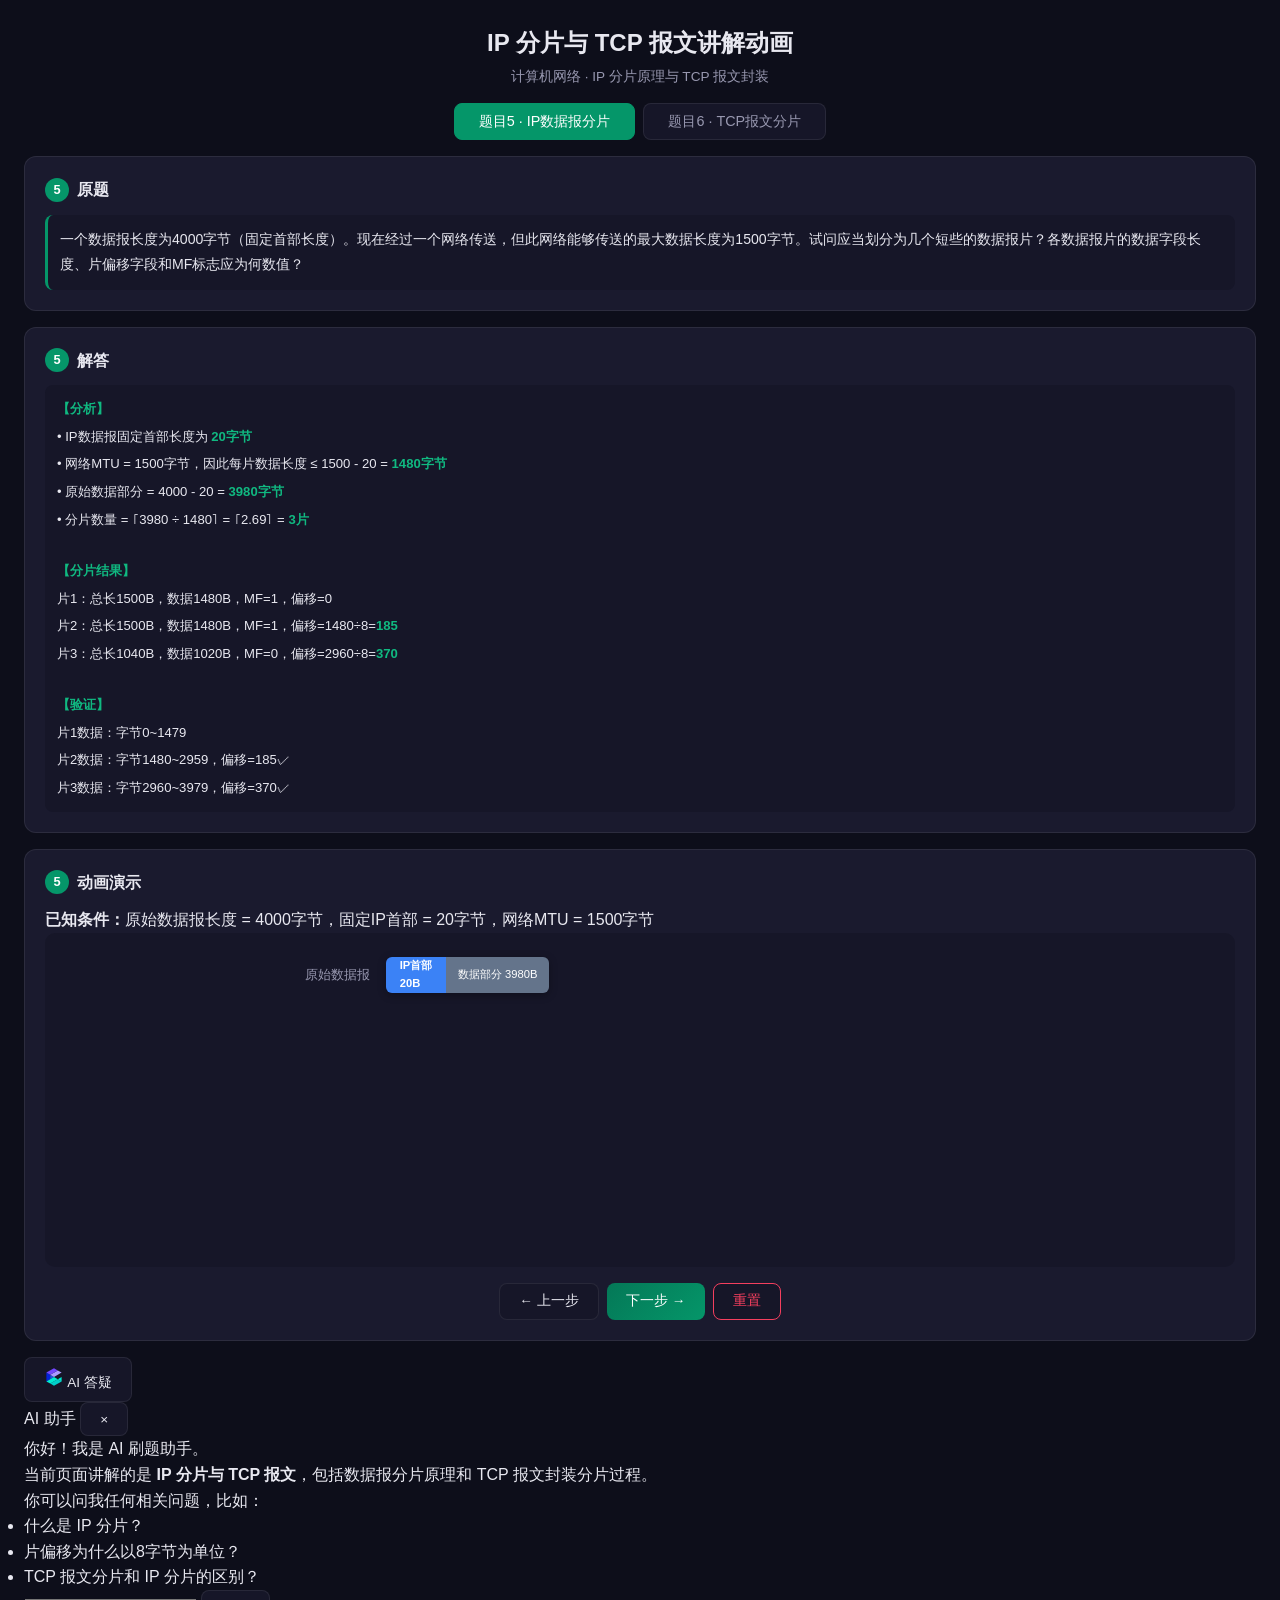
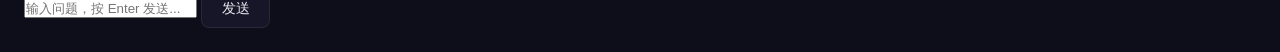
<file: public/resources/ip-fragmentation.html>
<!DOCTYPE html>
<html lang="zh-CN">
<head>
  <meta charset="UTF-8" />
  <meta name="viewport" content="width=device-width, initial-scale=1.0" />
  <title>IP 分片与 TCP 报文讲解动画</title>
  <style>
    :root {
      --bg: #0d0e1a;
      --surface: #161628;
      --card: #1a1a2e;
      --text: #e8e8f0;
      --muted: #9898b0;
      --accent: #059669;
      --accent2: #10b981;
      --warning: #f59e0b;
      --error: #f43f5e;
      --border: rgba(255,255,255,0.08);
      --header-ip: #3b82f6;
      --tcp: #8b5cf6;
      --data: #64748b;
    }
    * { box-sizing: border-box; margin: 0; padding: 0; }
    body {
      font-family: 'Microsoft YaHei', 'PingFang SC', sans-serif;
      background: var(--bg);
      color: var(--text);
      line-height: 1.6;
      padding: 1.5rem;
      min-height: 100vh;
    }
    h1 { text-align: center; margin-bottom: 0.2rem; font-size: 1.5rem; }
    .subtitle { text-align: center; color: var(--muted); margin-bottom: 1rem; font-size: 0.85rem; }

    /* 题目选择 */
    .tab-nav {
      display: flex;
      gap: 0.5rem;
      margin-bottom: 1rem;
      justify-content: center;
    }
    .tab-btn {
      background: var(--surface);
      border: 1px solid var(--border);
      color: var(--muted);
      padding: 0.5rem 1.5rem;
      border-radius: 8px;
      cursor: pointer;
      font-size: 0.9rem;
      transition: all 0.2s ease;
      font-family: inherit;
    }
    .tab-btn.active {
      background: var(--accent);
      border-color: var(--accent);
      color: #fff;
    }
    .tab-btn:hover:not(.active) { border-color: var(--accent); color: var(--text); }

    /* 面板 */
    .panel {
      background: var(--card);
      border: 1px solid var(--border);
      border-radius: 12px;
      padding: 1.25rem;
      margin-bottom: 1rem;
    }
    .panel-title {
      font-size: 1rem;
      font-weight: 600;
      margin-bottom: 0.75rem;
      display: flex;
      align-items: center;
      gap: 0.5rem;
    }
    .panel-title .num {
      background: var(--accent);
      color: #fff;
      width: 24px;
      height: 24px;
      border-radius: 50%;
      display: flex;
      align-items: center;
      justify-content: center;
      font-size: 0.8rem;
    }

    /* 动画舞台 */
    .stage {
      background: var(--surface);
      border-radius: 10px;
      padding: 1.5rem;
      min-height: 320px;
      position: relative;
      overflow: hidden;
    }

    /* 报文可视化 */
    .packet-container {
      display: flex;
      flex-direction: column;
      gap: 0.75rem;
      align-items: center;
    }
    .packet-row {
      display: flex;
      align-items: center;
      gap: 1rem;
      width: 100%;
      max-width: 700px;
    }
    .packet-label {
      font-size: 0.8rem;
      color: var(--muted);
      width: 80px;
      text-align: right;
      flex-shrink: 0;
    }
    .packet {
      display: flex;
      border-radius: 6px;
      overflow: hidden;
      height: 36px;
      box-shadow: 0 2px 8px rgba(0,0,0,0.3);
      transition: all 0.3s ease;
    }
    .packet-header {
      display: flex;
      align-items: center;
      justify-content: center;
      font-size: 0.7rem;
      font-weight: 600;
      color: #fff;
      min-width: 60px;
    }
    .packet-ip { background: var(--header-ip); }
    .packet-tcp { background: var(--tcp); }
    .packet-data { background: var(--data); }
    .packet-body {
      display: flex;
      align-items: center;
      justify-content: center;
      font-size: 0.7rem;
      color: #fff;
      padding: 0 0.75rem;
    }

    /* 分片结果 */
    .fragment-result {
      display: flex;
      flex-direction: column;
      gap: 0.5rem;
      margin-top: 1rem;
    }
    .fragment-row {
      display: flex;
      align-items: center;
      gap: 0.75rem;
    }
    .fragment-label {
      font-size: 0.75rem;
      color: var(--muted);
      width: 80px;
      text-align: right;
      flex-shrink: 0;
    }
    .fragment-bar {
      height: 28px;
      border-radius: 4px;
      display: flex;
      align-items: center;
      justify-content: center;
      font-size: 0.65rem;
      color: #fff;
      font-weight: 600;
      position: relative;
      transition: all 0.4s cubic-bezier(0.34, 1.56, 0.64, 1);
    }
    .fragment-bar.ip-header { background: var(--header-ip); }
    .fragment-bar.tcp-header { background: var(--tcp); }
    .fragment-bar.data { background: var(--data); }
    .fragment-bar.end { background: linear-gradient(90deg, var(--accent), var(--accent2)); }
    .fragment-info {
      font-size: 0.7rem;
      color: var(--muted);
      margin-left: 0.5rem;
    }

    /* 动画箭头 */
    .arrow-down {
      text-align: center;
      color: var(--accent);
      font-size: 1.5rem;
      animation: bounce 1s infinite;
    }
    @keyframes bounce {
      0%, 100% { transform: translateY(0); opacity: 1; }
      50% { transform: translateY(5px); opacity: 0.5; }
    }

    /* 字段解释 */
    .field-table {
      width: 100%;
      border-collapse: collapse;
      font-size: 0.8rem;
      margin-top: 0.75rem;
    }
    .field-table th, .field-table td {
      padding: 0.5rem 0.75rem;
      text-align: left;
      border-bottom: 1px solid var(--border);
    }
    .field-table th { color: var(--muted); font-weight: 500; }
    .field-table td:first-child { color: var(--accent); font-family: monospace; }

    /* 步骤说明 */
    .step-list {
      display: flex;
      flex-direction: column;
      gap: 0.5rem;
      margin-top: 0.75rem;
    }
    .step-item {
      display: flex;
      gap: 0.75rem;
      padding: 0.6rem 0.75rem;
      background: var(--surface);
      border-radius: 8px;
      font-size: 0.82rem;
      opacity: 0;
      transform: translateX(-10px);
      transition: all 0.3s ease;
    }
    .step-item.show {
      opacity: 1;
      transform: translateX(0);
    }
    .step-num {
      width: 22px;
      height: 22px;
      background: var(--accent);
      color: #fff;
      border-radius: 50%;
      display: flex;
      align-items: center;
      justify-content: center;
      font-size: 0.7rem;
      font-weight: 700;
      flex-shrink: 0;
    }
    .step-text { color: var(--text); }
    .step-text strong { color: var(--accent2); }

    /* 按钮组 */
    .btn-group {
      display: flex;
      flex-wrap: wrap;
      gap: 0.5rem;
      margin-top: 1rem;
      justify-content: center;
    }
    button {
      background: var(--surface);
      border: 1px solid var(--border);
      color: var(--text);
      padding: 0.55rem 1.2rem;
      border-radius: 8px;
      cursor: pointer;
      font-size: 0.85rem;
      transition: all 0.15s ease;
      font-family: inherit;
    }
    button:hover { border-color: var(--accent); color: var(--accent); }
    button.primary {
      background: linear-gradient(135deg, #047857 0%, #059669 100%);
      border: none;
      color: #fff;
    }
    button.primary:hover { filter: brightness(1.1); }
    button:disabled { opacity: 0.4; cursor: not-allowed; }
    .btn-reset {
      background: var(--surface);
      border: 1px solid var(--error);
      color: var(--error);
    }
    .btn-reset:hover { background: var(--error); color: #fff; }

    /* 网络拓扑 */
    .network-topo {
      display: flex;
      align-items: center;
      justify-content: center;
      gap: 1rem;
      padding: 1rem 0;
      flex-wrap: wrap;
    }
    .host {
      background: var(--card);
      border: 2px solid var(--border);
      border-radius: 10px;
      padding: 0.75rem 1rem;
      text-align: center;
      min-width: 80px;
    }
    .host-title { font-size: 0.8rem; font-weight: 600; color: var(--accent); }
    .host-ip { font-size: 0.7rem; color: var(--muted); font-family: monospace; }
    .router {
      background: var(--card);
      border: 2px solid var(--warning);
      border-radius: 10px;
      padding: 0.75rem 1.5rem;
      text-align: center;
    }
    .router-title { font-size: 0.8rem; font-weight: 600; color: var(--warning); }
    .router-mtu { font-size: 0.7rem; color: var(--muted); }
    .arrow-line {
      width: 60px;
      height: 2px;
      background: linear-gradient(90deg, var(--accent), var(--warning));
      position: relative;
    }
    .arrow-line::after {
      content: '▶';
      position: absolute;
      right: -8px;
      top: 50%;
      transform: translateY(-50%);
      color: var(--warning);
      font-size: 0.7rem;
    }

    /* 隐藏/显示 */
    .hidden { display: none; }

    /* 分片表 */
    .frag-table {
      width: 100%;
      border-collapse: collapse;
      font-size: 0.78rem;
      margin-top: 0.75rem;
    }
    .frag-table th, .frag-table td {
      padding: 0.45rem 0.6rem;
      text-align: center;
      border: 1px solid var(--border);
    }
    .frag-table th { background: var(--surface); color: var(--muted); }
    .frag-table td { font-family: monospace; }
    .frag-table .mf-1 { color: var(--error); font-weight: 700; }
    .frag-table .mf-0 { color: var(--accent); font-weight: 700; }

    /* 总结框 */
    .summary-box {
      background: linear-gradient(135deg, rgba(5, 150, 105, 0.15), rgba(16, 185, 129, 0.1));
      border: 1px solid var(--accent);
      border-radius: 10px;
      padding: 1rem;
      margin-top: 1rem;
      font-size: 0.85rem;
    }
    .summary-box h4 { color: var(--accent2); margin-bottom: 0.5rem; font-size: 0.9rem; }
    .summary-box p { color: var(--text); margin-bottom: 0.25rem; }
    .summary-box p:last-child { margin-bottom: 0; }
    .summary-box strong { color: var(--accent2); }

    /* 题目和解答 */
    .question-text {
      font-size: 0.88rem;
      line-height: 1.8;
      color: var(--text);
      padding: 0.75rem;
      background: var(--surface);
      border-radius: 8px;
      border-left: 3px solid var(--accent);
    }
    .solution-box {
      font-size: 0.82rem;
      line-height: 1.8;
      color: var(--text);
      padding: 0.75rem;
      background: var(--surface);
      border-radius: 8px;
    }
    .solution-box p { margin-bottom: 0.25rem; }
    .solution-box p:last-child { margin-bottom: 0; }
    .solution-box strong { color: var(--accent2); }
  </style>
</head>
<body>
  <h1>IP 分片与 TCP 报文讲解动画</h1>
  <p class="subtitle">计算机网络 · IP 分片原理与 TCP 报文封装</p>

  <!-- 题目切换 -->
  <div class="tab-nav">
    <button class="tab-btn active" onclick="switchTab('q5')">题目5 · IP数据报分片</button>
    <button class="tab-btn" onclick="switchTab('q6')">题目6 · TCP报文分片</button>
  </div>

  <!-- ========== 题目5：IP数据报分片 ========== -->
  <div id="panel-q5">
    <!-- 题目原文 -->
    <div class="panel">
      <div class="panel-title"><span class="num">5</span>原题</div>
      <div class="question-text">
        一个数据报长度为4000字节（固定首部长度）。现在经过一个网络传送，但此网络能够传送的最大数据长度为1500字节。试问应当划分为几个短些的数据报片？各数据报片的数据字段长度、片偏移字段和MF标志应为何数值？
      </div>
    </div>

    <!-- 文字解答 -->
    <div class="panel">
      <div class="panel-title"><span class="num">5</span>解答</div>
      <div class="solution-box">
        <p><strong>【分析】</strong></p>
        <p>• IP数据报固定首部长度为 <strong>20字节</strong></p>
        <p>• 网络MTU = 1500字节，因此每片数据长度 ≤ 1500 - 20 = <strong>1480字节</strong></p>
        <p>• 原始数据部分 = 4000 - 20 = <strong>3980字节</strong></p>
        <p>• 分片数量 = ⌈3980 ÷ 1480⌉ = ⌈2.69⌉ = <strong>3片</strong></p>
        <br/>
        <p><strong>【分片结果】</strong></p>
        <p>片1：总长1500B，数据1480B，MF=1，偏移=0</p>
        <p>片2：总长1500B，数据1480B，MF=1，偏移=1480÷8=<strong>185</strong></p>
        <p>片3：总长1040B，数据1020B，MF=0，偏移=2960÷8=<strong>370</strong></p>
        <br/>
        <p><strong>【验证】</strong></p>
        <p>片1数据：字节0~1479</p>
        <p>片2数据：字节1480~2959，偏移=185✓</p>
        <p>片3数据：字节2960~3979，偏移=370✓</p>
      </div>
    </div>

    <!-- 动画演示 -->
    <div class="panel">
      <div class="panel-title"><span class="num">5</span>动画演示</div>
      <div class="algo-desc" style="margin-top:0; border-left-color: var(--header-ip);">
        <strong>已知条件：</strong>原始数据报长度 = 4000字节，固定IP首部 = 20字节，网络MTU = 1500字节
      </div>

      <!-- 动画舞台 -->
      <div class="stage" id="stage-q5">
        <!-- 原始报文 -->
        <div class="packet-container" id="origin-q5">
          <div class="packet-row">
            <span class="packet-label">原始数据报</span>
            <div class="packet" id="origin-packet-5">
              <div class="packet-header packet-ip">IP首部<br>20B</div>
              <div class="packet-body packet-data" id="origin-data-5">数据部分 3980B</div>
            </div>
          </div>
        </div>

        <div class="arrow-down hidden" id="arrow1-q5">⬇ 分片</div>

        <!-- 分片结果 -->
        <div class="fragment-result hidden" id="frags-q5">
          <div class="fragment-row">
            <span class="fragment-label">片1 (1500B)</span>
            <div class="fragment-bar ip-header" id="frag1-bar-5" style="width: 0;">IP首部 20B</div>
            <div class="fragment-bar data" id="frag1-data-5" style="width: 0;">数据 1480B</div>
            <span class="fragment-info">MF=1, 偏移=0</span>
          </div>
          <div class="fragment-row">
            <span class="fragment-label">片2 (1500B)</span>
            <div class="fragment-bar ip-header" id="frag2-bar-5" style="width: 0;">IP首部 20B</div>
            <div class="fragment-bar data" id="frag2-data-5" style="width: 0;">数据 1480B</div>
            <span class="fragment-info">MF=1, 偏移=185</span>
          </div>
          <div class="fragment-row">
            <span class="fragment-label">片3 (1040B)</span>
            <div class="fragment-bar ip-header" id="frag3-bar-5" style="width: 0;">IP首部 20B</div>
            <div class="fragment-bar data end" id="frag3-data-5" style="width: 0;">数据 1020B</div>
            <span class="fragment-info">MF=0, 偏移=370</span>
          </div>
        </div>

        <!-- 步骤说明 -->
        <div class="step-list" id="steps-q5">
          <div class="step-item" id="step1-q5"><span class="step-num">1</span><span class="step-text">计算每片数据长度：MTU - IP首部 = <strong>1500 - 20 = 1480 字节</strong></span></div>
          <div class="step-item" id="step2-q5"><span class="step-num">2</span><span class="step-text">计算分片数量：⌈3980 / 1480⌉ = <strong>3 片</strong></span></div>
          <div class="step-item" id="step3-q5"><span class="step-num">3</span><span class="step-text">片1：数据 0~1479，MF=1，偏移=<strong>0÷8=0</strong></span></div>
          <div class="step-item" id="step4-q5"><span class="step-num">4</span><span class="step-text">片2：数据 1480~2959，MF=1，偏移=<strong>1480÷8=185</strong></span></div>
          <div class="step-item" id="step5-q5"><span class="step-num">5</span><span class="step-text">片3：数据 2960~3979，MF=0，偏移=<strong>2960÷8=370</strong></span></div>
        </div>
      </div>

      <div class="btn-group">
        <button id="btn-prev-q5" onclick="prevStepQ5()">← 上一步</button>
        <button class="primary" id="btn-next-q5" onclick="nextStepQ5()">下一步 →</button>
        <button class="btn-reset" onclick="resetQ5()">重置</button>
      </div>
    </div>

    <!-- 分片表格 -->
    <div class="panel hidden" id="table-panel-q5">
      <div class="panel-title">分片数据报片</div>
      <table class="frag-table">
        <thead>
          <tr>
            <th>分片</th>
            <th>总长度</th>
            <th>数据长度</th>
            <th>MF标志</th>
            <th>片偏移</th>
          </tr>
        </thead>
        <tbody>
          <tr><td>原始</td><td>4000B</td><td>3980B</td><td class="mf-0">0</td><td>0</td></tr>
          <tr><td>片1</td><td>1500B</td><td>1480B</td><td class="mf-1">1</td><td>0</td></tr>
          <tr><td>片2</td><td>1500B</td><td>1480B</td><td class="mf-1">1</td><td>185</td></tr>
          <tr><td>片3</td><td>1040B</td><td>1020B</td><td class="mf-0">0</td><td>370</td></tr>
        </tbody>
      </table>
    </div>

    <!-- 总结 -->
    <div class="panel hidden" id="summary-q5">
      <div class="summary-box">
        <h4>解题要点</h4>
        <p>• 每片数据长度 = MTU - IP首部（固定20字节）</p>
        <p>• 分片数量 = ⌈原始数据 / 每片数据⌉</p>
        <p>• 片偏移以 <strong>8字节</strong> 为单位</p>
        <p>• MF=1 表示"还有更多分片"，MF=0 表示"最后一个分片"</p>
      </div>
    </div>
  </div>

  <!-- ========== 题目6：TCP报文分片 ========== -->
  <div id="panel-q6" class="hidden">
    <!-- 题目原文 -->
    <div class="panel">
      <div class="panel-title"><span class="num">6</span>原题</div>
      <div class="question-text">
        一个3200bit长的TCP报文传到IP层，加上160bit的首部后成为数据报。下面的互联网由两个局域网通过路由器连接起来。但第二个局域网所能传送的最长数据帧中的数据部分只有1200bit，因此数据报在路由器必须进行分片。试问第二个局域网向其上层要传送多少比特的数据（这里的"数据"当然指局域网看见的数据）？
      </div>
    </div>

    <!-- 文字解答 -->
    <div class="panel">
      <div class="panel-title"><span class="num">6</span>解答</div>
      <div class="solution-box">
        <p><strong>【分析】</strong></p>
        <p>• TCP报文 = 3200bit，IP首部 = 160bit</p>
        <p>• 第二个局域网MTU = 1200bit（含IP首部）</p>
        <p>• 每片IP数据部分 ≤ 1200 - 160 = <strong>1040bit</strong></p>
        <p>• 片偏移以<strong>8字节(64bit)</strong>为单位，所以每片数据部分最大取<strong>1024bit</strong></p>
        <p>• 分片数量 = ⌈3200 ÷ 1024⌉ = ⌈3.125⌉ = <strong>4片</strong></p>
        <br/>
        <p><strong>【关键理解】</strong></p>
        <p>• "向下传送"：主机→路由器</p>
        <p>• "向上传送"：路由器→目标主机</p>
        <p>• 每经过一个分片，都需要加上新的IP首部</p>
        <br/>
        <p><strong>【计算结果】</strong></p>
        <p>第二个局域网向上传送 = TCP数据 + 4 × IP首部</p>
        <p>= 3200 + 4 × 160 = <strong>3840bit</strong></p>
      </div>
    </div>

    <!-- 动画演示 -->
    <div class="panel">
      <div class="panel-title"><span class="num">6</span>动画演示</div>
      <div class="algo-desc" style="margin-top:0; border-left-color: var(--tcp);">
        <strong>已知条件：</strong>TCP报文 = 3200bit，IP首部 = 160bit，局域网MTU = 1200bit
      </div>

      <!-- 网络拓扑 -->
      <div class="network-topo">
        <div class="host">
          <div class="host-title">主机 A</div>
          <div class="host-ip">192.168.1.1</div>
        </div>
        <div class="arrow-line"></div>
        <div class="router">
          <div class="router-title">路由器</div>
          <div class="router-mtu">MTU = 1200 bit</div>
        </div>
        <div class="arrow-line" style="background: linear-gradient(90deg, var(--warning), var(--accent));"></div>
        <div class="host">
          <div class="host-title">主机 B</div>
          <div class="host-ip">192.168.2.1</div>
        </div>
      </div>

      <!-- 动画舞台 -->
      <div class="stage" id="stage-q6">
        <!-- 原始TCP报文 -->
        <div class="packet-container" id="origin-q6">
          <div class="packet-row">
            <span class="packet-label">TCP报文</span>
            <div class="packet" id="tcp-packet-6">
              <div class="packet-header packet-tcp">TCP首部<br>160bit</div>
              <div class="packet-body packet-data" id="tcp-data-6">数据部分 3200bit</div>
            </div>
          </div>
        </div>

        <div class="arrow-down hidden" id="arrow1-q6">⬇ 封装为IP数据报</div>

        <!-- IP数据报 -->
        <div class="packet-container hidden" id="ip-encap-q6">
          <div class="packet-row">
            <span class="packet-label">IP数据报</span>
            <div class="packet" id="ip-packet-6">
              <div class="packet-header packet-ip">IP首部<br>160bit</div>
              <div class="packet-body packet-tcp" id="ip-tcp-6">TCP首部+数据 3360bit</div>
            </div>
          </div>
        </div>

        <div class="arrow-down hidden" id="arrow2-q6">⬇ 分片（MTU=1200）</div>

        <!-- 分片结果 -->
        <div class="fragment-result hidden" id="frags-q6">
          <div class="fragment-row">
            <span class="fragment-label">片1</span>
            <div class="fragment-bar ip-header" id="q6-f1-ip" style="width:0;">IP 160bit</div>
            <div class="fragment-bar tcp-header" id="q6-f1-tcp" style="width:0;">TCP+数据</div>
            <span class="fragment-info">数据 ≤1024bit</span>
          </div>
          <div class="fragment-row">
            <span class="fragment-label">片2</span>
            <div class="fragment-bar ip-header" id="q6-f2-ip" style="width:0;">IP 160bit</div>
            <div class="fragment-bar tcp-header end" id="q6-f2-tcp" style="width:0;">TCP+数据</div>
            <span class="fragment-info">MF=0</span>
          </div>
        </div>

        <!-- 步骤说明 -->
        <div class="step-list" id="steps-q6">
          <div class="step-item" id="q6-step1"><span class="step-num">1</span><span class="step-text">TCP报文加上IP首部：3200 + 160 = <strong>3360 bit</strong></span></div>
          <div class="step-item" id="q6-step2"><span class="step-num">2</span><span class="step-text">每片数据最大 = MTU - IP首部 = <strong>1200 - 160 = 1040 bit</strong></span></div>
          <div class="step-item" id="q6-step3"><span class="step-num">3</span><span class="step-text">片偏移以 <strong>8字节(64bit)</strong> 为单位，因此每片数据最大取 <strong>1024 bit</strong></span></div>
          <div class="step-item" id="q6-step4"><span class="step-num">4</span><span class="step-text">分片数量 = ⌈3200 / 1024⌉ = <strong>4 片</strong></span></div>
          <div class="step-item" id="q6-step5"><span class="step-num">5</span><span class="step-text">第二个局域网向上传送：3200 + 4×160 = <strong>3840 bit</strong></span></div>
        </div>
      </div>

      <div class="btn-group">
        <button id="btn-prev-q6" onclick="prevStepQ6()">← 上一步</button>
        <button class="primary" id="btn-next-q6" onclick="nextStepQ6()">下一步 →</button>
        <button class="btn-reset" onclick="resetQ6()">重置</button>
      </div>
    </div>

    <!-- 详细计算表 -->
    <div class="panel hidden" id="table-panel-q6">
      <div class="panel-title">分片计算明细</div>
      <table class="frag-table">
        <thead>
          <tr>
            <th>IP片</th>
            <th>IP首部</th>
            <th>TCP首部+数据</th>
            <th>每片数据</th>
            <th>累计TCP数据</th>
          </tr>
        </thead>
        <tbody>
          <tr><td>片1</td><td>160bit</td><td>160bit</td><td>1024bit</td><td>1024bit</td></tr>
          <tr><td>片2</td><td>160bit</td><td>160bit</td><td>1024bit</td><td>2048bit</td></tr>
          <tr><td>片3</td><td>160bit</td><td>160bit</td><td>1024bit</td><td>3072bit</td></tr>
          <tr><td>片4</td><td>160bit</td><td>160bit</td><td>128bit</td><td>3200bit</td></tr>
        </tbody>
      </table>
      <div style="margin-top:0.75rem; padding:0.75rem; background:var(--surface); border-radius:8px; font-size:0.82rem;">
        <strong style="color:var(--accent2);">最终答案：</strong>第二个局域网向上传送 <strong>3200 + 4×160 = 3840 bit</strong>
      </div>
    </div>

    <!-- 总结 -->
    <div class="panel hidden" id="summary-q6">
      <div class="summary-box">
        <h4>解题要点</h4>
        <p>• 题目中"向下传送"指从主机到路由器，"向上传送"指从路由器到目标主机</p>
        <p>• 片偏移必须为 8字节(64bit) 的倍数，因此每片数据最大取 <strong>1024 bit</strong></p>
        <p>• 分片数量 = ⌈TCP数据 / 每片数据⌉，每个分片都带独立的 IP 首部</p>
        <p>• 最终传送总量 = TCP数据 + 分片数 × IP首部</p>
      </div>
    </div>
  </div>

  <script>
    // ===== Tab 切换 =====
    function switchTab(tab) {
      document.querySelectorAll('.tab-btn').forEach(b => b.classList.remove('active'));
      document.getElementById('panel-q5').classList.add('hidden');
      document.getElementById('panel-q6').classList.add('hidden');
      if (tab === 'q5') {
        document.querySelector('.tab-btn:nth-child(1)').classList.add('active');
        document.getElementById('panel-q5').classList.remove('hidden');
      } else {
        document.querySelector('.tab-btn:nth-child(2)').classList.add('active');
        document.getElementById('panel-q6').classList.remove('hidden');
      }
    }

    // ===== 题目5 逐步动画 =====
    // 步骤说明配置
    const q5Steps = [
      { id: 'step1-q5', text: '计算每片数据长度：MTU - IP首部 = <strong>1500 - 20 = 1480 字节</strong>' },
      { id: 'step2-q5', text: '计算分片数量：⌈3980 / 1480⌉ = <strong>3 片</strong>' },
      { id: 'step3-q5', text: '片1：数据 0~1479，MF=1，偏移=<strong>0÷8=0</strong>' },
      { id: 'step4-q5', text: '片2：数据 1480~2959，MF=1，偏移=<strong>1480÷8=185</strong>' },
      { id: 'step5-q5', text: '片3：数据 2960~3979，MF=0，偏移=<strong>2960÷8=370</strong>' },
    ];
    let q5Step = -1;

    // 分片元素配置
    const q5Frags = [
      { ipId: 'frag1-bar-5', dataId: 'frag1-data-5', ipW: 60, dataW: 320 },
      { ipId: 'frag2-bar-5', dataId: 'frag2-data-5', ipW: 60, dataW: 320 },
      { ipId: 'frag3-bar-5', dataId: 'frag3-data-5', ipW: 60, dataW: 220 },
    ];
    let q5FragStep = -1;

    function nextStepQ5() {
      q5Step++;
      updateQ5UI();

      // 步骤5之后：显示表格和总结
      if (q5Step === 5) {
        document.getElementById('table-panel-q5').classList.remove('hidden');
        document.getElementById('summary-q5').classList.remove('hidden');
        document.getElementById('btn-next-q5').disabled = true;
        document.getElementById('btn-next-q5').textContent = '已完成';
      }
    }

    function prevStepQ5() {
      // 先隐藏表格和总结
      if (q5Step === 5) {
        document.getElementById('table-panel-q5').classList.add('hidden');
        document.getElementById('summary-q5').classList.add('hidden');
        document.getElementById('btn-next-q5').disabled = false;
        document.getElementById('btn-next-q5').textContent = '下一步 →';
      }

      if (q5Step >= 0) {
        // 清除当前步骤
        document.getElementById(q5Steps[q5Step].id).classList.remove('show');
        q5Step--;
      }

      if (q5Step < q5Steps.length - 1) {
        // 隐藏多余的分片
        if (q5Step < 2) {
          document.getElementById('frag3-bar-5').style.width = '0';
          document.getElementById('frag3-data-5').style.width = '0';
        }
        if (q5Step < 1) {
          document.getElementById('frag2-bar-5').style.width = '0';
          document.getElementById('frag2-data-5').style.width = '0';
        }
        if (q5Step < 0) {
          document.getElementById('frag1-bar-5').style.width = '0';
          document.getElementById('frag1-data-5').style.width = '0';
          document.getElementById('arrow1-q5').classList.add('hidden');
          document.getElementById('frags-q5').classList.add('hidden');
        }
      }

      if (q5Step >= 0) {
        document.getElementById(q5Steps[q5Step].id).classList.add('show');
      }
    }

    function updateQ5UI() {
      // 步骤1-5：显示文字说明
      if (q5Step >= 0 && q5Step < q5Steps.length) {
        const el = document.getElementById(q5Steps[q5Step].id);
        el.querySelector('.step-text').innerHTML = q5Steps[q5Step].text;
        el.classList.add('show');
      }

      // 步骤2之后：显示分片箭头
      if (q5Step >= 1) {
        document.getElementById('arrow1-q5').classList.remove('hidden');
        document.getElementById('frags-q5').classList.remove('hidden');
      }

      // 步骤2之后：分片1
      if (q5Step >= 2) {
        document.getElementById(q5Frags[0].ipId).style.width = q5Frags[0].ipW + 'px';
        document.getElementById(q5Frags[0].dataId).style.width = q5Frags[0].dataW + 'px';
      }

      // 步骤3：分片2
      if (q5Step >= 3) {
        document.getElementById(q5Frags[1].ipId).style.width = q5Frags[1].ipW + 'px';
        document.getElementById(q5Frags[1].dataId).style.width = q5Frags[1].dataW + 'px';
      }

      // 步骤4：分片3
      if (q5Step >= 4) {
        document.getElementById(q5Frags[2].ipId).style.width = q5Frags[2].ipW + 'px';
        document.getElementById(q5Frags[2].dataId).style.width = q5Frags[2].dataW + 'px';
      }
    }

    function resetQ5() {
      q5Step = -1;
      q5FragStep = -1;
      q5Steps.forEach(s => document.getElementById(s.id).classList.remove('show'));
      document.getElementById('arrow1-q5').classList.add('hidden');
      document.getElementById('frags-q5').classList.add('hidden');
      q5Frags.forEach(f => {
        document.getElementById(f.ipId).style.width = '0';
        document.getElementById(f.dataId).style.width = '0';
      });
      document.getElementById('table-panel-q5').classList.add('hidden');
      document.getElementById('summary-q5').classList.add('hidden');
      document.getElementById('btn-next-q5').disabled = false;
      document.getElementById('btn-next-q5').textContent = '下一步 →';
    }

    // ===== 题目6 逐步动画 =====
    const q6Steps = [
      { id: 'q6-step1', text: 'TCP报文加上IP首部：3200 + 160 = <strong>3360 bit</strong>' },
      { id: 'q6-step2', text: '每片数据最大 = MTU - IP首部 = <strong>1200 - 160 = 1040 bit</strong>' },
      { id: 'q6-step3', text: '片偏移以 <strong>8字节(64bit)</strong> 为单位，因此每片数据最大取 <strong>1024 bit</strong>' },
      { id: 'q6-step4', text: '分片数量 = ⌈3200 / 1024⌉ = <strong>4 片</strong>' },
      { id: 'q6-step5', text: '第二个局域网向上传送：3200 + 4×160 = <strong>3840 bit</strong>' },
    ];
    let q6Step = -1;
    let q6Phase = 0; // 0=TCP原始, 1=IP封装, 2=分片

    function nextStepQ6() {
      q6Step++;
      updateQ6UI();

      // 步骤5之后：显示表格和总结
      if (q6Step === 5) {
        document.getElementById('table-panel-q6').classList.remove('hidden');
        document.getElementById('summary-q6').classList.remove('hidden');
        document.getElementById('btn-next-q6').disabled = true;
        document.getElementById('btn-next-q6').textContent = '已完成';
      }
    }

    function prevStepQ6() {
      // 先隐藏表格和总结
      if (q6Step === 5) {
        document.getElementById('table-panel-q6').classList.add('hidden');
        document.getElementById('summary-q6').classList.add('hidden');
        document.getElementById('btn-next-q6').disabled = false;
        document.getElementById('btn-next-q6').textContent = '下一步 →';
      }

      if (q6Step >= 0) {
        document.getElementById(q6Steps[q6Step].id).classList.remove('show');
        q6Step--;
      }

      if (q6Step < q6Steps.length - 1) {
        // 隐藏多余的分片
        if (q6Step < 3) {
          document.getElementById('q6-f2-ip').style.width = '0';
          document.getElementById('q6-f2-tcp').style.width = '0';
        }
        if (q6Step < 2) {
          document.getElementById('q6-f1-ip').style.width = '0';
          document.getElementById('q6-f1-tcp').style.width = '0';
          document.getElementById('arrow2-q6').classList.add('hidden');
          document.getElementById('frags-q6').classList.add('hidden');
        }
        if (q6Step < 1) {
          document.getElementById('arrow1-q6').classList.add('hidden');
          document.getElementById('ip-encap-q6').classList.add('hidden');
          document.getElementById('tcp-packet-6').style.opacity = '1';
        }
      }

      if (q6Step >= 0) {
        document.getElementById(q6Steps[q6Step].id).classList.add('show');
      }
    }

    function updateQ6UI() {
      // 显示步骤文字
      if (q6Step >= 0 && q6Step < q6Steps.length) {
        const el = document.getElementById(q6Steps[q6Step].id);
        el.querySelector('.step-text').innerHTML = q6Steps[q6Step].text;
        el.classList.add('show');
      }

      // 步骤1后：显示"封装为IP数据报"箭头
      if (q6Step >= 1) {
        document.getElementById('arrow1-q6').classList.remove('hidden');
        document.getElementById('ip-encap-q6').classList.remove('hidden');
        document.getElementById('tcp-packet-6').style.opacity = '0.5';
      }

      // 步骤2后：显示"分片"箭头
      if (q6Step >= 2) {
        document.getElementById('arrow2-q6').classList.remove('hidden');
        document.getElementById('frags-q6').classList.remove('hidden');
      }

      // 步骤3后：显示分片1
      if (q6Step >= 3) {
        document.getElementById('q6-f1-ip').style.width = '50px';
        document.getElementById('q6-f1-tcp').style.width = '200px';
      }

      // 步骤4后：显示分片2
      if (q6Step >= 4) {
        document.getElementById('q6-f2-ip').style.width = '50px';
        document.getElementById('q6-f2-tcp').style.width = '280px';
      }
    }

    function resetQ6() {
      q6Step = -1;
      q6Phase = 0;
      q6Steps.forEach(s => document.getElementById(s.id).classList.remove('show'));
      document.getElementById('arrow1-q6').classList.add('hidden');
      document.getElementById('arrow2-q6').classList.add('hidden');
      document.getElementById('ip-encap-q6').classList.add('hidden');
      document.getElementById('frags-q6').classList.add('hidden');
      document.getElementById('tcp-packet-6').style.opacity = '1';
      ['q6-f1-ip','q6-f2-ip'].forEach(id => document.getElementById(id).style.width = '0');
      ['q6-f1-tcp','q6-f2-tcp'].forEach(id => document.getElementById(id).style.width = '0');
      document.getElementById('table-panel-q6').classList.add('hidden');
      document.getElementById('summary-q6').classList.add('hidden');
      document.getElementById('btn-next-q6').disabled = false;
      document.getElementById('btn-next-q6').textContent = '下一步 →';
    }

    // ===== AI 问答功能 =====
    let aiMessages = [];
    let aiLoading = false;

    function toggleAiPanel() {
      document.getElementById('aiPanel').classList.toggle('open');
    }

    function addAiMessage(role, content, loading = false) {
      const container = document.getElementById('aiMessages');
      const div = document.createElement('div');
      div.className = 'ai-msg ' + role + (loading ? ' loading' : '');
      div.textContent = loading ? '正在思考...' : content;
      container.appendChild(div);
      container.scrollTop = container.scrollHeight;
    }

    async function sendAiMessage() {
      const input = document.getElementById('aiInput');
      const text = input.value.trim();
      if (!text || aiLoading) return;

      addAiMessage('user', text);
      aiMessages.push({ role: 'user', content: text });
      input.value = '';

      aiLoading = true;
      addAiMessage('ai', '', true);

      try {
        const context = buildIpContext() + '\n\n用户问题：' + text;
        const answer = await callAI(context);
        document.querySelectorAll('.ai-msg.ai.loading').forEach(m => m.remove());
        addAiMessage('ai', answer);
        aiMessages.push({ role: 'ai', content: answer });
      } catch (e) {
        document.querySelectorAll('.ai-msg.ai.loading').forEach(m => m.remove());
        addAiMessage('ai', '抱歉：' + e.message);
      }

      aiLoading = false;
    }

    function buildIpContext() {
      return `【当前页面主题】IP 分片与 TCP 报文讲解

【知识点概要】
1. IP 数据报分片
   - IP首部固定20字节
   - 每片数据长度 = MTU - IP首部
   - 片偏移以8字节为单位
   - MF=1表示"还有分片"，MF=0表示"最后分片"

2. TCP 报文封装
   - TCP报文传到IP层需加IP首部
   - 分片后每个分片都有独立IP首部
   - "向上传送"总量 = 原始数据 + 分片数×IP首部

【题目信息】
本页面包含两道题目：
- 题目5：4000字节数据报，MTU=1500字节的分片计算
- 题目6：3200bit TCP报文经MTU=1200bit网络分片的计算`;
    }

    async function callAI(prompt) {
      try {
        const configRes = await fetch('/api/ai/config');
        let config = {};
        if (configRes.ok) config = await configRes.json();
        if (!config.apiKey) throw new Error('AI API 未配置');

        const res = await fetch('/api/ai/chat', {
          method: 'POST',
          headers: { 'Content-Type': 'application/json' },
          body: JSON.stringify({ messages: [{ role: 'user', content: prompt }], model: config.model || 'gpt-3.5-turbo' })
        });
        if (!res.ok) throw new Error('API 请求失败');
        return (await res.json()).choices[0].message.content;
      } catch (e) {
        throw new Error(e.message || 'AI 服务不可用');
      }
    }

    function handleAiKeyDown(e) {
      if (e.key === 'Enter') { e.preventDefault(); sendAiMessage(); }
    }
  </script>

<!-- AI 悬浮按钮 -->
<button class="ai-float-btn" onclick="toggleAiPanel()">
  <svg width="20" height="20" viewBox="0 0 1024 1024">
    <path d="M122.281 287v450L317.15 624.5v-225z" fill="#0423DB"/>
    <path d="M317.15 399.5v225L512 512z" fill="#1C54E4"/>
    <path d="M512 512L317.15 399.5l389.625-225.131L901.719 287z" fill="#AB9BFF"/>
    <path d="M317.15 399.5L122.281 287 512 62l194.775 112.369z" fill="#7347FF"/>
    <path d="M901.719 737L512 962 317.15 849.5l389.7-225z" fill="#00CFCA"/>
    <path d="M706.85 624.5L901.719 512v225z m-389.7 225L122.281 737 512 512l194.85 112.5z" fill="#00EBD2"/>
  </svg>
  <span>AI 答疑</span>
</button>

<!-- AI 面板 -->
<div class="ai-panel" id="aiPanel">
  <div class="ai-panel-header">
    <span>AI 助手</span>
    <button class="ai-close" onclick="toggleAiPanel()">×</button>
  </div>
  <div class="ai-messages" id="aiMessages">
    <div class="ai-welcome">
      <p>你好！我是 AI 刷题助手。</p>
      <p>当前页面讲解的是 <strong>IP 分片与 TCP 报文</strong>，包括数据报分片原理和 TCP 报文封装分片过程。</p>
      <p>你可以问我任何相关问题，比如：</p>
      <ul>
        <li>什么是 IP 分片？</li>
        <li>片偏移为什么以8字节为单位？</li>
        <li>TCP 报文分片和 IP 分片的区别？</li>
      </ul>
    </div>
  </div>
  <div class="ai-input-area">
    <input type="text" id="aiInput" placeholder="输入问题，按 Enter 发送..." onkeydown="handleAiKeyDown(event)" />
    <button onclick="sendAiMessage()">发送</button>
  </div>
</div>

</body>
</html>
</file>
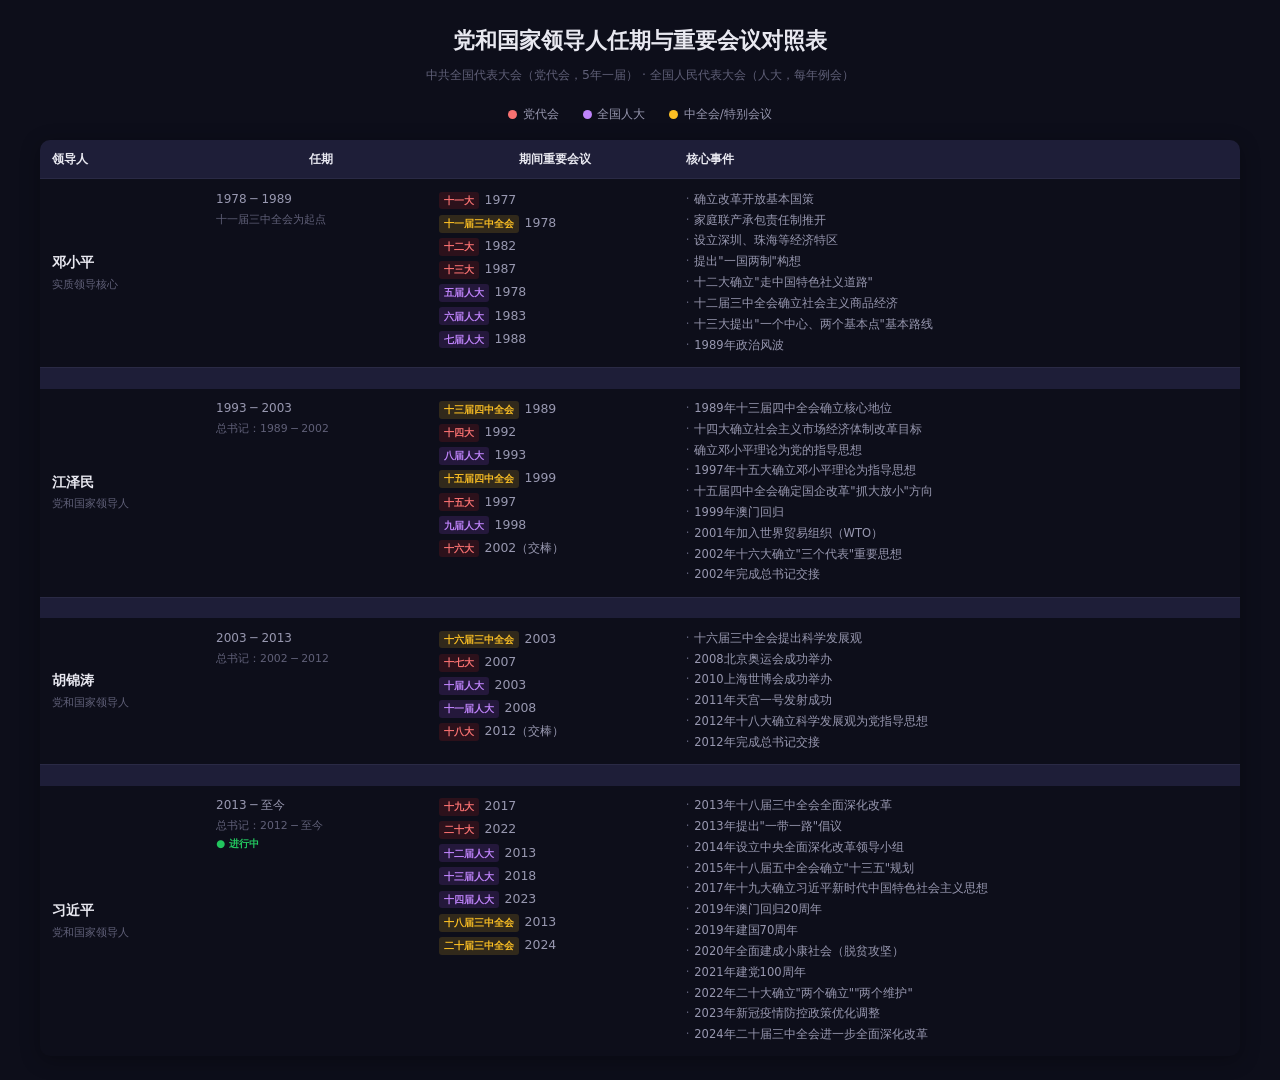
<file: public/resources/leaders.html>
<!DOCTYPE html>
<html lang="zh-CN">
<head>
  <meta charset="UTF-8" />
  <meta name="viewport" content="width=device-width, initial-scale=1.0" />
  <title>党和国家领导人任期与重要会议对照表</title>
  <style>
    :root {
      --bg-primary: #0d0e1a;
      --bg-surface: #161628;
      --bg-card: #1a1a2e;
      --bg-surface-raised: #1e1e38;
      --text-primary: #e8e8f0;
      --text-secondary: #9898b0;
      --text-muted: #606078;
      --accent-primary: #7c8dbd;
      --border-color: #2a2a45;
      --success: #22c55e;
    }

    * { box-sizing: border-box; margin: 0; padding: 0; }

    body {
      background: var(--bg-primary);
      color: var(--text-primary);
      font-family: system-ui, -apple-system, 'Segoe UI', sans-serif;
      padding: 1.5rem;
      line-height: 1.6;
      min-height: 100vh;
    }

    h1 {
      font-size: 1.35rem;
      font-weight: 700;
      color: var(--text-primary);
      margin-bottom: 0.4rem;
      text-align: center;
    }

    .subtitle {
      text-align: center;
      color: var(--text-muted);
      font-size: 0.78rem;
      margin-bottom: 1.25rem;
    }

    .legend {
      display: flex;
      justify-content: center;
      gap: 1.5rem;
      margin-bottom: 1rem;
      font-size: 0.75rem;
      color: var(--text-secondary);
    }
    .legend span { display: flex; align-items: center; gap: 0.35rem; }
    .dot { width: 9px; height: 9px; border-radius: 50%; flex-shrink: 0; }

    table {
      width: 100%;
      max-width: 1200px;
      margin: 0 auto;
      border-collapse: collapse;
      font-size: 0.8rem;
      border-radius: 10px;
      overflow: hidden;
      box-shadow: 0 4px 20px rgba(0,0,0,0.3);
    }

    thead th {
      background: var(--bg-surface-raised);
      color: var(--text-primary);
      font-weight: 600;
      font-size: 0.75rem;
      padding: 0.6rem 0.4rem;
      text-align: center;
      border-bottom: 1px solid var(--border-color);
      position: sticky;
      top: 0;
      z-index: 2;
    }
    thead th:first-child { text-align: left; padding-left: 0.75rem; }
    thead th:last-child { text-align: left; padding-left: 0.5rem; }

    tbody tr { border-bottom: 1px solid var(--border-color); }
    tbody tr:last-child { border-bottom: none; }
    tbody tr:hover td { background: rgba(255,255,255,0.02); }

    td {
      padding: 0.65rem 0.4rem;
      vertical-align: top;
      color: var(--text-secondary);
      font-size: 0.78rem;
    }
    td:first-child { padding-left: 0.75rem; text-align: left; vertical-align: middle; }
    td:last-child { padding-left: 0.5rem; }

    .leader-name { font-weight: 600; color: var(--text-primary); font-size: 0.85rem; }
    .leader-role { font-size: 0.7rem; color: var(--text-muted); margin-top: 2px; }
    .period { font-size: 0.75rem; white-space: nowrap; color: var(--text-secondary); }
    .period-note { font-size: 0.68rem; color: var(--text-muted); margin-top: 2px; }

    .meet-list { display: flex; flex-direction: column; gap: 0.2rem; }
    .meet-item { display: flex; align-items: baseline; gap: 0.35rem; }
    .badge {
      font-size: 0.6rem;
      padding: 0.08rem 0.3rem;
      border-radius: 3px;
      font-weight: 600;
      white-space: nowrap;
      flex-shrink: 0;
    }

    .badge-dj   { background: rgba(220, 38, 38, 0.15);  color: #f87171; }
    .badge-ds   { background: rgba(234, 179, 8, 0.15);   color: #fbbf24; }
    .badge-dsh  { background: rgba(59, 130, 246, 0.15);  color: #60a5fa; }
    .badge-dx   { background: rgba(34, 197, 94, 0.15);   color: #4ade80; }
    .badge-npc  { background: rgba(168, 85, 247, 0.15); color: #c084fc; }

    .event-item {
      display: flex;
      align-items: baseline;
      gap: 0.3rem;
      font-size: 0.72rem;
      color: var(--text-secondary);
      margin-bottom: 0.15rem;
    }
    .event-item::before {
      content: '·';
      color: var(--text-muted);
      flex-shrink: 0;
    }

    .current { color: var(--success); font-weight: 600; font-size: 0.65rem; }
    .divider { background: var(--bg-surface-raised); border: none; height: 1px; }

    @media (max-width: 900px) {
      body { padding: 1rem; }
      table { font-size: 0.72rem; }
      .meet-item { flex-wrap: wrap; }
    }
  </style>
</head>
<body>

<h1>党和国家领导人任期与重要会议对照表</h1>
<p class="subtitle">中共全国代表大会（党代会，5年一届）&nbsp;·&nbsp;全国人民代表大会（人大，每年例会）</p>

<div class="legend">
  <span><span class="dot" style="background:#f87171;"></span>党代会</span>
  <span><span class="dot" style="background:#c084fc;"></span>全国人大</span>
  <span><span class="dot" style="background:#fbbf24;"></span>中全会/特别会议</span>
</div>

<table>
  <thead>
    <tr>
      <th>领导人</th>
      <th>任期</th>
      <th>期间重要会议</th>
      <th>核心事件</th>
    </tr>
  </thead>
  <tbody>

    <!-- 邓小平 -->
    <tr>
      <td>
        <div class="leader-name">邓小平</div>
        <div class="leader-role">实质领导核心</div>
      </td>
      <td>
        <div class="period">1978 ─ 1989</div>
        <div class="period-note">十一届三中全会为起点</div>
      </td>
      <td>
        <div class="meet-list">
          <div class="meet-item">
            <span class="badge badge-dj">十一大</span>
            <span>1977</span>
          </div>
          <div class="meet-item">
            <span class="badge" style="background:rgba(251,191,36,0.15);color:#fbbf24;">十一届三中全会</span>
            <span>1978</span>
          </div>
          <div class="meet-item">
            <span class="badge badge-dj">十二大</span>
            <span>1982</span>
          </div>
          <div class="meet-item">
            <span class="badge badge-dj">十三大</span>
            <span>1987</span>
          </div>
          <div class="meet-item">
            <span class="badge badge-npc">五届人大</span>
            <span>1978</span>
          </div>
          <div class="meet-item">
            <span class="badge badge-npc">六届人大</span>
            <span>1983</span>
          </div>
          <div class="meet-item">
            <span class="badge badge-npc">七届人大</span>
            <span>1988</span>
          </div>
        </div>
      </td>
      <td>
        <div class="event-item">确立改革开放基本国策</div>
        <div class="event-item">家庭联产承包责任制推开</div>
        <div class="event-item">设立深圳、珠海等经济特区</div>
        <div class="event-item">提出"一国两制"构想</div>
        <div class="event-item">十二大确立"走中国特色社义道路"</div>
        <div class="event-item">十二届三中全会确立社会主义商品经济</div>
        <div class="event-item">十三大提出"一个中心、两个基本点"基本路线</div>
        <div class="event-item">1989年政治风波</div>
      </td>
    </tr>

    <tr class="divider"><td colspan="4"></td></tr>

    <!-- 江泽民 -->
    <tr>
      <td>
        <div class="leader-name">江泽民</div>
        <div class="leader-role">党和国家领导人</div>
      </td>
      <td>
        <div class="period">1993 ─ 2003</div>
        <div class="period-note">总书记：1989 ─ 2002</div>
      </td>
      <td>
        <div class="meet-list">
          <div class="meet-item">
            <span class="badge" style="background:rgba(251,191,36,0.15);color:#fbbf24;">十三届四中全会</span>
            <span>1989</span>
          </div>
          <div class="meet-item">
            <span class="badge badge-dj">十四大</span>
            <span>1992</span>
          </div>
          <div class="meet-item">
            <span class="badge badge-npc">八届人大</span>
            <span>1993</span>
          </div>
          <div class="meet-item">
            <span class="badge" style="background:rgba(251,191,36,0.15);color:#fbbf24;">十五届四中全会</span>
            <span>1999</span>
          </div>
          <div class="meet-item">
            <span class="badge badge-dj">十五大</span>
            <span>1997</span>
          </div>
          <div class="meet-item">
            <span class="badge badge-npc">九届人大</span>
            <span>1998</span>
          </div>
          <div class="meet-item">
            <span class="badge badge-dj">十六大</span>
            <span>2002（交棒）</span>
          </div>
        </div>
      </td>
      <td>
        <div class="event-item">1989年十三届四中全会确立核心地位</div>
        <div class="event-item">十四大确立社会主义市场经济体制改革目标</div>
        <div class="event-item">确立邓小平理论为党的指导思想</div>
        <div class="event-item">1997年十五大确立邓小平理论为指导思想</div>
        <div class="event-item">十五届四中全会确定国企改革"抓大放小"方向</div>
        <div class="event-item">1999年澳门回归</div>
        <div class="event-item">2001年加入世界贸易组织（WTO）</div>
        <div class="event-item">2002年十六大确立"三个代表"重要思想</div>
        <div class="event-item">2002年完成总书记交接</div>
      </td>
    </tr>

    <tr class="divider"><td colspan="4"></td></tr>

    <!-- 胡锦涛 -->
    <tr>
      <td>
        <div class="leader-name">胡锦涛</div>
        <div class="leader-role">党和国家领导人</div>
      </td>
      <td>
        <div class="period">2003 ─ 2013</div>
        <div class="period-note">总书记：2002 ─ 2012</div>
      </td>
      <td>
        <div class="meet-list">
          <div class="meet-item">
            <span class="badge" style="background:rgba(251,191,36,0.15);color:#fbbf24;">十六届三中全会</span>
            <span>2003</span>
          </div>
          <div class="meet-item">
            <span class="badge badge-dj">十七大</span>
            <span>2007</span>
          </div>
          <div class="meet-item">
            <span class="badge badge-npc">十届人大</span>
            <span>2003</span>
          </div>
          <div class="meet-item">
            <span class="badge badge-npc">十一届人大</span>
            <span>2008</span>
          </div>
          <div class="meet-item">
            <span class="badge badge-dj">十八大</span>
            <span>2012（交棒）</span>
          </div>
        </div>
      </td>
      <td>
        <div class="event-item">十六届三中全会提出科学发展观</div>
        <div class="event-item">2008北京奥运会成功举办</div>
        <div class="event-item">2010上海世博会成功举办</div>
        <div class="event-item">2011年天宫一号发射成功</div>
        <div class="event-item">2012年十八大确立科学发展观为党指导思想</div>
        <div class="event-item">2012年完成总书记交接</div>
      </td>
    </tr>

    <tr class="divider"><td colspan="4"></td></tr>

    <!-- 习近平 -->
    <tr>
      <td>
        <div class="leader-name">习近平</div>
        <div class="leader-role">党和国家领导人</div>
      </td>
      <td>
        <div class="period">2013 ─ 至今</div>
        <div class="period-note">总书记：2012 ─ 至今</div>
        <div class="current">● 进行中</div>
      </td>
      <td>
        <div class="meet-list">
          <div class="meet-item">
            <span class="badge badge-dj">十九大</span>
            <span>2017</span>
          </div>
          <div class="meet-item">
            <span class="badge badge-dj">二十大</span>
            <span>2022</span>
          </div>
          <div class="meet-item">
            <span class="badge badge-npc">十二届人大</span>
            <span>2013</span>
          </div>
          <div class="meet-item">
            <span class="badge badge-npc">十三届人大</span>
            <span>2018</span>
          </div>
          <div class="meet-item">
            <span class="badge badge-npc">十四届人大</span>
            <span>2023</span>
          </div>
          <div class="meet-item">
            <span class="badge" style="background:rgba(251,191,36,0.15);color:#fbbf24;">十八届三中全会</span>
            <span>2013</span>
          </div>
          <div class="meet-item">
            <span class="badge" style="background:rgba(251,191,36,0.15);color:#fbbf24;">二十届三中全会</span>
            <span>2024</span>
          </div>
        </div>
      </td>
      <td>
        <div class="event-item">2013年十八届三中全会全面深化改革</div>
        <div class="event-item">2013年提出"一带一路"倡议</div>
        <div class="event-item">2014年设立中央全面深化改革领导小组</div>
        <div class="event-item">2015年十八届五中全会确立"十三五"规划</div>
        <div class="event-item">2017年十九大确立习近平新时代中国特色社会主义思想</div>
        <div class="event-item">2019年澳门回归20周年</div>
        <div class="event-item">2019年建国70周年</div>
        <div class="event-item">2020年全面建成小康社会（脱贫攻坚）</div>
        <div class="event-item">2021年建党100周年</div>
        <div class="event-item">2022年二十大确立"两个确立""两个维护"</div>
        <div class="event-item">2023年新冠疫情防控政策优化调整</div>
        <div class="event-item">2024年二十届三中全会进一步全面深化改革</div>
      </td>
    </tr>

  </tbody>
</table>

</body>
</html>
</file>
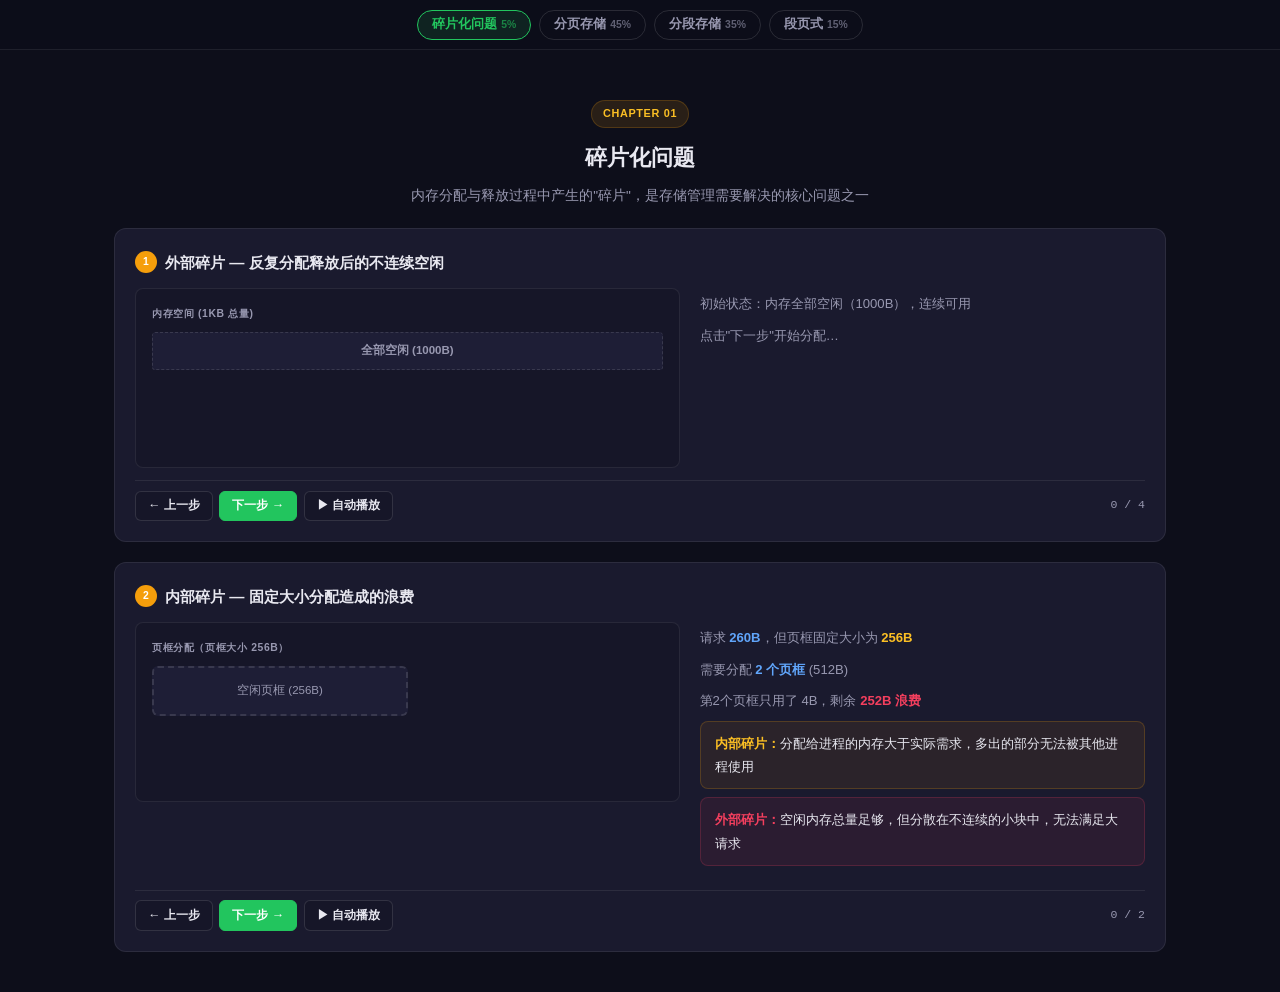
<file: public/resources/memory-management.html>
<!DOCTYPE html>
<html lang="zh-CN">
<head>
  <meta charset="UTF-8" />
  <meta name="viewport" content="width=device-width, initial-scale=1.0" />
  <title>操作系统存储管理原理动画讲解</title>
  <style>
    :root {
      --bg: #0d0e1a;
      --surface: #161628;
      --card: #1a1a2e;
      --card2: #1e1e36;
      --text: #e8e8f0;
      --muted: #9898b0;
      --accent: #22c55e;
      --accent2: #16a34a;
      --blue: #60a5fa;
      --blue2: #3b82f6;
      --purple: #a78bfa;
      --purple2: #8b5cf6;
      --amber: #fbbf24;
      --amber2: #f59e0b;
      --red: #f43f5e;
      --cyan: #22d3ee;
      --border: rgba(255,255,255,0.08);
      --border2: rgba(255,255,255,0.12);
      --radius: 12px;
      --radius-sm: 8px;
    }
    * { box-sizing: border-box; margin: 0; padding: 0; }
    body {
      font-family: 'Microsoft YaHei', 'PingFang SC', sans-serif;
      background: var(--bg);
      color: var(--text);
      line-height: 1.8;
      min-height: 100vh;
    }

    /* ===== 全局导航 ===== */
    .global-nav {
      position: sticky; top: 0; z-index: 100;
      background: rgba(13,14,26,0.95);
      backdrop-filter: blur(12px);
      border-bottom: 1px solid var(--border);
      padding: 0.6rem 1.5rem;
      display: flex; align-items: center; justify-content: center; gap: 0.5rem;
    }
    .nav-chip {
      padding: 0.35rem 0.875rem; border-radius: 999px;
      font-size: 0.8rem; font-weight: 600;
      border: 1.5px solid var(--border2); background: transparent;
      color: var(--muted); cursor: pointer; white-space: nowrap;
      transition: all 0.2s ease; font-family: inherit;
    }
    .nav-chip:hover { border-color: var(--accent); color: var(--text); }
    .nav-chip.active {
      background: rgba(34,197,94,0.12); border-color: var(--accent); color: var(--accent);
    }
    .nav-chip .weight { font-size: 0.65rem; opacity: 0.6; margin-left: 0.25rem; }

    /* ===== 主容器 ===== */
    .container { max-width: 1100px; margin: 0 auto; padding: 1.25rem 1.5rem; }

    /* ===== 章节 ===== */
    .chapter { display: none; animation: fadeIn 0.4s ease; }
    .chapter.active { display: block; }
    @keyframes fadeIn {
      from { opacity: 0; transform: translateY(12px); }
      to { opacity: 1; transform: translateY(0); }
    }

    /* ===== 章节头 ===== */
    .ch-header { text-align: center; padding: 1.75rem 0 1.25rem; }
    .ch-tag {
      display: inline-block; padding: 0.2rem 0.7rem; border-radius: 999px;
      font-size: 0.68rem; font-weight: 700; text-transform: uppercase;
      letter-spacing: 0.06em; margin-bottom: 0.6rem;
    }
    .ch-tag.frag { background: rgba(245,158,11,0.12); color: var(--amber); border: 1px solid rgba(245,158,11,0.2); }
    .ch-tag.page { background: rgba(59,130,246,0.12); color: var(--blue); border: 1px solid rgba(59,130,246,0.2); }
    .ch-tag.seg { background: rgba(139,92,246,0.12); color: var(--purple); border: 1px solid rgba(139,92,246,0.2); }
    .ch-tag.segpage { background: rgba(34,211,238,0.12); color: var(--cyan); border: 1px solid rgba(34,211,238,0.2); }
    .ch-title { font-size: 1.4rem; font-weight: 800; margin-bottom: 0.4rem; }
    .ch-desc { font-size: 0.85rem; color: var(--muted); max-width: 580px; margin: 0 auto; line-height: 1.7; }

    /* ===== 场景卡片 ===== */
    .scene {
      background: var(--card); border: 1px solid var(--border);
      border-radius: var(--radius); padding: 1.25rem; margin-bottom: 1.25rem;
    }
    .scene-title {
      font-size: 0.95rem; font-weight: 700; margin-bottom: 0.75rem;
      display: flex; align-items: center; gap: 0.5rem;
    }
    .scene-num {
      width: 22px; height: 22px; border-radius: 50%;
      display: flex; align-items: center; justify-content: center;
      font-size: 0.65rem; font-weight: 800; flex-shrink: 0;
    }
    .scene-num.blue { background: var(--blue2); color: #fff; }
    .scene-num.purple { background: var(--purple2); color: #fff; }
    .scene-num.amber { background: var(--amber2); color: #fff; }
    .scene-num.cyan { background: #0891b2; color: #fff; }
    .scene-num.green { background: var(--accent2); color: #fff; }

    /* ===== 两栏布局 ===== */
    .scene-body {
      display: grid; grid-template-columns: 1.1fr 0.9fr;
      gap: 1.25rem; align-items: start;
    }
    @media (max-width: 800px) { .scene-body { grid-template-columns: 1fr; } }

    /* ===== 动画画布 ===== */
    .canvas {
      background: var(--surface); border: 1px solid var(--border);
      border-radius: var(--radius-sm); padding: 1rem;
      min-height: 180px; position: relative; overflow: hidden;
    }
    .canvas-label {
      font-size: 0.65rem; font-weight: 700; color: var(--muted);
      text-transform: uppercase; letter-spacing: 0.06em; margin-bottom: 0.5rem;
    }

    /* ===== 文字讲解 ===== */
    .explanation { padding: 0.25rem 0; }
    .explanation p {
      font-size: 0.82rem; color: var(--muted); line-height: 1.8; margin-bottom: 0.5rem;
    }
    .hl-blue { color: var(--blue); font-weight: 600; }
    .hl-purple { color: var(--purple); font-weight: 600; }
    .hl-green { color: var(--accent); font-weight: 600; }
    .hl-amber { color: var(--amber); font-weight: 600; }
    .hl-red { color: var(--red); font-weight: 600; }
    .hl-cyan { color: var(--cyan); font-weight: 600; }

    /* ===== 公式框 ===== */
    .formula-box {
      background: rgba(59,130,246,0.06); border: 1px solid rgba(59,130,246,0.15);
      border-radius: var(--radius-sm); padding: 0.65rem 0.9rem; margin: 0.4rem 0;
      font-family: 'Fira Code', 'Consolas', monospace; font-size: 0.78rem;
      color: var(--blue); line-height: 1.6;
    }
    .formula-box.purple-f {
      background: rgba(139,92,246,0.06); border-color: rgba(139,92,246,0.15); color: var(--purple);
    }
    .formula-box.cyan-f {
      background: rgba(34,211,238,0.06); border-color: rgba(34,211,238,0.15); color: var(--cyan);
    }
    .formula-box.amber-f {
      background: rgba(245,158,11,0.06); border-color: rgba(245,158,11,0.15); color: var(--amber);
    }

    /* ===== 步骤控制 ===== */
    .step-controls {
      display: flex; align-items: center; gap: 0.4rem;
      margin-top: 0.75rem; padding-top: 0.6rem; border-top: 1px solid var(--border);
    }
    .step-btn {
      padding: 0.35rem 0.75rem; border-radius: 6px; font-size: 0.78rem;
      font-weight: 600; cursor: pointer; border: 1px solid var(--border2);
      background: var(--surface); color: var(--text); transition: all 0.15s ease;
      font-family: inherit;
    }
    .step-btn:hover { border-color: var(--accent); color: var(--accent); }
    .step-btn:disabled { opacity: 0.35; cursor: not-allowed; }
    .step-btn.primary {
      background: var(--accent); color: #fff; border-color: var(--accent);
    }
    .step-btn.primary:hover { background: var(--accent2); }
    .step-btn.playing { background: var(--amber2); border-color: var(--amber2); color: #fff; }
    .step-counter {
      font-size: 0.72rem; color: var(--muted); font-family: 'Fira Code', monospace; margin-left: auto;
    }

    /* ===== 步骤指示器 ===== */
    .step-indicators {
      display: flex; gap: 4px; margin-bottom: 0.75rem;
    }
    .step-dot {
      width: 8px; height: 8px; border-radius: 50%;
      background: var(--border2); transition: all 0.3s ease;
    }
    .step-dot.active { background: var(--accent); box-shadow: 0 0 6px rgba(34,197,94,0.5); }
    .step-dot.done { background: rgba(34,197,94,0.4); }

    /* ===== 内存块组件 ===== */
    .mem-row {
      display: flex; gap: 2px; margin-bottom: 2px; border-radius: 4px; overflow: hidden;
    }
    .mem-block {
      display: flex; align-items: center; justify-content: center;
      font-size: 0.65rem; font-weight: 700; border-radius: 3px;
      transition: all 0.5s cubic-bezier(0.16,1,0.3,1);
      height: 38px; position: relative; overflow: hidden;
    }
    .mem-block.used { color: rgba(255,255,255,0.9); }
    .mem-block.free {
      background: var(--card2); border: 1px dashed var(--border2);
      color: var(--muted); font-size: 0.55rem;
    }
    .mem-block.released {
      opacity: 0.35; border: 2px dashed; background: transparent !important;
    }
    .mem-block.flash-red {
      animation: flashRed 0.5s ease infinite;
    }
    @keyframes flashRed {
      0%, 100% { box-shadow: 0 0 0 0 rgba(244,63,94,0); }
      50% { box-shadow: 0 0 12px 4px rgba(244,63,94,0.5); border-color: var(--red); }
    }
    .mem-block.entering {
      animation: blockEnter 0.5s cubic-bezier(0.16,1,0.3,1) forwards;
    }
    @keyframes blockEnter {
      from { opacity: 0; transform: scaleX(0.3); }
      to { opacity: 1; transform: scaleX(1); }
    }

    /* 颜色 */
    .c-blue { background: linear-gradient(135deg, #3b82f6, #2563eb); }
    .c-purple { background: linear-gradient(135deg, #8b5cf6, #6d28d9); }
    .c-cyan { background: linear-gradient(135deg, #06b6d4, #0891b2); }
    .c-amber { background: linear-gradient(135deg, #f59e0b, #d97706); }
    .c-green { background: linear-gradient(135deg, #22c55e, #16a34a); }
    .c-red { background: linear-gradient(135deg, #f43f5e, #e11d48); }
    .c-pink { background: linear-gradient(135deg, #ec4899, #db2777); }
    .c-indigo { background: linear-gradient(135deg, #6366f1, #4f46e5); }
    .c-teal { background: linear-gradient(135deg, #14b8a6, #0d9488); }
    .c-orange { background: linear-gradient(135deg, #f97316, #ea580c); }

    /* ===== 表格 ===== */
    .data-table {
      width: 100%; border-collapse: separate; border-spacing: 0;
      font-size: 0.72rem; font-family: 'Fira Code', 'Consolas', monospace;
    }
    .data-table th {
      background: var(--surface); padding: 0.35rem 0.5rem;
      text-align: left; color: var(--muted); font-weight: 600;
      font-size: 0.62rem; text-transform: uppercase; letter-spacing: 0.04em;
      border-bottom: 1px solid var(--border2);
    }
    .data-table td {
      padding: 0.3rem 0.5rem; border-bottom: 1px solid var(--border);
      transition: all 0.3s ease;
    }
    .data-table tr.row-active td { background: rgba(34,197,94,0.1); }
    .data-table tr.row-hit td { background: rgba(34,197,94,0.15); }
    .data-table tr.row-search td { background: rgba(59,130,246,0.1); }
    .data-table tr.row-error td { background: rgba(244,63,94,0.12); }

    /* ===== 寄存器 ===== */
    .reg-box {
      display: inline-flex; align-items: center; gap: 0.4rem;
      padding: 0.4rem 0.75rem; background: var(--surface);
      border: 1.5px solid var(--border2); border-radius: var(--radius-sm);
      font-family: 'Fira Code', monospace; font-size: 0.8rem;
      font-weight: 700; transition: all 0.3s ease;
    }
    .reg-box.reg-active {
      border-color: var(--accent); box-shadow: 0 0 0 3px rgba(34,197,94,0.15);
    }
    .reg-label { font-size: 0.6rem; font-weight: 600; color: var(--muted); text-transform: uppercase; }

    /* ===== 映射线 ===== */
    .mapping-area {
      display: flex; align-items: stretch; gap: 0; position: relative;
    }
    .mapping-left, .mapping-right {
      flex: 1; display: flex; flex-direction: column; gap: 2px;
    }
    .mapping-center {
      width: 80px; display: flex; flex-direction: column;
      align-items: center; justify-content: center; position: relative;
    }
    .map-block {
      height: 32px; border-radius: 4px; display: flex;
      align-items: center; justify-content: center;
      font-size: 0.6rem; font-weight: 700; color: rgba(255,255,255,0.9);
      transition: all 0.4s ease;
    }
    .map-block.dim { opacity: 0.3; }
    .map-line {
      position: absolute; height: 2px; transform-origin: left center;
      opacity: 0; transition: opacity 0.4s ease;
    }
    .map-line.visible { opacity: 1; }
    .map-line.l-blue { background: var(--blue); }
    .map-line.l-purple { background: var(--purple); }
    .map-line.l-cyan { background: var(--cyan); }
    .map-line.l-amber { background: var(--amber); }
    .map-line.l-green { background: var(--accent); }
    .map-line.l-red { background: var(--red); }
    .map-line.l-pink { background: #ec4899; }
    .map-line.l-indigo { background: #6366f1; }

    /* ===== 对比表格 ===== */
    .compare-table {
      width: 100%; border-collapse: separate; border-spacing: 0;
      font-size: 0.78rem;
    }
    .compare-table th {
      padding: 0.5rem 0.75rem; text-align: left; font-weight: 700;
      font-size: 0.72rem; text-transform: uppercase; letter-spacing: 0.04em;
      border-bottom: 2px solid var(--border2);
    }
    .compare-table th.th-blue { color: var(--blue); background: rgba(59,130,246,0.06); }
    .compare-table th.th-purple { color: var(--purple); background: rgba(139,92,246,0.06); }
    .compare-table th.th-cyan { color: var(--cyan); background: rgba(34,211,238,0.06); }
    .compare-table td {
      padding: 0.4rem 0.75rem; border-bottom: 1px solid var(--border);
      color: var(--muted); line-height: 1.6;
    }
    .compare-table tr:last-child td { border-bottom: none; }
    .compare-table td.td-label { color: var(--text); font-weight: 600; white-space: nowrap; }

    /* ===== 数据流箭头 ===== */
    .flow-row {
      display: flex; align-items: center; gap: 0.5rem;
      margin-bottom: 0.5rem; flex-wrap: wrap;
    }
    .flow-box {
      padding: 0.35rem 0.6rem; background: var(--surface);
      border: 1.5px solid var(--border2); border-radius: 6px;
      font-family: 'Fira Code', monospace; font-size: 0.72rem;
      font-weight: 600; transition: all 0.3s ease; white-space: nowrap;
    }
    .flow-box.active {
      border-color: var(--accent); box-shadow: 0 0 8px rgba(34,197,94,0.2);
    }
    .flow-box.active-blue { border-color: var(--blue); box-shadow: 0 0 8px rgba(59,130,246,0.2); }
    .flow-box.active-purple { border-color: var(--purple); box-shadow: 0 0 8px rgba(139,92,246,0.2); }
    .flow-box.active-cyan { border-color: var(--cyan); box-shadow: 0 0 8px rgba(34,211,238,0.2); }
    .flow-arrow {
      font-size: 0.7rem; color: var(--muted); transition: color 0.3s ease;
    }
    .flow-arrow.active { color: var(--accent); }

    /* ===== 关键点 ===== */
    .key-point {
      background: rgba(34,197,94,0.08); border: 1px solid rgba(34,197,94,0.2);
      border-radius: var(--radius-sm); padding: 0.6rem 0.9rem; margin: 0.5rem 0;
      font-size: 0.82rem;
    }
    .key-point strong { color: var(--accent); }
    .key-point.amber-kp {
      background: rgba(245,158,11,0.08); border-color: rgba(245,158,11,0.2);
    }
    .key-point.amber-kp strong { color: var(--amber); }
    .key-point.red-kp {
      background: rgba(244,63,94,0.08); border-color: rgba(244,63,94,0.2);
    }
    .key-point.red-kp strong { color: var(--red); }

    /* ===== 逻辑地址二进制 ===== */
    .binary-row {
      display: flex; gap: 1px; margin: 0.5rem 0;
    }
    .binary-cell {
      width: 28px; height: 32px; display: flex; align-items: center; justify-content: center;
      font-family: 'Fira Code', monospace; font-size: 0.82rem; font-weight: 700;
      background: var(--surface); border: 1px solid var(--border);
      transition: all 0.3s ease;
    }
    .binary-cell.bit-high {
      background: rgba(59,130,246,0.15); border-color: rgba(59,130,246,0.3); color: var(--blue);
    }
    .binary-cell.bit-low {
      background: rgba(34,197,94,0.15); border-color: rgba(34,197,94,0.3); color: var(--accent);
    }
    .binary-sep {
      width: 2px; background: var(--amber); margin: 0 3px; border-radius: 1px;
    }

    /* ===== TLB 对比 ===== */
    .tlb-compare {
      display: grid; grid-template-columns: 1fr 1fr; gap: 0.75rem;
    }
    .tlb-case {
      background: var(--surface); border: 1px solid var(--border);
      border-radius: var(--radius-sm); padding: 0.75rem;
    }
    .tlb-case-title {
      font-size: 0.72rem; font-weight: 700; margin-bottom: 0.5rem;
    }
    .tlb-case-title.hit { color: var(--accent); }
    .tlb-case-title.miss { color: var(--red); }

    /* ===== 段页式二级查表 ===== */
    .lookup-flow {
      display: flex; flex-direction: column; gap: 0.5rem; align-items: center;
    }
    .lookup-step {
      display: flex; align-items: center; gap: 0.4rem; opacity: 0.3;
      transition: all 0.4s ease;
    }
    .lookup-step.active { opacity: 1; }
    .lookup-step.done { opacity: 0.5; }
    .lookup-box {
      padding: 0.4rem 0.7rem; background: var(--card2);
      border: 1.5px solid var(--border2); border-radius: 6px;
      font-family: 'Fira Code', monospace; font-size: 0.72rem; font-weight: 600;
      transition: all 0.3s ease;
    }
    .lookup-box.lb-active {
      border-color: var(--accent); box-shadow: 0 0 8px rgba(34,197,94,0.2);
    }
    .lookup-box.lb-blue { border-color: var(--blue); box-shadow: 0 0 8px rgba(59,130,246,0.2); }
    .lookup-box.lb-purple { border-color: var(--purple); box-shadow: 0 0 8px rgba(139,92,246,0.2); }
    .lookup-box.lb-cyan { border-color: var(--cyan); box-shadow: 0 0 8px rgba(34,211,238,0.2); }
    .lookup-box.lb-amber { border-color: var(--amber); box-shadow: 0 0 8px rgba(245,158,11,0.2); }

    /* ===== 结论框 ===== */
    .conclusion {
      background: linear-gradient(135deg, rgba(34,197,94,0.1), rgba(34,211,238,0.05));
      border: 1px solid rgba(34,197,94,0.2); border-radius: var(--radius-sm);
      padding: 0.75rem 1rem; margin-top: 0.75rem; font-size: 0.85rem; text-align: center;
    }
    .conclusion strong { color: var(--accent); }
  </style>
</head>
<body>

<!-- ===== 顶部粘性导航 ===== -->
<div class="global-nav">
  <button class="nav-chip active" onclick="switchChapter(0)">碎片化问题<span class="weight">5%</span></button>
  <button class="nav-chip" onclick="switchChapter(1)">分页存储<span class="weight">45%</span></button>
  <button class="nav-chip" onclick="switchChapter(2)">分段存储<span class="weight">35%</span></button>
  <button class="nav-chip" onclick="switchChapter(3)">段页式<span class="weight">15%</span></button>
</div>

<div class="container">

<!-- ================================================================ -->
<!-- 第一章：碎片化问题 -->
<!-- ================================================================ -->
<div class="chapter active" id="ch0">
  <div class="ch-header">
    <div class="ch-tag frag">Chapter 01</div>
    <h2 class="ch-title">碎片化问题</h2>
    <p class="ch-desc">内存分配与释放过程中产生的"碎片"，是存储管理需要解决的核心问题之一</p>
  </div>

  <!-- 场景1：外部碎片 -->
  <div class="scene" id="scene-extfrag">
    <div class="scene-title">
      <span class="scene-num amber">1</span>
      外部碎片 — 反复分配释放后的不连续空闲
    </div>
    <div class="scene-body">
      <div class="canvas" id="extfrag-canvas">
        <div class="canvas-label">内存空间 (1KB 总量)</div>
        <div id="extfrag-mem" style="display:flex;flex-direction:column;gap:2px;"></div>
        <div id="extfrag-info" style="margin-top:0.75rem;font-size:0.72rem;color:var(--muted);min-height:1.5rem;"></div>
      </div>
      <div class="explanation" id="extfrag-exp">
        <p>初始状态：内存全部空闲（1000B）</p>
        <p>点击"下一步"观察分配和释放的过程…</p>
      </div>
    </div>
    <div class="step-controls">
      <button class="step-btn" onclick="scenePrev('extfrag')">← 上一步</button>
      <button class="step-btn primary" onclick="sceneNext('extfrag')">下一步 →</button>
      <button class="step-btn" id="extfrag-auto" onclick="sceneAuto('extfrag')">▶ 自动播放</button>
      <span class="step-counter" id="extfrag-counter">0 / 4</span>
    </div>
  </div>

  <!-- 场景2：内部碎片 -->
  <div class="scene" id="scene-intfrag">
    <div class="scene-title">
      <span class="scene-num amber">2</span>
      内部碎片 — 固定大小分配造成的浪费
    </div>
    <div class="scene-body">
      <div class="canvas" id="intfrag-canvas">
        <div class="canvas-label">页框分配（页框大小 256B）</div>
        <div style="display:flex;gap:2px;margin-bottom:0.5rem;">
          <div id="intfrag-block" style="flex:0 0 256px;height:50px;background:var(--card2);border:2px dashed var(--border2);border-radius:6px;display:flex;align-items:center;justify-content:center;font-size:0.72rem;color:var(--muted);transition:all 0.5s ease;overflow:hidden;position:relative;">
            <span id="intfrag-label">空闲页框 (256B)</span>
          </div>
        </div>
        <div id="intfrag-bar" style="height:8px;border-radius:4px;overflow:hidden;display:flex;gap:1px;margin-top:0.375rem;opacity:0;transition:opacity 0.5s ease;">
          <div style="flex:0 0 260px;background:var(--blue);border-radius:4px;"></div>
          <div style="flex:0 0 4px;background:var(--red);border-radius:4px;"></div>
        </div>
        <div id="intfrag-detail" style="margin-top:0.5rem;font-size:0.72rem;color:var(--muted);opacity:0;transition:opacity 0.5s ease;"></div>
      </div>
      <div class="explanation" id="intfrag-exp">
        <p>请求 <span class="hl-blue">260B</span>，但页框固定大小为 <span class="hl-amber">256B</span></p>
        <p>需要分配 <span class="hl-blue">2 个页框</span> (512B)</p>
        <p>第2个页框只用了 4B，剩余 <span class="hl-red">252B 浪费</span></p>
        <div class="key-point amber-kp" style="margin-top:0.5rem;">
          <strong>内部碎片：</strong>分配给进程的内存大于实际需求，多出的部分无法被其他进程使用
        </div>
        <div class="key-point red-kp" style="margin-top:0.375rem;">
          <strong>外部碎片：</strong>空闲内存总量足够，但分散在不连续的小块中，无法满足大请求
        </div>
      </div>
    </div>
    <div class="step-controls">
      <button class="step-btn" onclick="scenePrev('intfrag')">← 上一步</button>
      <button class="step-btn primary" onclick="sceneNext('intfrag')">下一步 →</button>
      <button class="step-btn" id="intfrag-auto" onclick="sceneAuto('intfrag')">▶ 自动播放</button>
      <span class="step-counter" id="intfrag-counter">0 / 2</span>
    </div>
  </div>
</div>

<!-- ================================================================ -->
<!-- 第二章：分页存储管理 -->
<!-- ================================================================ -->
<div class="chapter" id="ch1">
  <div class="ch-header">
    <div class="ch-tag page">Chapter 02</div>
    <h2 class="ch-title">分页存储管理</h2>
    <p class="ch-desc">将逻辑地址空间和物理内存都划分为等大小的块，通过页表建立映射关系</p>
  </div>

  <!-- 场景1：核心思想 -->
  <div class="scene" id="scene-paging-core">
    <div class="scene-title">
      <span class="scene-num blue">1</span>
      核心思想 — 等大小分块，非连续映射
    </div>
    <div class="scene-body">
      <div class="canvas">
        <div class="canvas-label">页 → 帧映射</div>
        <div class="mapping-area">
          <div class="mapping-left">
            <div style="font-size:0.6rem;color:var(--muted);text-align:center;margin-bottom:2px;">逻辑地址空间</div>
            <div class="map-block c-blue dim" data-pg="0">页 0</div>
            <div class="map-block c-purple dim" data-pg="1">页 1</div>
            <div class="map-block c-cyan dim" data-pg="2">页 2</div>
            <div class="map-block c-amber dim" data-pg="3">页 3</div>
            <div class="map-block c-green dim" data-pg="4">页 4</div>
            <div class="map-block c-red dim" data-pg="5">页 5</div>
            <div class="map-block c-pink dim" data-pg="6">页 6</div>
            <div class="map-block c-indigo dim" data-pg="7">页 7</div>
          </div>
          <div class="mapping-center" id="paging-lines">
            <!-- 映射线由JS绘制 -->
          </div>
          <div class="mapping-right">
            <div style="font-size:0.6rem;color:var(--muted);text-align:center;margin-bottom:2px;">物理内存</div>
            <div class="map-block dim" data-fr="0" style="background:var(--card2);border:1px dashed var(--border2);color:var(--muted);">帧 0</div>
            <div class="map-block dim" data-fr="1" style="background:var(--card2);border:1px dashed var(--border2);color:var(--muted);">帧 1</div>
            <div class="map-block dim" data-fr="2" style="background:var(--card2);border:1px dashed var(--border2);color:var(--muted);">帧 2</div>
            <div class="map-block dim" data-fr="3" style="background:var(--card2);border:1px dashed var(--border2);color:var(--muted);">帧 3</div>
            <div class="map-block dim" data-fr="4" style="background:var(--card2);border:1px dashed var(--border2);color:var(--muted);">帧 4</div>
            <div class="map-block dim" data-fr="5" style="background:var(--card2);border:1px dashed var(--border2);color:var(--muted);">帧 5</div>
            <div class="map-block dim" data-fr="6" style="background:var(--card2);border:1px dashed var(--border2);color:var(--muted);">帧 6</div>
            <div class="map-block dim" data-fr="7" style="background:var(--card2);border:1px dashed var(--border2);color:var(--muted);">帧 7</div>
          </div>
        </div>
      </div>
      <div class="explanation" id="paging-core-exp">
        <p>左侧为进程的 <span class="hl-blue">逻辑地址空间</span>，被等分为8个页</p>
        <p>右侧为 <span class="hl-green">物理内存</span>，被等分为8个页框（帧）</p>
        <p>点击"下一步"观察映射过程…</p>
      </div>
    </div>
    <div class="step-controls">
      <button class="step-btn" onclick="scenePrev('paging-core')">← 上一步</button>
      <button class="step-btn primary" onclick="sceneNext('paging-core')">下一步 →</button>
      <button class="step-btn" id="paging-core-auto" onclick="sceneAuto('paging-core')">▶ 自动播放</button>
      <span class="step-counter" id="paging-core-counter">0 / 8</span>
    </div>
  </div>

  <!-- 场景2：地址结构 -->
  <div class="scene" id="scene-paging-addr">
    <div class="scene-title">
      <span class="scene-num blue">2</span>
      地址结构 — 逻辑地址的二进制分解
    </div>
    <div class="scene-body">
      <div class="canvas">
        <div class="canvas-label">逻辑地址拆分 (页大小 1KB = 2¹⁰B)</div>
        <div style="margin-bottom:0.5rem;">
          <span class="reg-label">逻辑地址：</span>
          <span class="reg-box" id="addr-dec">1443</span>
          <span style="color:var(--muted);margin:0 0.25rem;">=</span>
          <span class="reg-box" id="addr-hex">0x05A3</span>
        </div>
        <div style="margin-bottom:0.5rem;">
          <span class="reg-label">二进制：</span>
          <div class="binary-row" id="addr-binary"></div>
        </div>
        <div style="display:flex;gap:1rem;margin-top:0.75rem;">
          <div>
            <span class="reg-label">页号 (高6位)：</span>
            <span class="reg-box" id="addr-page" style="border-color:var(--blue);color:var(--blue);">—</span>
          </div>
          <div>
            <span class="reg-label">偏移 (低10位)：</span>
            <span class="reg-box" id="addr-offset" style="border-color:var(--accent);color:var(--accent);">—</span>
          </div>
        </div>
        <div id="addr-formula" class="formula-box" style="margin-top:0.75rem;opacity:0;transition:opacity 0.5s ease;">
          页号 = ⌊1443 / 1024⌋ = 1<br>
          偏移 = 1443 % 1024 = 419
        </div>
      </div>
      <div class="explanation" id="paging-addr-exp">
        <p>逻辑地址 <span class="hl-blue">1443</span> (0x05A3)</p>
        <p>页大小 = 1KB = 2¹⁰ = 1024B</p>
        <p>地址共 16 位，低 <span class="hl-green">10 位</span>为页内偏移，高 <span class="hl-blue">6 位</span>为页号</p>
        <div class="formula-box" style="margin-top:0.5rem;">
          页号 = 逻辑地址 / 页大小<br>
          偏移 = 逻辑地址 % 页大小
        </div>
      </div>
    </div>
    <div class="step-controls">
      <button class="step-btn" onclick="scenePrev('paging-addr')">← 上一步</button>
      <button class="step-btn primary" onclick="sceneNext('paging-addr')">下一步 →</button>
      <button class="step-btn" id="paging-addr-auto" onclick="sceneAuto('paging-addr')">▶ 自动播放</button>
      <span class="step-counter" id="paging-addr-counter">0 / 3</span>
    </div>
  </div>

  <!-- 场景3：页表与地址翻译 -->
  <div class="scene" id="scene-paging-trans">
    <div class="scene-title">
      <span class="scene-num blue">3</span>
      页表与地址翻译 ★最重要
    </div>
    <div class="scene-body">
      <div class="canvas">
        <div class="canvas-label">完整地址翻译流程</div>
        <!-- 步骤流 -->
        <div class="flow-row" id="trans-flow">
          <div class="flow-box" id="tf-logic">逻辑地址 1443</div>
          <span class="flow-arrow">→</span>
          <div class="flow-box" id="tf-decomp">页号=1, 偏移=419</div>
          <span class="flow-arrow">→</span>
          <div class="flow-box" id="tf-lookup">查页表[1]</div>
          <span class="flow-arrow">→</span>
          <div class="flow-box" id="tf-frame">帧号=5</div>
          <span class="flow-arrow">→</span>
          <div class="flow-box" id="tf-phys">物理地址 5539</div>
        </div>
        <!-- 页表 -->
        <div style="margin-top:0.75rem;">
          <div class="canvas-label">页表</div>
          <table class="data-table" id="page-table">
            <tr><th>页号</th><th>帧号</th><th>有效位</th></tr>
            <tr data-row="0"><td>0</td><td>3</td><td>1</td></tr>
            <tr data-row="1"><td>1</td><td>5</td><td>1</td></tr>
            <tr data-row="2"><td>2</td><td>1</td><td>1</td></tr>
            <tr data-row="3"><td>3</td><td>7</td><td>1</td></tr>
            <tr data-row="4"><td>4</td><td>—</td><td>0</td></tr>
            <tr data-row="5"><td>5</td><td>2</td><td>1</td></tr>
            <tr data-row="6"><td>6</td><td>—</td><td>0</td></tr>
            <tr data-row="7"><td>7</td><td>6</td><td>1</td></tr>
          </table>
        </div>
        <div id="trans-calc" class="formula-box" style="margin-top:0.75rem;opacity:0;transition:opacity 0.5s ease;">
          物理地址 = 帧号 × 页大小 + 偏移 = 5 × 1024 + 419 = <strong style="color:var(--accent);">5539</strong>
        </div>
      </div>
      <div class="explanation" id="paging-trans-exp">
        <p><span class="hl-blue">Step 1：</span>逻辑地址 1443 → 分解为页号=1，偏移=419</p>
        <p><span class="hl-amber">Step 2：</span>查页表第1行 → 帧号=5</p>
        <p><span class="hl-green">Step 3：</span>物理地址 = 5×1024 + 419 = <span class="hl-green">5539</span></p>
        <div class="key-point" style="margin-top:0.5rem;">
          <strong>关键：</strong>页表是每个进程一份的数据结构，存放在内存中。每次地址翻译需要<strong>2次访存</strong>（1次查页表 + 1次访问目标）
        </div>
      </div>
    </div>
    <div class="step-controls">
      <button class="step-btn" onclick="scenePrev('paging-trans')">← 上一步</button>
      <button class="step-btn primary" onclick="sceneNext('paging-trans')">下一步 →</button>
      <button class="step-btn" id="paging-trans-auto" onclick="sceneAuto('paging-trans')">▶ 自动播放</button>
      <span class="step-counter" id="paging-trans-counter">0 / 4</span>
    </div>
  </div>

  <!-- 场景4：TLB快表 -->
  <div class="scene" id="scene-paging-tlb">
    <div class="scene-title">
      <span class="scene-num blue">4</span>
      TLB 快表 — 加速地址翻译
    </div>
    <div class="scene-body">
      <div class="canvas">
        <div class="canvas-label">TLB 命中 vs 未命中</div>
        <div class="tlb-compare">
          <div class="tlb-case" id="tlb-hit-case">
            <div class="tlb-case-title hit">✓ TLB 命中</div>
            <div class="flow-row">
              <div class="flow-box" id="tlb-hit1">逻辑地址</div>
              <span class="flow-arrow">→</span>
              <div class="flow-box" id="tlb-hit2" style="border-color:var(--accent);">TLB</div>
              <span class="flow-arrow">→</span>
              <div class="flow-box" id="tlb-hit3">帧号</div>
              <span class="flow-arrow">→</span>
              <div class="flow-box" id="tlb-hit4">物理地址</div>
            </div>
            <div style="margin-top:0.5rem;font-size:0.72rem;color:var(--accent);">
              只需 <strong>1次访存</strong>（直接访问目标内存）
            </div>
          </div>
          <div class="tlb-case" id="tlb-miss-case">
            <div class="tlb-case-title miss">✗ TLB 未命中</div>
            <div class="flow-row">
              <div class="flow-box" id="tlb-miss1">逻辑地址</div>
              <span class="flow-arrow">→</span>
              <div class="flow-box" id="tlb-miss2" style="border-color:var(--red);">TLB ✗</div>
              <span class="flow-arrow">→</span>
              <div class="flow-box" id="tlb-miss3" style="border-color:var(--blue);">页表</div>
              <span class="flow-arrow">→</span>
              <div class="flow-box" id="tlb-miss4">帧号</div>
              <span class="flow-arrow">→</span>
              <div class="flow-box" id="tlb-miss5">物理地址</div>
            </div>
            <div style="margin-top:0.5rem;font-size:0.72rem;color:var(--red);">
              需要 <strong>2次访存</strong>（1次查页表 + 1次访问目标）
            </div>
          </div>
        </div>
      </div>
      <div class="explanation" id="paging-tlb-exp">
        <p><span class="hl-green">TLB（快表）</span>是页表的高速缓存，位于 CPU 内部</p>
        <p><span class="hl-green">命中</span>时：直接获得帧号，只需 1 次访存</p>
        <p><span class="hl-red">未命中</span>时：需先查页表再访问内存，2 次访存</p>
        <div class="formula-box" style="margin-top:0.5rem;">
          有效访存时间 = hit_ratio × 1 + (1 - hit_ratio) × 2<br>
          例：命中率 90% → EAT = 0.9×1 + 0.1×2 = 1.1 次
        </div>
      </div>
    </div>
    <div class="step-controls">
      <button class="step-btn" onclick="scenePrev('paging-tlb')">← 上一步</button>
      <button class="step-btn primary" onclick="sceneNext('paging-tlb')">下一步 →</button>
      <button class="step-btn" id="paging-tlb-auto" onclick="sceneAuto('paging-tlb')">▶ 自动播放</button>
      <span class="step-counter" id="paging-tlb-counter">0 / 3</span>
    </div>
  </div>

  <!-- 场景5：碎片特点总结 -->
  <div class="scene" id="scene-paging-summary">
    <div class="scene-title">
      <span class="scene-num blue">5</span>
      碎片特点总结
    </div>
    <div class="scene-body">
      <div class="canvas">
        <div class="canvas-label">分页存储碎片特点</div>
        <div style="display:flex;gap:1rem;flex-wrap:wrap;">
          <div style="flex:1;min-width:200px;padding:0.75rem;background:rgba(34,197,94,0.08);border:1px solid rgba(34,197,94,0.2);border-radius:8px;">
            <div style="font-size:0.85rem;font-weight:700;color:var(--accent);margin-bottom:0.5rem;">✓ 无外部碎片</div>
            <div style="font-size:0.78rem;color:var(--muted);line-height:1.7;">
              页框大小固定，任何空闲页框都可分配给任何页，不会产生无法利用的小空闲块
            </div>
          </div>
          <div style="flex:1;min-width:200px;padding:0.75rem;background:rgba(244,63,94,0.08);border:1px solid rgba(244,63,94,0.2);border-radius:8px;">
            <div style="font-size:0.85rem;font-weight:700;color:var(--red);margin-bottom:0.5rem;">✗ 有内部碎片</div>
            <div style="font-size:0.78rem;color:var(--muted);line-height:1.7;">
              进程最后一页往往未填满，剩余空间无法被其他进程使用
            </div>
          </div>
        </div>
        <div class="formula-box" style="margin-top:1rem;">
          内部碎片 ≤ 页大小 - 1<br>
          页越大 → 内部碎片可能越大<br>
          页越小 → 页表越长 → 开销越大
        </div>
      </div>
      <div class="explanation">
        <p><span class="hl-green">优点：</span>无外部碎片，内存利用率高</p>
        <p><span class="hl-red">缺点：</span>有内部碎片；页表占用内存空间</p>
        <p><span class="hl-amber">折中：</span>页大小的选择需要在碎片和开销之间权衡</p>
      </div>
    </div>
  </div>
</div>

<!-- ================================================================ -->
<!-- 第三章：分段存储管理 -->
<!-- ================================================================ -->
<div class="chapter" id="ch2">
  <div class="ch-header">
    <div class="ch-tag seg">Chapter 03</div>
    <h2 class="ch-title">分段存储管理</h2>
    <p class="ch-desc">按程序的逻辑结构划分段，每段独立编址，更符合程序员视角</p>
  </div>

  <!-- 场景1：核心思想 -->
  <div class="scene" id="scene-seg-core">
    <div class="scene-title">
      <span class="scene-num purple">1</span>
      核心思想 — 按程序逻辑划分
    </div>
    <div class="scene-body">
      <div class="canvas">
        <div class="canvas-label">程序逻辑视图 → 物理内存映射</div>
        <div style="display:flex;gap:1.5rem;flex-wrap:wrap;">
          <!-- 逻辑视图 -->
          <div style="flex:1;min-width:200px;">
            <div style="font-size:0.65rem;color:var(--muted);margin-bottom:4px;text-align:center;">逻辑视图</div>
            <div style="display:flex;flex-direction:column;gap:2px;">
              <div id="seg-l0" class="mem-block used c-blue entering" style="height:32px;opacity:0;transition:opacity 0.5s ease;">代码段 (1024B)</div>
              <div id="seg-l1" class="mem-block used c-purple entering" style="height:48px;opacity:0;transition:opacity 0.5s ease;">数据段 (2048B)</div>
              <div id="seg-l2" class="mem-block used c-cyan entering" style="height:24px;opacity:0;transition:opacity 0.5s ease;">堆段 (512B)</div>
              <div id="seg-l3" class="mem-block used c-amber entering" style="height:64px;opacity:0;transition:opacity 0.5s ease;">栈段 (4096B)</div>
            </div>
          </div>
          <!-- 箭头 -->
          <div style="display:flex;align-items:center;font-size:1.2rem;color:var(--muted);">→</div>
          <!-- 物理内存 -->
          <div style="flex:1;min-width:200px;">
            <div style="font-size:0.65rem;color:var(--muted);margin-bottom:4px;text-align:center;">物理内存</div>
            <div style="display:flex;flex-direction:column;gap:2px;position:relative;">
              <div id="seg-p0" class="mem-block used c-blue" style="height:32px;opacity:0;transition:opacity 0.5s ease;">代码段 @0x1000</div>
              <div style="height:12px;background:var(--card2);border:1px dashed var(--border2);border-radius:3px;display:flex;align-items:center;justify-content:center;font-size:0.5rem;color:var(--muted);">空闲</div>
              <div id="seg-p1" class="mem-block used c-purple" style="height:48px;opacity:0;transition:opacity 0.5s ease;">数据段 @0x3000</div>
              <div id="seg-p3" class="mem-block used c-amber" style="height:64px;opacity:0;transition:opacity 0.5s ease;">栈段 @0x6000</div>
              <div id="seg-p2" class="mem-block used c-cyan" style="height:24px;opacity:0;transition:opacity 0.5s ease;">堆段 @0xA000</div>
            </div>
          </div>
        </div>
      </div>
      <div class="explanation" id="seg-core-exp">
        <p>程序由若干<span class="hl-purple">逻辑段</span>组成，每段长度不等</p>
        <p>• 代码段：1024B</p>
        <p>• 数据段：2048B</p>
        <p>• 堆段：512B</p>
        <p>• 栈段：4096B</p>
        <p>各段在物理内存中<span class="hl-amber">独立放置</span>，不要求连续</p>
      </div>
    </div>
    <div class="step-controls">
      <button class="step-btn" onclick="scenePrev('seg-core')">← 上一步</button>
      <button class="step-btn primary" onclick="sceneNext('seg-core')">下一步 →</button>
      <button class="step-btn" id="seg-core-auto" onclick="sceneAuto('seg-core')">▶ 自动播放</button>
      <span class="step-counter" id="seg-core-counter">0 / 5</span>
    </div>
  </div>

  <!-- 场景2：地址结构 -->
  <div class="scene" id="scene-seg-addr">
    <div class="scene-title">
      <span class="scene-num purple">2</span>
      地址结构 — 段号 + 段内偏移
    </div>
    <div class="scene-body">
      <div class="canvas">
        <div class="canvas-label">分段逻辑地址</div>
        <div style="margin-bottom:0.5rem;">
          <span class="reg-label">逻辑地址：</span>
          <span class="reg-box" style="border-color:var(--purple);color:var(--purple);">&lt;段号, 偏移&gt;</span>
        </div>
        <div style="display:flex;gap:1rem;margin-top:0.75rem;">
          <div>
            <span class="reg-label">段号：</span>
            <span class="reg-box" id="seg-addr-num" style="border-color:var(--purple);color:var(--purple);">—</span>
          </div>
          <div>
            <span class="reg-label">段内偏移：</span>
            <span class="reg-box" id="seg-addr-off" style="border-color:var(--amber);color:var(--amber);">—</span>
          </div>
        </div>
        <div id="seg-addr-example" class="formula-box purple-f" style="margin-top:0.75rem;opacity:0;transition:opacity 0.5s ease;">
          例：&lt;2, 300&gt; → 段号为2，段内偏移300
        </div>
      </div>
      <div class="explanation">
        <p>分段地址是<span class="hl-purple">二维地址</span>：由段号和段内偏移共同确定</p>
        <p>段号指定访问哪个段，偏移指定段内的位置</p>
        <div class="formula-box purple-f" style="margin-top:0.5rem;">
          逻辑地址 = &lt;段号, 段内偏移&gt;
        </div>
        <p style="margin-top:0.5rem;">与分页不同：分段地址需要<span class="hl-amber">用户/编译器</span>显式指定段号</p>
      </div>
    </div>
    <div class="step-controls">
      <button class="step-btn" onclick="scenePrev('seg-addr')">← 上一步</button>
      <button class="step-btn primary" onclick="sceneNext('seg-addr')">下一步 →</button>
      <button class="step-btn" id="seg-addr-auto" onclick="sceneAuto('seg-addr')">▶ 自动播放</button>
      <span class="step-counter" id="seg-addr-counter">0 / 2</span>
    </div>
  </div>

  <!-- 场景3：段表与地址翻译 -->
  <div class="scene" id="scene-seg-trans">
    <div class="scene-title">
      <span class="scene-num purple">3</span>
      段表与地址翻译 ★最重要
    </div>
    <div class="scene-body">
      <div class="canvas">
        <div class="canvas-label">分段地址翻译流程</div>
        <div class="flow-row" id="seg-trans-flow">
          <div class="flow-box" id="stf-logic">&lt;2, 300&gt;</div>
          <span class="flow-arrow">→</span>
          <div class="flow-box" id="stf-lookup">查段表[2]</div>
          <span class="flow-arrow">→</span>
          <div class="flow-box" id="stf-check">越界检查</div>
          <span class="flow-arrow">→</span>
          <div class="flow-box" id="stf-phys">物理地址</div>
        </div>
        <!-- 段表 -->
        <div style="margin-top:0.75rem;">
          <div class="canvas-label">段表</div>
          <table class="data-table" id="seg-table">
            <tr><th>段号</th><th>基址</th><th>限界</th></tr>
            <tr data-row="0"><td>0</td><td>0x1000</td><td>1024</td></tr>
            <tr data-row="1"><td>1</td><td>0x3000</td><td>2048</td></tr>
            <tr data-row="2"><td>2</td><td>0x2000</td><td>512</td></tr>
            <tr data-row="3"><td>3</td><td>0x6000</td><td>4096</td></tr>
          </table>
        </div>
        <div id="seg-trans-calc" class="formula-box purple-f" style="margin-top:0.75rem;opacity:0;transition:opacity 0.5s ease;"></div>
      </div>
      <div class="explanation" id="seg-trans-exp">
        <p><span class="hl-purple">Step 1：</span>逻辑地址 &lt;2, 300&gt; → 段号=2，偏移=300</p>
        <p><span class="hl-amber">Step 2：</span>查段表第2行 → 基址=0x2000，限界=512</p>
        <p><span class="hl-cyan">Step 3：</span>越界检查：300 &lt; 512 ✓</p>
        <p><span class="hl-green">Step 4：</span>物理地址 = 0x2000 + 300 = <span class="hl-green">0x212C</span></p>
      </div>
    </div>
    <div class="step-controls">
      <button class="step-btn" onclick="scenePrev('seg-trans')">← 上一步</button>
      <button class="step-btn primary" onclick="sceneNext('seg-trans')">下一步 →</button>
      <button class="step-btn" id="seg-trans-auto" onclick="sceneAuto('seg-trans')">▶ 自动播放</button>
      <span class="step-counter" id="seg-trans-counter">0 / 5</span>
    </div>
  </div>

  <!-- 场景4：分段 vs 分页 -->
  <div class="scene" id="scene-seg-compare">
    <div class="scene-title">
      <span class="scene-num purple">4</span>
      分段 vs 分页 对比
    </div>
    <div class="scene-body">
      <div class="canvas">
        <table class="compare-table">
          <tr>
            <th style="color:var(--muted);">对比维度</th>
            <th class="th-blue">分页</th>
            <th class="th-purple">分段</th>
          </tr>
          <tr><td class="td-label">大小</td><td>固定（由系统决定）</td><td>可变（由程序决定）</td></tr>
          <tr><td class="td-label">碎片</td><td style="color:var(--red);">有内部碎片</td><td style="color:var(--red);">有外部碎片</td></tr>
          <tr><td class="td-label">地址空间</td><td>一维（单地址）</td><td>二维（段号+偏移）</td></tr>
          <tr><td class="td-label">对程序员</td><td>透明（不可见）</td><td>可见（需指定段）</td></tr>
          <tr><td class="td-label">共享</td><td>较难实现</td><td style="color:var(--accent);">容易（按段共享）</td></tr>
          <tr><td class="td-label">保护</td><td>按页保护</td><td style="color:var(--accent);">按段保护（更自然）</td></tr>
          <tr><td class="td-label">越界检查</td><td>不需要（页内偏移固定）</td><td style="color:var(--amber);">需要（偏移 &lt; 限界）</td></tr>
        </table>
      </div>
      <div class="explanation">
        <p><span class="hl-blue">分页</span>侧重于<span class="hl-blue">系统效率</span>，消除外部碎片</p>
        <p><span class="hl-purple">分段</span>侧重于<span class="hl-purple">逻辑清晰</span>，方便共享和保护</p>
        <div class="key-point" style="margin-top:0.5rem;">
          <strong>记忆口诀：</strong>页固定无外碎有内碎，段可变有外碎无内碎
        </div>
      </div>
    </div>
  </div>

  <!-- 场景5：碎片特点 -->
  <div class="scene" id="scene-seg-summary">
    <div class="scene-title">
      <span class="scene-num purple">5</span>
      碎片特点
    </div>
    <div class="scene-body">
      <div class="canvas">
        <div style="display:flex;gap:1rem;flex-wrap:wrap;">
          <div style="flex:1;min-width:200px;padding:0.75rem;background:rgba(34,197,94,0.08);border:1px solid rgba(34,197,94,0.2);border-radius:8px;">
            <div style="font-size:0.85rem;font-weight:700;color:var(--accent);margin-bottom:0.5rem;">✓ 无内部碎片</div>
            <div style="font-size:0.78rem;color:var(--muted);line-height:1.7;">
              每段按实际需要分配，不会多分配多余空间
            </div>
          </div>
          <div style="flex:1;min-width:200px;padding:0.75rem;background:rgba(244,63,94,0.08);border:1px solid rgba(244,63,94,0.2);border-radius:8px;">
            <div style="font-size:0.85rem;font-weight:700;color:var(--red);margin-bottom:0.5rem;">✗ 有外部碎片</div>
            <div style="font-size:0.78rem;color:var(--muted);line-height:1.7;">
              段长不等，反复分配释放后产生不连续空闲区域
            </div>
          </div>
        </div>
      </div>
      <div class="explanation">
        <p>分段与分页的碎片特点<span class="hl-red">正好相反</span></p>
        <div class="formula-box purple-f" style="margin-top:0.5rem;">
          分段：无内部碎片，有外部碎片<br>
          分页：无外部碎片，有内部碎片
        </div>
      </div>
    </div>
  </div>
</div>

<!-- ================================================================ -->
<!-- 第四章：段页式存储管理 -->
<!-- ================================================================ -->
<div class="chapter" id="ch3">
  <div class="ch-header">
    <div class="ch-tag segpage">Chapter 04</div>
    <h2 class="ch-title">段页式存储管理</h2>
    <p class="ch-desc">先分段再分页，结合两者优点：既保持逻辑清晰，又消除外部碎片</p>
  </div>

  <!-- 场景1：为什么要结合 -->
  <div class="scene" id="scene-sp-why">
    <div class="scene-title">
      <span class="scene-num cyan">1</span>
      为什么要结合
    </div>
    <div class="scene-body">
      <div class="canvas">
        <div style="display:flex;gap:1rem;flex-wrap:wrap;">
          <div style="flex:1;min-width:180px;padding:0.75rem;background:rgba(139,92,246,0.08);border:1px solid rgba(139,92,246,0.2);border-radius:8px;">
            <div style="font-size:0.85rem;font-weight:700;color:var(--purple);margin-bottom:0.4rem;">分段的问题</div>
            <div style="font-size:0.78rem;color:var(--muted);line-height:1.7;">
              ✗ 有<span style="color:var(--red);">外部碎片</span><br>
              段长不等，难以管理
            </div>
          </div>
          <div style="flex:1;min-width:180px;padding:0.75rem;background:rgba(34,211,238,0.08);border:1px solid rgba(34,211,238,0.2);border-radius:8px;">
            <div style="font-size:0.85rem;font-weight:700;color:var(--cyan);margin-bottom:0.4rem;">解决方案</div>
            <div style="font-size:0.78rem;color:var(--muted);line-height:1.7;">
              在每段内再<span style="color:var(--cyan);">分页</span><br>
              用分页消除外部碎片
            </div>
          </div>
          <div style="flex:1;min-width:180px;padding:0.75rem;background:rgba(34,197,94,0.08);border:1px solid rgba(34,197,94,0.2);border-radius:8px;">
            <div style="font-size:0.85rem;font-weight:700;color:var(--accent);margin-bottom:0.4rem;">段页式</div>
            <div style="font-size:0.78rem;color:var(--muted);line-height:1.7;">
              ✓ 保持逻辑清晰<br>
              ✓ 消除外部碎片<br>
              ✗ 仍有内部碎片
            </div>
          </div>
        </div>
        <div class="formula-box cyan-f" style="margin-top:1rem;">
          先分段（保持逻辑结构）→ 每段内再分页（消除外部碎片）
        </div>
      </div>
      <div class="explanation">
        <p>段页式 = <span class="hl-purple">分段</span> + <span class="hl-blue">分页</span></p>
        <p>先按逻辑分段，再在每段内分页</p>
        <p>每个段有自己的页表，段表记录各段页表的起始地址</p>
      </div>
    </div>
  </div>

  <!-- 场景2：地址结构 -->
  <div class="scene" id="scene-sp-addr">
    <div class="scene-title">
      <span class="scene-num cyan">2</span>
      地址结构 — 段号 + 页号 + 页内偏移
    </div>
    <div class="scene-body">
      <div class="canvas">
        <div class="canvas-label">段页式逻辑地址</div>
        <div style="margin-bottom:0.5rem;">
          <span class="reg-label">逻辑地址：</span>
          <span class="reg-box" style="border-color:var(--cyan);color:var(--cyan);">&lt;段号, 页号, 偏移&gt;</span>
        </div>
        <div style="display:flex;gap:0.75rem;margin-top:0.75rem;flex-wrap:wrap;">
          <div>
            <span class="reg-label">段号：</span>
            <span class="reg-box" style="border-color:var(--purple);color:var(--purple);">S</span>
          </div>
          <div>
            <span class="reg-label">页号：</span>
            <span class="reg-box" style="border-color:var(--blue);color:var(--blue);">P</span>
          </div>
          <div>
            <span class="reg-label">页内偏移：</span>
            <span class="reg-box" style="border-color:var(--accent);color:var(--accent);">d</span>
          </div>
        </div>
        <div class="formula-box cyan-f" style="margin-top:1rem;">
          逻辑地址 = 段号S + 页号P + 页内偏移d
        </div>
      </div>
      <div class="explanation">
        <p>段页式地址是<span class="hl-cyan">三维</span>的</p>
        <p><span class="hl-purple">段号</span>确定段 → <span class="hl-blue">页号</span>确定段内页 → <span class="hl-green">偏移</span>确定页内位置</p>
        <div class="key-point" style="margin-top:0.5rem;">
          <strong>注意：</strong>段页式中，偏移由硬件自动分解为"页号+页内偏移"，对程序员而言地址仍为 &lt;段号, 段内偏移&gt; 形式
        </div>
      </div>
    </div>
  </div>

  <!-- 场景3：两级查表 -->
  <div class="scene" id="scene-sp-lookup">
    <div class="scene-title">
      <span class="scene-num cyan">3</span>
      两级查表 — 段表 → 页表 → 内存
    </div>
    <div class="scene-body">
      <div class="canvas">
        <div class="canvas-label">段页式地址翻译流程</div>
        <div class="lookup-flow">
          <div class="lookup-step" id="spl-step1">
            <div class="lookup-box lb-purple" id="spl-s">取段号S</div>
            <span style="color:var(--muted);">→</span>
            <div class="lookup-box" id="spl-segtable">查段表[S]</div>
            <span style="color:var(--muted);">→</span>
            <div class="lookup-box lb-blue" id="spl-ptbase">页表基址</div>
          </div>
          <div style="color:var(--muted);">↓</div>
          <div class="lookup-step" id="spl-step2">
            <div class="lookup-box lb-blue" id="spl-p">取页号P</div>
            <span style="color:var(--muted);">→</span>
            <div class="lookup-box" id="spl-pagetable">查页表[P]</div>
            <span style="color:var(--muted);">→</span>
            <div class="lookup-box lb-green" id="spl-frame">帧号f</div>
          </div>
          <div style="color:var(--muted);">↓</div>
          <div class="lookup-step" id="spl-step3">
            <div class="lookup-box lb-green" id="spl-d">帧号f + 偏移d</div>
            <span style="color:var(--muted);">→</span>
            <div class="lookup-box lb-cyan" id="spl-phys" style="font-size:0.85rem;">物理地址</div>
          </div>
        </div>
        <div id="sp-lookup-calc" class="formula-box cyan-f" style="margin-top:0.75rem;opacity:0;transition:opacity 0.5s ease;">
          Step1: 段号S → 段表 → 页表基址<br>
          Step2: 页号P → 页表 → 帧号f<br>
          Step3: 物理地址 = f × 页大小 + d
        </div>
      </div>
      <div class="explanation" id="sp-lookup-exp">
        <p><span class="hl-purple">Step 1：</span>取段号，查段表 → 得到该段页表的基址</p>
        <p><span class="hl-blue">Step 2：</span>取页号，查内层页表 → 得到帧号</p>
        <p><span class="hl-green">Step 3：</span>帧号 + 偏移 → 物理地址</p>
        <div class="key-point" style="margin-top:0.5rem;">
          <strong>访存次数：</strong>段页式需要 <strong>3次访存</strong>（查段表 + 查页表 + 访问目标），TLB可加速
        </div>
      </div>
    </div>
    <div class="step-controls">
      <button class="step-btn" onclick="scenePrev('sp-lookup')">← 上一步</button>
      <button class="step-btn primary" onclick="sceneNext('sp-lookup')">下一步 →</button>
      <button class="step-btn" id="sp-lookup-auto" onclick="sceneAuto('sp-lookup')">▶ 自动播放</button>
      <span class="step-counter" id="sp-lookup-counter">0 / 3</span>
    </div>
  </div>

  <!-- 场景4：三者对比 -->
  <div class="scene" id="scene-sp-compare">
    <div class="scene-title">
      <span class="scene-num cyan">4</span>
      三者对比总结
    </div>
    <div class="scene-body">
      <div class="canvas">
        <table class="compare-table">
          <tr>
            <th style="color:var(--muted);">对比维度</th>
            <th class="th-blue">分页</th>
            <th class="th-purple">分段</th>
            <th class="th-cyan">段页式</th>
          </tr>
          <tr><td class="td-label">地址空间</td><td>一维</td><td>二维</td><td>二维</td></tr>
          <tr><td class="td-label">块大小</td><td>固定</td><td>可变</td><td>外段内页固定</td></tr>
          <tr><td class="td-label">外部碎片</td><td style="color:var(--accent);">无</td><td style="color:var(--red);">有</td><td style="color:var(--accent);">无</td></tr>
          <tr><td class="td-label">内部碎片</td><td style="color:var(--red);">有</td><td style="color:var(--accent);">无</td><td style="color:var(--red);">有</td></tr>
          <tr><td class="td-label">共享/保护</td><td>困难</td><td style="color:var(--accent);">方便</td><td style="color:var(--accent);">方便</td></tr>
          <tr><td class="td-label">查表次数</td><td>1次(页表)</td><td>1次(段表)</td><td>2次(段+页)</td></tr>
          <tr><td class="td-label">访存次数</td><td>2次</td><td>2次</td><td>3次</td></tr>
          <tr><td class="td-label">对程序员</td><td>透明</td><td>可见</td><td>可见段/透明页</td></tr>
        </table>
      </div>
      <div class="explanation">
        <div class="conclusion">
          <strong>分页</strong>效率高但缺乏逻辑性<br>
          <strong>分段</strong>逻辑清晰但有外部碎片<br>
          <strong>段页式</strong>兼顾两者，但查表开销更大
        </div>
        <div class="formula-box cyan-f" style="margin-top:0.5rem;">
          碎片总结：<br>
          分页：内碎✓ 外碎✗ | 分段：内碎✗ 外碎✓ | 段页式：内碎✓ 外碎✗
        </div>
      </div>
    </div>
  </div>
</div>

</div><!-- /container -->

<script>
// ===== 章节切换 =====
function switchChapter(idx) {
  document.querySelectorAll('.chapter').forEach((ch, i) => {
    ch.classList.toggle('active', i === idx);
  });
  document.querySelectorAll('.nav-chip').forEach((btn, i) => {
    btn.classList.toggle('active', i === idx);
  });
}

// ===== 场景步骤管理 =====
const sceneStates = {};

// 场景配置：每个场景的步骤数和渲染函数
const sceneConfig = {
  'extfrag': { maxStep: 4, render: renderExtFrag },
  'intfrag': { maxStep: 2, render: renderIntFrag },
  'paging-core': { maxStep: 8, render: renderPagingCore },
  'paging-addr': { maxStep: 3, render: renderPagingAddr },
  'paging-trans': { maxStep: 4, render: renderPagingTrans },
  'paging-tlb': { maxStep: 3, render: renderPagingTlb },
  'seg-core': { maxStep: 5, render: renderSegCore },
  'seg-addr': { maxStep: 2, render: renderSegAddr },
  'seg-trans': { maxStep: 5, render: renderSegTrans },
  'sp-lookup': { maxStep: 3, render: renderSpLookup },
};

// 初始化所有场景状态
Object.keys(sceneConfig).forEach(id => {
  sceneStates[id] = { step: 0, timer: null };
});

function sceneNext(id) {
  const cfg = sceneConfig[id];
  const state = sceneStates[id];
  if (state.step < cfg.maxStep) {
    state.step++;
    cfg.render(state.step);
    updateStepUI(id);
  }
}

function scenePrev(id) {
  const cfg = sceneConfig[id];
  const state = sceneStates[id];
  if (state.step > 0) {
    state.step--;
    cfg.render(state.step);
    updateStepUI(id);
  }
}

function sceneAuto(id) {
  const state = sceneStates[id];
  const btn = document.getElementById(id + '-auto');
  if (state.timer) {
    clearInterval(state.timer);
    state.timer = null;
    btn.textContent = '▶ 自动播放';
    btn.classList.remove('playing');
    return;
  }
  btn.textContent = '⏸ 暂停';
  btn.classList.add('playing');
  state.timer = setInterval(() => {
    const cfg = sceneConfig[id];
    if (state.step >= cfg.maxStep) {
      clearInterval(state.timer);
      state.timer = null;
      btn.textContent = '▶ 自动播放';
      btn.classList.remove('playing');
      return;
    }
    sceneNext(id);
  }, 800);
}

function updateStepUI(id) {
  const cfg = sceneConfig[id];
  const state = sceneStates[id];
  const counter = document.getElementById(id + '-counter');
  if (counter) counter.textContent = state.step + ' / ' + cfg.maxStep;
}

// ===== 第一章：外部碎片动画 =====
function renderExtFrag(step) {
  const memEl = document.getElementById('extfrag-mem');
  const infoEl = document.getElementById('extfrag-info');
  const expEl = document.getElementById('extfrag-exp');

  // 内存布局：[A:200][B:150][C:250][D:200][free:200] 总1000B
  const layout = [
    { id: 'A', size: 200, color: 'c-blue', label: '进程A (200B)' },
    { id: 'B', size: 150, color: 'c-purple', label: '进程B (150B)' },
    { id: 'C', size: 250, color: 'c-cyan', label: '进程C (250B)' },
    { id: 'D', size: 200, color: 'c-amber', label: '进程D (200B)' },
    { id: 'free', size: 200, color: '', label: '空闲 (200B)' },
  ];

  let html = '<div class="mem-row" style="height:44px;">';
  layout.forEach(b => {
    const w = (b.size / 1000 * 100).toFixed(1);
    let cls = b.id === 'free' ? 'mem-block free' : 'mem-block used ' + b.color;
    let extra = '';
    let label = b.label;

    if (step === 0) {
      // 初始：全部空闲
      cls = 'mem-block free';
      label = '全部空闲 (1000B)';
      html = '<div class="mem-row" style="height:44px;"><div class="mem-block free" style="flex:1;font-size:0.72rem;">全部空闲 (1000B)</div></div>';
      // 跳出
      memEl.innerHTML = html;
      infoEl.innerHTML = '';
      expEl.innerHTML = '<p>初始状态：内存全部空闲（1000B），连续可用</p><p>点击"下一步"开始分配…</p>';
      return;
    }

    if (step >= 1) {
      // 步骤1后：进程分配
      if (step >= 2 && b.id === 'B') {
        cls = 'mem-block released';
        extra = ' style="border-color:var(--purple);flex:0 0 ' + w + '%;"';
        label = 'B释放 (150B)';
      } else if (step >= 3 && b.id === 'D') {
        cls = 'mem-block released';
        extra = ' style="border-color:var(--amber);flex:0 0 ' + w + '%;"';
        label = 'D释放 (200B)';
      }
    }
    if (b.id !== 'free') {
      if (!extra) extra = ' style="flex:0 0 ' + w + '%;"';
    } else {
      extra = ' style="flex:0 0 ' + w + '%;"';
    }
    html += '<div class="' + cls + '"' + extra + '>' + label + '</div>';
  });
  html += '</div>';

  // 步骤4：新进程E请求200B
  if (step === 4) {
    html += '<div style="margin-top:0.5rem;display:flex;gap:4px;align-items:center;">';
    html += '<div class="mem-block free" style="flex:0 0 15%;height:28px;font-size:0.55rem;">B处150B</div>';
    html += '<div class="mem-block free" style="flex:0 0 20%;height:28px;font-size:0.55rem;">D处200B</div>';
    html += '<div class="mem-block free" style="flex:0 0 20%;height:28px;font-size:0.55rem;">尾部200B</div>';
    html += '</div>';
    html += '<div style="margin-top:0.375rem;padding:0.4rem 0.6rem;background:rgba(244,63,94,0.1);border:1px solid rgba(244,63,94,0.3);border-radius:6px;font-size:0.72rem;color:var(--red);">进程E请求200B — 总空闲550B ≥ 200B，但无法分配！（不连续）</div>';
  }

  memEl.innerHTML = html;

  // 更新说明
  const exps = [
    '<p>初始状态：内存全部空闲（1000B），连续可用</p><p>点击"下一步"开始分配…</p>',
    '<p><span class="hl-blue">步骤1：</span>进程A(200B)、B(150B)、C(250B)、D(200B)依次分配</p><p>剩余空闲200B在尾部</p>',
    '<p><span class="hl-purple">步骤2：</span>进程B释放，产生150B空闲块</p><p>此时有两块空闲：B处150B + 尾部200B</p>',
    '<p><span class="hl-amber">步骤3：</span>进程D释放，又产生200B空闲块</p><p>此时有三块空闲：150B + 200B + 200B = 550B</p>',
    '<p><span class="hl-red">步骤4：</span>新进程E请求200B</p><p>总空闲550B > 200B，但每块都不够大！</p><div class="key-point red-kp"><strong>外部碎片！</strong>空闲总量足够但分散，无法满足分配请求</div>',
  ];
  expEl.innerHTML = exps[step] || '';

  const infoTexts = ['', '已分配：800B，空闲：200B', '已分配：650B，空闲：350B（不连续）', '已分配：450B，空闲：550B（3块）', '⚠ 外部碎片：无法分配200B'];
  infoEl.innerHTML = infoTexts[step] || '';
}

// ===== 第一章：内部碎片动画 =====
function renderIntFrag(step) {
  const block = document.getElementById('intfrag-block');
  const label = document.getElementById('intfrag-label');
  const detail = document.getElementById('intfrag-detail');
  const bar = document.getElementById('intfrag-bar');

  if (step === 0) {
    block.style.background = 'var(--card2)';
    block.style.border = '2px dashed var(--border2)';
    label.textContent = '空闲页框 (256B)';
    bar.style.opacity = '0';
    detail.style.opacity = '0';
  } else if (step === 1) {
    // 分配1个页框
    block.style.background = 'linear-gradient(135deg, #3b82f6, #2563eb)';
    block.style.border = '2px solid #3b82f6';
    label.textContent = '页框1：使用256B / 256B';
    bar.style.opacity = '0';
    detail.style.opacity = '1';
    detail.innerHTML = '请求260B → 第1个页框装满256B，还差4B';
  } else if (step === 2) {
    // 分配2个页框
    block.style.background = 'linear-gradient(135deg, #3b82f6, #2563eb)';
    block.style.border = '2px solid #3b82f6';
    label.textContent = '共分配512B，实际需要260B';
    bar.style.opacity = '1';
    detail.style.opacity = '1';
    detail.innerHTML = '第2个页框只用了4B，<span style="color:var(--red);font-weight:700;">浪费252B（内部碎片）</span>';
  }
}

// ===== 第二章场景1：分页核心映射 =====
function renderPagingCore(step) {
  // 映射关系：页i → 帧[3,5,1,7,-1,2,-1,6] (4和6无效)
  const mapping = [3, 5, 1, 7, -1, 2, -1, 6];
  const colors = ['c-blue', 'c-purple', 'c-cyan', 'c-amber', 'c-green', 'c-red', 'c-pink', 'c-indigo'];
  const lineColors = ['l-blue', 'l-purple', 'l-cyan', 'l-amber', 'l-green', 'l-red', 'l-pink', 'l-indigo'];

  const expEl = document.getElementById('paging-core-exp');

  // 激活页和帧
  for (let i = 0; i < 8; i++) {
    const pg = document.querySelector('[data-pg="' + i + '"]');
    const fr = document.querySelector('[data-fr="' + i + '"]');
    if (i <= step - 1 && mapping[i] !== -1) {
      pg.classList.remove('dim');
      pg.classList.add(colors[i]);
      pg.style.background = '';
      // 找到对应帧并着色
      const targetFr = document.querySelector('[data-fr="' + mapping[i] + '"]');
      targetFr.classList.remove('dim');
      targetFr.style.background = pg.style.background || '';
      targetFr.className = 'map-block ' + colors[i];
      targetFr.textContent = '帧 ' + mapping[i] + ' ← 页' + i;
    }
  }

  // 绘制映射线
  const lineContainer = document.getElementById('paging-lines');
  if (step > 0 && !lineContainer.querySelector('svg')) {
    lineContainer.innerHTML = '<svg width="80" height="270" style="overflow:visible;"></svg>';
  }
  const svg = lineContainer.querySelector('svg');
  if (svg) {
    let linesHtml = '';
    for (let i = 0; i < step; i++) {
      if (mapping[i] === -1) continue;
      const y1 = i * 34 + 16;
      const y2 = mapping[i] * 34 + 16;
      const opacity = i < step ? 1 : 0;
      linesHtml += '<line x1="0" y1="' + y1 + '" x2="80" y2="' + y2 + '" stroke="' +
        (i === step - 1 ? 'var(--accent)' : 'rgba(255,255,255,0.15)') +
        '" stroke-width="' + (i === step - 1 ? 2.5 : 1.5) + '" opacity="' + opacity +
        '" stroke-dasharray="' + (i === step - 1 ? 'none' : '4,2') + '"/>';
    }
    svg.innerHTML = linesHtml;
  }

  const exps = [
    '<p>左侧为进程的 <span class="hl-blue">逻辑地址空间</span>，8个等大页</p><p>右侧为 <span class="hl-green">物理内存</span>，8个页框（帧）</p><p>点击"下一步"观察映射过程…</p>',
    '<p><span class="hl-blue">页0</span> → 帧3</p><p>页可以在物理内存中不连续存放</p>',
    '<p><span class="hl-purple">页1</span> → 帧5</p><p>页的顺序与帧的顺序无关</p>',
    '<p><span class="hl-cyan">页2</span> → 帧1</p><p>这就是"非连续映射"</p>',
    '<p><span class="hl-amber">页3</span> → 帧7</p><p>每个页可以映射到任意空闲帧</p>',
    '<p><span class="hl-green">页4</span> → 未分配（有效位=0）</p><p>未使用的页不需要分配帧</p>',
    '<p><span class="hl-red">页5</span> → 帧2</p><p>帧号不必与页号相同</p>',
    '<p><span class="hl-pink">页6</span> → 未分配</p><p>页大小固定，<span class="hl-green">消除外部碎片</span></p>',
    '<p><span class="hl-indigo">页7</span> → 帧6</p><p>映射完成！8个页中有6个被映射到帧</p><div class="key-point"><strong>分页核心：</strong>页→帧的映射是非连续的，任何空闲帧都可分配</div>',
  ];
  expEl.innerHTML = exps[step] || '';
}

// ===== 第二章场景2：地址结构 =====
function renderPagingAddr(step) {
  const binaryRow = document.getElementById('addr-binary');
  const pageNum = document.getElementById('addr-page');
  const offsetNum = document.getElementById('addr-offset');
  const formula = document.getElementById('addr-formula');

  // 1443 = 0000 0101 1010 0011
  const bits = '0000010110100011'.split('');
  const pageIdx = 6; // 高6位

  if (step === 0) {
    let html = '';
    bits.forEach((b, i) => {
      if (i === pageIdx) html += '<div class="binary-sep"></div>';
      html += '<div class="binary-cell">' + b + '</div>';
    });
    binaryRow.innerHTML = html;
    pageNum.textContent = '—';
    offsetNum.textContent = '—';
    formula.style.opacity = '0';
  } else if (step === 1) {
    // 高亮区分
    let html = '';
    bits.forEach((b, i) => {
      if (i === pageIdx) html += '<div class="binary-sep"></div>';
      const cls = i < pageIdx ? 'binary-cell bit-high' : 'binary-cell bit-low';
      html += '<div class="' + cls + '">' + b + '</div>';
    });
    binaryRow.innerHTML = html;
    pageNum.textContent = '—';
    offsetNum.textContent = '—';
    formula.style.opacity = '0';
  } else if (step === 2) {
    let html = '';
    bits.forEach((b, i) => {
      if (i === pageIdx) html += '<div class="binary-sep"></div>';
      const cls = i < pageIdx ? 'binary-cell bit-high' : 'binary-cell bit-low';
      html += '<div class="' + cls + '">' + b + '</div>';
    });
    binaryRow.innerHTML = html;
    pageNum.textContent = '1';
    offsetNum.textContent = '419';
    formula.style.opacity = '0';
  } else if (step === 3) {
    let html = '';
    bits.forEach((b, i) => {
      if (i === pageIdx) html += '<div class="binary-sep"></div>';
      const cls = i < pageIdx ? 'binary-cell bit-high' : 'binary-cell bit-low';
      html += '<div class="' + cls + '">' + b + '</div>';
    });
    binaryRow.innerHTML = html;
    pageNum.textContent = '1';
    offsetNum.textContent = '419';
    formula.style.opacity = '1';
  }
}

// ===== 第二章场景3：页表地址翻译 =====
function renderPagingTrans(step) {
  const expEl = document.getElementById('paging-trans-exp');
  const calcEl = document.getElementById('trans-calc');
  const table = document.getElementById('page-table');

  // 清除所有行高亮
  table.querySelectorAll('tr').forEach(tr => {
    tr.className = '';
  });

  // 清除所有flow-box高亮
  ['tf-logic', 'tf-decomp', 'tf-lookup', 'tf-frame', 'tf-phys'].forEach(id => {
    document.getElementById(id).className = 'flow-box';
  });
  document.querySelectorAll('#trans-flow .flow-arrow').forEach(a => a.className = 'flow-arrow');

  if (step === 0) {
    calcEl.style.opacity = '0';
    expEl.innerHTML = '<p>逻辑地址 <span class="hl-blue">1443</span>，页大小1KB</p><p>点击"下一步"开始翻译流程…</p>';
  } else if (step === 1) {
    document.getElementById('tf-logic').classList.add('active-blue');
    document.getElementById('tf-decomp').classList.add('active-blue');
    expEl.innerHTML = '<p><span class="hl-blue">Step 1：</span>逻辑地址 1443 → 分解为页号=1，偏移=419</p><div class="formula-box">页号 = ⌊1443 / 1024⌋ = 1<br>偏移 = 1443 % 1024 = 419</div>';
  } else if (step === 2) {
    document.getElementById('tf-logic').classList.add('active-blue');
    document.getElementById('tf-decomp').classList.add('active-blue');
    document.getElementById('tf-lookup').classList.add('active-purple');
    // 高亮页表行
    table.querySelector('[data-row="1"]').classList.add('row-search');
    expEl.innerHTML = '<p><span class="hl-blue">Step 1：</span>逻辑地址 1443 → 页号=1，偏移=419</p><p><span class="hl-amber">Step 2：</span>查页表第1行 → 帧号=5</p>';
  } else if (step === 3) {
    document.getElementById('tf-logic').classList.add('active-blue');
    document.getElementById('tf-decomp').classList.add('active-blue');
    document.getElementById('tf-lookup').classList.add('active-purple');
    document.getElementById('tf-frame').classList.add('active');
    table.querySelector('[data-row="1"]').classList.remove('row-search');
    table.querySelector('[data-row="1"]').classList.add('row-hit');
    expEl.innerHTML = '<p><span class="hl-blue">Step 1：</span>逻辑地址 1443 → 页号=1，偏移=419</p><p><span class="hl-amber">Step 2：</span>查页表第1行 → 帧号=5</p><p><span class="hl-green">Step 3：</span>计算物理地址…</p>';
  } else if (step === 4) {
    document.getElementById('tf-logic').classList.add('active-blue');
    document.getElementById('tf-decomp').classList.add('active-blue');
    document.getElementById('tf-lookup').classList.add('active-purple');
    document.getElementById('tf-frame').classList.add('active');
    document.getElementById('tf-phys').classList.add('active');
    document.querySelectorAll('#trans-flow .flow-arrow').forEach(a => a.classList.add('active'));
    table.querySelector('[data-row="1"]').classList.add('row-hit');
    calcEl.style.opacity = '1';
    expEl.innerHTML = '<p><span class="hl-blue">Step 1：</span>逻辑地址 1443 → 页号=1，偏移=419</p><p><span class="hl-amber">Step 2：</span>查页表第1行 → 帧号=5</p><p><span class="hl-green">Step 3：</span>物理地址 = 5×1024 + 419 = <span class="hl-green">5539</span></p><div class="key-point"><strong>关键：</strong>页表存放在内存中，每次翻译需2次访存</div>';
  }
}

// ===== 第二章场景4：TLB =====
function renderPagingTlb(step) {
  const hitBoxes = ['tlb-hit1', 'tlb-hit2', 'tlb-hit3', 'tlb-hit4'];
  const missBoxes = ['tlb-miss1', 'tlb-miss2', 'tlb-miss3', 'tlb-miss4', 'tlb-miss5'];

  hitBoxes.forEach(id => document.getElementById(id).className = 'flow-box');
  missBoxes.forEach(id => document.getElementById(id).className = 'flow-box');

  if (step >= 1) {
    // TLB命中动画
    hitBoxes.forEach((id, i) => {
      if (i < step) document.getElementById(id).classList.add('active');
    });
  }
  if (step >= 2) {
    // TLB未命中动画
    const missStep = step - 1;
    missBoxes.forEach((id, i) => {
      if (i < missStep) document.getElementById(id).classList.add('active');
    });
  }
}

// ===== 第三章场景1：分段核心 =====
function renderSegCore(step) {
  const expEl = document.getElementById('seg-core-exp');
  const segIds = ['seg-l0', 'seg-l1', 'seg-l2', 'seg-l3'];
  const physIds = ['seg-p0', 'seg-p1', 'seg-p3', 'seg-p2'];
  const names = ['代码段', '数据段', '堆段', '栈段'];

  // 逻辑段逐步显示
  segIds.forEach((id, i) => {
    const el = document.getElementById(id);
    if (i < step) {
      el.style.opacity = '1';
    }
  });

  // 物理映射逐步显示
  physIds.forEach((id, i) => {
    const el = document.getElementById(id);
    if (i < step - 1) {
      el.style.opacity = '1';
    }
  });

  const exps = [
    '<p>程序由若干<span class="hl-purple">逻辑段</span>组成，每段长度不等</p><p>• 代码段：1024B</p><p>• 数据段：2048B</p><p>• 堆段：512B</p><p>• 栈段：4096B</p><p>各段在物理内存中<span class="hl-amber">独立放置</span>，不要求连续</p>',
    '<p><span class="hl-blue">代码段 (1024B)</span> 映射到物理地址 0x1000</p>',
    '<p><span class="hl-purple">数据段 (2048B)</span> 映射到物理地址 0x3000</p><p>注意：不紧邻代码段！</p>',
    '<p><span class="hl-amber">栈段 (4096B)</span> 映射到物理地址 0x6000</p><p>大段可以放在更大的空闲区</p>',
    '<p><span class="hl-cyan">堆段 (512B)</span> 映射到物理地址 0xA000</p><p>映射顺序不必与逻辑顺序一致</p>',
    '<p>所有段映射完成！</p><div class="key-point"><strong>分段核心：</strong>每段独立放置，大小不等，方便共享和保护</div>',
  ];
  expEl.innerHTML = exps[step] || '';
}

// ===== 第三章场景2：分段地址 =====
function renderSegAddr(step) {
  const numEl = document.getElementById('seg-addr-num');
  const offEl = document.getElementById('seg-addr-off');
  const exEl = document.getElementById('seg-addr-example');

  if (step === 0) {
    numEl.textContent = '—';
    offEl.textContent = '—';
    exEl.style.opacity = '0';
  } else if (step === 1) {
    numEl.textContent = '2';
    offEl.textContent = '300';
    exEl.style.opacity = '0';
  } else if (step === 2) {
    numEl.textContent = '2';
    offEl.textContent = '300';
    exEl.style.opacity = '1';
  }
}

// ===== 第三章场景3：段表地址翻译 =====
function renderSegTrans(step) {
  const expEl = document.getElementById('seg-trans-exp');
  const calcEl = document.getElementById('seg-trans-calc');
  const table = document.getElementById('seg-table');

  table.querySelectorAll('tr').forEach(tr => tr.className = '');
  ['stf-logic', 'stf-lookup', 'stf-check', 'stf-phys'].forEach(id => {
    document.getElementById(id).className = 'flow-box';
  });

  if (step === 0) {
    calcEl.style.opacity = '0';
    calcEl.innerHTML = '';
    expEl.innerHTML = '<p>逻辑地址 &lt;2, 300&gt;</p><p>点击"下一步"开始翻译…</p>';
  } else if (step === 1) {
    document.getElementById('stf-logic').classList.add('active-purple');
    expEl.innerHTML = '<p><span class="hl-purple">Step 1：</span>逻辑地址 &lt;2, 300&gt; → 段号=2，偏移=300</p>';
  } else if (step === 2) {
    document.getElementById('stf-logic').classList.add('active-purple');
    document.getElementById('stf-lookup').classList.add('active-purple');
    table.querySelector('[data-row="2"]').classList.add('row-search');
    expEl.innerHTML = '<p><span class="hl-purple">Step 1：</span>逻辑地址 &lt;2, 300&gt; → 段号=2，偏移=300</p><p><span class="hl-amber">Step 2：</span>查段表第2行 → 基址=0x2000，限界=512</p>';
  } else if (step === 3) {
    document.getElementById('stf-logic').classList.add('active-purple');
    document.getElementById('stf-lookup').classList.add('active-purple');
    document.getElementById('stf-check').classList.add('active');
    table.querySelector('[data-row="2"]').classList.remove('row-search');
    table.querySelector('[data-row="2"]').classList.add('row-hit');
    calcEl.style.opacity = '1';
    calcEl.innerHTML = '越界检查：偏移 300 &lt; 限界 512 → <strong style="color:var(--accent);">✓ 通过</strong>';
    expEl.innerHTML = '<p><span class="hl-purple">Step 1：</span>逻辑地址 &lt;2, 300&gt; → 段号=2，偏移=300</p><p><span class="hl-amber">Step 2：</span>查段表第2行 → 基址=0x2000，限界=512</p><p><span class="hl-cyan">Step 3：</span>越界检查 300 &lt; 512 ✓</p>';
  } else if (step === 4) {
    document.getElementById('stf-logic').classList.add('active-purple');
    document.getElementById('stf-lookup').classList.add('active-purple');
    document.getElementById('stf-check').classList.add('active');
    document.getElementById('stf-phys').classList.add('active');
    table.querySelector('[data-row="2"]').classList.add('row-hit');
    calcEl.innerHTML = '越界检查：偏移 300 &lt; 限界 512 → ✓ 通过<br>物理地址 = 0x2000 + 300 = <strong style="color:var(--accent);">0x212C</strong>';
    expEl.innerHTML = '<p><span class="hl-purple">Step 1：</span>逻辑地址 &lt;2, 300&gt; → 段号=2，偏移=300</p><p><span class="hl-amber">Step 2：</span>查段表第2行 → 基址=0x2000，限界=512</p><p><span class="hl-cyan">Step 3：</span>越界检查 300 &lt; 512 ✓</p><p><span class="hl-green">Step 4：</span>物理地址 = 0x2000 + 300 = <span class="hl-green">0x212C</span></p>';
  } else if (step === 5) {
    // 越界情况
    document.getElementById('stf-logic').classList.add('active-purple');
    document.getElementById('stf-lookup').classList.add('active-purple');
    document.getElementById('stf-check').style.borderColor = 'var(--red)';
    document.getElementById('stf-check').style.color = 'var(--red)';
    document.getElementById('stf-check').textContent = '越界！';
    table.querySelector('[data-row="2"]').classList.add('row-error');
    calcEl.innerHTML = '越界演示：若偏移=600 → 600 ≥ 限界512 → <strong style="color:var(--red);">✗ 越界中断！</strong>';
    expEl.innerHTML = '<p><span class="hl-red">越界演示：</span>若偏移=600</p><p>600 ≥ 限界512 → <span class="hl-red">越界中断</span></p><div class="key-point red-kp"><strong>越界保护：</strong>分段的限界检查可以防止非法访问</div>';
  }
}

// ===== 第四章场景3：段页式查表 =====
function renderSpLookup(step) {
  const expEl = document.getElementById('sp-lookup-exp');
  const calcEl = document.getElementById('sp-lookup-calc');
  const steps = ['spl-step1', 'spl-step2', 'spl-step3'];

  steps.forEach((id, i) => {
    const el = document.getElementById(id);
    el.classList.remove('active', 'done');
    if (i < step) el.classList.add('done');
    if (i === step - 1) { el.classList.add('active'); el.classList.remove('done'); }
  });

  if (step === 0) {
    calcEl.style.opacity = '0';
  } else {
    calcEl.style.opacity = '1';
  }

  const exps = [
    '<p><span class="hl-purple">Step 1：</span>取段号，查段表 → 得到页表基址</p><p><span class="hl-blue">Step 2：</span>取页号，查内层页表 → 得到帧号</p><p><span class="hl-green">Step 3：</span>帧号 + 偏移 → 物理地址</p>',
    '<p><span class="hl-purple">Step 1：</span>取段号S，查段表[S] → 得到该段的<span class="hl-blue">页表基址</span></p><p>还需进行段长越界检查</p>',
    '<p><span class="hl-purple">Step 1：</span>查段表 → 页表基址 ✓</p><p><span class="hl-blue">Step 2：</span>取页号P，查页表[P] → 得到<span class="hl-green">帧号f</span></p>',
    '<p><span class="hl-purple">Step 1：</span>查段表 → 页表基址 ✓</p><p><span class="hl-blue">Step 2：</span>查页表 → 帧号f ✓</p><p><span class="hl-green">Step 3：</span>物理地址 = f × 页大小 + d</p><div class="key-point"><strong>访存次数：</strong>段页式需要3次访存（段表+页表+目标），TLB可加速</div>',
  ];
  expEl.innerHTML = exps[step] || '';
}

// ===== 初始化 =====
document.addEventListener('DOMContentLoaded', () => {
  // 初始化外部碎片场景
  renderExtFrag(0);
  updateStepUI('extfrag');
  renderIntFrag(0);
  updateStepUI('intfrag');
  renderPagingAddr(0);
  updateStepUI('paging-addr');
  renderPagingTrans(0);
  updateStepUI('paging-trans');
  renderPagingTlb(0);
  updateStepUI('paging-tlb');
  renderSegAddr(0);
  updateStepUI('seg-addr');
  renderSegTrans(0);
  updateStepUI('seg-trans');
  renderSpLookup(0);
  updateStepUI('sp-lookup');

  // 分页核心场景初始化
  updateStepUI('paging-core');
  // 分段核心场景初始化
  updateStepUI('seg-core');
});
</script>
</body>
</html>
</file>
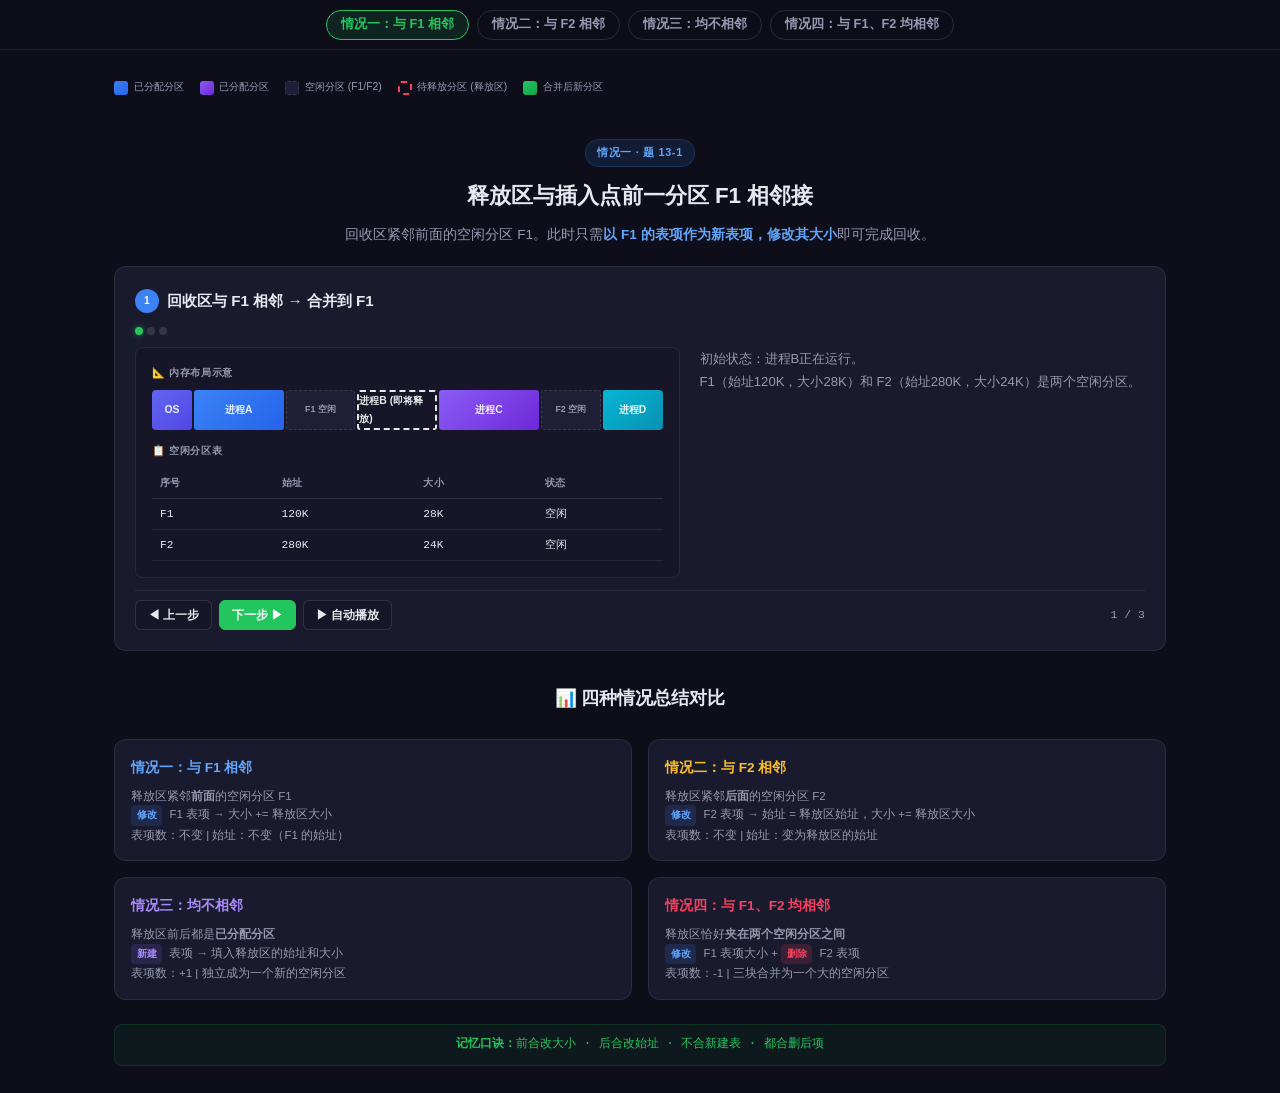
<file: public/resources/memory-recycle.html>
<!DOCTYPE html>
<html lang="zh-CN">
<head>
  <meta charset="UTF-8" />
  <meta name="viewport" content="width=device-width, initial-scale=1.0" />
  <title>内存回收——释放区与空闲分区的四种相邻情况</title>
  <style>
    :root {
      --bg: #0d0e1a;
      --surface: #161628;
      --card: #1a1a2e;
      --card2: #1e1e36;
      --text: #e8e8f0;
      --muted: #9898b0;
      --accent: #22c55e;
      --accent2: #16a34a;
      --blue: #60a5fa;
      --blue2: #3b82f6;
      --purple: #a78bfa;
      --purple2: #8b5cf6;
      --amber: #fbbf24;
      --amber2: #f59e0b;
      --red: #f43f5e;
      --cyan: #22d3ee;
      --border: rgba(255,255,255,0.08);
      --border2: rgba(255,255,255,0.12);
      --radius: 12px;
      --radius-sm: 8px;
    }
    * { box-sizing: border-box; margin: 0; padding: 0; }
    body {
      font-family: 'Microsoft YaHei', 'PingFang SC', sans-serif;
      background: var(--bg);
      color: var(--text);
      line-height: 1.8;
      min-height: 100vh;
    }

    /* ===== 全局导航 ===== */
    .global-nav {
      position: sticky; top: 0; z-index: 100;
      background: rgba(13,14,26,0.95);
      backdrop-filter: blur(12px);
      border-bottom: 1px solid var(--border);
      padding: 0.6rem 1.5rem;
      display: flex; align-items: center; justify-content: center; gap: 0.5rem;
      flex-wrap: wrap;
    }
    .nav-chip {
      padding: 0.35rem 0.875rem; border-radius: 999px;
      font-size: 0.8rem; font-weight: 600;
      border: 1.5px solid var(--border2); background: transparent;
      color: var(--muted); cursor: pointer; white-space: nowrap;
      transition: all 0.2s ease; font-family: inherit;
    }
    .nav-chip:hover { border-color: var(--accent); color: var(--text); }
    .nav-chip.active {
      background: rgba(34,197,94,0.12); border-color: var(--accent); color: var(--accent);
    }

    /* ===== 主容器 ===== */
    .container { max-width: 1100px; margin: 0 auto; padding: 1.25rem 1.5rem; }

    /* ===== 章节 ===== */
    .chapter { display: none; animation: fadeIn 0.4s ease; }
    .chapter.active { display: block; }
    @keyframes fadeIn {
      from { opacity: 0; transform: translateY(12px); }
      to { opacity: 1; transform: translateY(0); }
    }

    /* ===== 章节头 ===== */
    .ch-header { text-align: center; padding: 1.75rem 0 1.25rem; }
    .ch-tag {
      display: inline-block; padding: 0.2rem 0.7rem; border-radius: 999px;
      font-size: 0.68rem; font-weight: 700; text-transform: uppercase;
      letter-spacing: 0.06em; margin-bottom: 0.6rem;
    }
    .ch-tag.case1 { background: rgba(59,130,246,0.12); color: var(--blue); border: 1px solid rgba(59,130,246,0.2); }
    .ch-tag.case2 { background: rgba(245,158,11,0.12); color: var(--amber); border: 1px solid rgba(245,158,11,0.2); }
    .ch-tag.case3 { background: rgba(139,92,246,0.12); color: var(--purple); border: 1px solid rgba(139,92,246,0.2); }
    .ch-tag.case4 { background: rgba(244,63,94,0.12); color: var(--red); border: 1px solid rgba(244,63,94,0.2); }
    .ch-title { font-size: 1.4rem; font-weight: 800; margin-bottom: 0.4rem; }
    .ch-desc { font-size: 0.85rem; color: var(--muted); max-width: 620px; margin: 0 auto; line-height: 1.7; }

    /* ===== 场景卡片 ===== */
    .scene {
      background: var(--card); border: 1px solid var(--border);
      border-radius: var(--radius); padding: 1.25rem; margin-bottom: 1.25rem;
    }
    .scene-title {
      font-size: 0.95rem; font-weight: 700; margin-bottom: 0.75rem;
      display: flex; align-items: center; gap: 0.5rem;
    }
    .scene-num {
      width: 24px; height: 24px; border-radius: 50%;
      display: flex; align-items: center; justify-content: center;
      font-size: 0.65rem; font-weight: 800; flex-shrink: 0;
    }
    .scene-num.blue { background: var(--blue2); color: #fff; }
    .scene-num.amber { background: var(--amber2); color: #fff; }
    .scene-num.purple { background: var(--purple2); color: #fff; }
    .scene-num.red { background: #e11d48; color: #fff; }

    .scene-body {
      display: grid; grid-template-columns: 1.1fr 0.9fr;
      gap: 1.25rem; align-items: start;
    }
    @media (max-width: 800px) { .scene-body { grid-template-columns: 1fr; } }

    /* ===== 动画画布 ===== */
    .canvas {
      background: var(--surface); border: 1px solid var(--border);
      border-radius: var(--radius-sm); padding: 1rem;
      min-height: 200px; position: relative; overflow: hidden;
    }
    .canvas-label {
      font-size: 0.65rem; font-weight: 700; color: var(--muted);
      text-transform: uppercase; letter-spacing: 0.06em; margin-bottom: 0.5rem;
    }

    /* ===== 文字讲解 ===== */
    .explanation p {
      font-size: 0.82rem; color: var(--muted); line-height: 1.8; margin-bottom: 0.5rem;
    }
    .hl-blue { color: var(--blue); font-weight: 600; }
    .hl-purple { color: var(--purple); font-weight: 600; }
    .hl-green { color: var(--accent); font-weight: 600; }
    .hl-amber { color: var(--amber); font-weight: 600; }
    .hl-red { color: var(--red); font-weight: 600; }
    .hl-cyan { color: var(--cyan); font-weight: 600; }

    /* ===== 公式框 ===== */
    .formula-box {
      background: rgba(59,130,246,0.06); border: 1px solid rgba(59,130,246,0.15);
      border-radius: var(--radius-sm); padding: 0.65rem 0.9rem; margin: 0.4rem 0;
      font-family: 'Fira Code', 'Consolas', monospace; font-size: 0.78rem;
      color: var(--blue); line-height: 1.6;
    }
    .formula-box.green-f {
      background: rgba(34,197,94,0.06); border-color: rgba(34,197,94,0.15); color: var(--accent);
    }
    .formula-box.amber-f {
      background: rgba(245,158,11,0.06); border-color: rgba(245,158,11,0.15); color: var(--amber);
    }
    .formula-box.purple-f {
      background: rgba(139,92,246,0.06); border-color: rgba(139,92,246,0.15); color: var(--purple);
    }
    .formula-box.red-f {
      background: rgba(244,63,94,0.06); border-color: rgba(244,63,94,0.15); color: var(--red);
    }

    /* ===== 步骤控制 ===== */
    .step-controls {
      display: flex; align-items: center; gap: 0.4rem;
      margin-top: 0.75rem; padding-top: 0.6rem; border-top: 1px solid var(--border);
    }
    .step-btn {
      padding: 0.35rem 0.75rem; border-radius: 6px; font-size: 0.78rem;
      font-weight: 600; cursor: pointer; border: 1px solid var(--border2);
      background: var(--surface); color: var(--text); transition: all 0.15s ease;
      font-family: inherit;
    }
    .step-btn:hover { border-color: var(--accent); color: var(--accent); }
    .step-btn:disabled { opacity: 0.35; cursor: not-allowed; }
    .step-btn.primary {
      background: var(--accent); color: #fff; border-color: var(--accent);
    }
    .step-btn.primary:hover { background: var(--accent2); }
    .step-counter {
      font-size: 0.72rem; color: var(--muted); font-family: 'Fira Code', monospace; margin-left: auto;
    }

    /* ===== 步骤指示器 ===== */
    .step-indicators {
      display: flex; gap: 4px; margin-bottom: 0.75rem;
    }
    .step-dot {
      width: 8px; height: 8px; border-radius: 50%;
      background: var(--border2); transition: all 0.3s ease;
    }
    .step-dot.active { background: var(--accent); box-shadow: 0 0 6px rgba(34,197,94,0.5); }
    .step-dot.done { background: rgba(34,197,94,0.4); }

    /* ===== 内存块组件 ===== */
    .mem-row {
      display: flex; gap: 2px; margin-bottom: 2px; border-radius: 4px; overflow: hidden;
    }
    .mem-block {
      display: flex; align-items: center; justify-content: center;
      font-size: 0.65rem; font-weight: 700; border-radius: 3px;
      transition: all 0.5s cubic-bezier(0.16,1,0.3,1);
      height: 40px; position: relative; overflow: hidden;
    }
    .mem-block.used { color: rgba(255,255,255,0.9); }
    .mem-block.free {
      background: var(--card2); border: 1.5px dashed var(--border2);
      color: var(--muted); font-size: 0.55rem;
    }
    .mem-block.released {
      border: 2px dashed; background: transparent !important;
    }
    .mem-block.merged {
      animation: blockMerge 0.5s cubic-bezier(0.16,1,0.3,1) forwards;
    }
    @keyframes blockMerge {
      0% { filter: brightness(1); }
      50% { filter: brightness(1.6); }
      100% { filter: brightness(1); }
    }
    .mem-block.entering {
      animation: blockEnter 0.5s cubic-bezier(0.16,1,0.3,1) forwards;
    }
    @keyframes blockEnter {
      from { opacity: 0; transform: scaleX(0.3); }
      to { opacity: 1; transform: scaleX(1); }
    }
    .mem-block.highlight {
      animation: highlightPulse 0.8s ease infinite;
    }
    @keyframes highlightPulse {
      0%,100% { box-shadow: 0 0 0 0 rgba(34,197,94,0); }
      50% { box-shadow: 0 0 10px 3px rgba(34,197,94,0.4); }
    }
    .mem-block.removing {
      animation: blockRemove 0.5s ease forwards;
    }
    @keyframes blockRemove {
      to { opacity: 0; transform: scaleX(0); max-width: 0; padding: 0; margin: 0; }
    }

    /* 颜色 */
    .c-blue { background: linear-gradient(135deg, #3b82f6, #2563eb); }
    .c-purple { background: linear-gradient(135deg, #8b5cf6, #6d28d9); }
    .c-cyan { background: linear-gradient(135deg, #06b6d4, #0891b2); }
    .c-amber { background: linear-gradient(135deg, #f59e0b, #d97706); }
    .c-green { background: linear-gradient(135deg, #22c55e, #16a34a); }
    .c-red { background: linear-gradient(135deg, #f43f5e, #e11d48); }
    .c-pink { background: linear-gradient(135deg, #ec4899, #db2777); }
    .c-indigo { background: linear-gradient(135deg, #6366f1, #4f46e5); }
    .c-teal { background: linear-gradient(135deg, #14b8a6, #0d9488); }

    /* ===== 分区表 ===== */
    .part-table {
      width: 100%; border-collapse: separate; border-spacing: 0;
      font-size: 0.7rem; font-family: 'Fira Code', 'Consolas', monospace;
      margin-top: 0.5rem;
    }
    .part-table th {
      background: var(--surface); padding: 0.35rem 0.5rem;
      text-align: left; color: var(--muted); font-weight: 600;
      font-size: 0.62rem; text-transform: uppercase; letter-spacing: 0.04em;
      border-bottom: 1px solid var(--border2);
    }
    .part-table td {
      padding: 0.3rem 0.5rem; border-bottom: 1px solid var(--border);
      transition: all 0.3s ease;
    }
    .part-table tr.row-new td { background: rgba(34,197,94,0.1); }
    .part-table tr.row-mod td { background: rgba(59,130,246,0.1); }
    .part-table tr.row-del td { background: rgba(244,63,94,0.1); text-decoration: line-through; opacity: 0.5; }

    /* ===== 标注箭头 ===== */
    .annot-arrow {
      position: absolute; font-size: 0.6rem; font-weight: 700;
      pointer-events: none; transition: all 0.4s ease;
    }

    /* ===== 总结卡片 ===== */
    .summary-grid {
      display: grid; grid-template-columns: repeat(2, 1fr);
      gap: 1rem; margin: 1.5rem 0;
    }
    @media (max-width: 700px) { .summary-grid { grid-template-columns: 1fr; } }
    .summary-card {
      background: var(--card); border: 1px solid var(--border);
      border-radius: var(--radius); padding: 1rem;
    }
    .summary-card h4 {
      font-size: 0.85rem; font-weight: 700; margin-bottom: 0.4rem;
    }
    .summary-card p {
      font-size: 0.72rem; color: var(--muted); line-height: 1.6;
    }
    .summary-card .op {
      display: inline-block; padding: 0.12rem 0.35rem; border-radius: 4px;
      font-family: 'Fira Code', monospace; font-size: 0.65rem; font-weight: 700;
      margin-right: 0.25rem;
    }
    .op-new { background: rgba(139,92,246,0.15); color: var(--purple); }
    .op-mod { background: rgba(59,130,246,0.15); color: var(--blue); }
    .op-del { background: rgba(244,63,94,0.15); color: var(--red); }

    /* ===== 图示标注 ===== */
    .legend {
      display: flex; gap: 1rem; flex-wrap: wrap; margin: 0.5rem 0 0.75rem;
    }
    .legend-item {
      display: flex; align-items: center; gap: 0.35rem;
      font-size: 0.65rem; color: var(--muted);
    }
    .legend-swatch {
      width: 14px; height: 14px; border-radius: 3px; flex-shrink: 0;
    }
  </style>
</head>
<body>

<!-- ===== 全局导航 ===== -->
<nav class="global-nav">
  <button class="nav-chip active" onclick="switchChapter(0)">情况一：与 F1 相邻</button>
  <button class="nav-chip" onclick="switchChapter(1)">情况二：与 F2 相邻</button>
  <button class="nav-chip" onclick="switchChapter(2)">情况三：均不相邻</button>
  <button class="nav-chip" onclick="switchChapter(3)">情况四：与 F1、F2 均相邻</button>
</nav>

<div class="container">

<!-- ============================ 通用图例 =========================== -->
<div class="legend">
  <div class="legend-item"><div class="legend-swatch" style="background:linear-gradient(135deg,#3b82f6,#2563eb)"></div>已分配分区</div>
  <div class="legend-item"><div class="legend-swatch" style="background:linear-gradient(135deg,#8b5cf6,#6d28d9)"></div>已分配分区</div>
  <div class="legend-item"><div class="legend-swatch" style="background:var(--card2);border:1.5px dashed var(--border2)"></div>空闲分区 (F1/F2)</div>
  <div class="legend-item"><div class="legend-swatch" style="background:transparent;border:2px dashed #f43f5e"></div>待释放分区 (释放区)</div>
  <div class="legend-item"><div class="legend-swatch" style="background:linear-gradient(135deg,#22c55e,#16a34a)"></div>合并后新分区</div>
</div>

<!-- ================================================================= -->
<!--  情况一：释放区与 F1（前一空闲分区）相邻                           -->
<!-- ================================================================= -->
<section class="chapter active" id="ch0">
  <div class="ch-header">
    <span class="ch-tag case1">情况一 · 题 13-1</span>
    <h1 class="ch-title">释放区与插入点前一分区 F1 相邻接</h1>
    <p class="ch-desc">回收区紧邻前面的空闲分区 F1。此时只需<span class="hl-blue">以 F1 的表项作为新表项，修改其大小</span>即可完成回收。</p>
  </div>

  <div class="scene" id="scene1">
    <div class="scene-title"><span class="scene-num blue">1</span>回收区与 F1 相邻 → 合并到 F1</div>

    <div class="step-indicators" id="dots1"></div>

    <div class="scene-body">
      <!-- 动画区 -->
      <div class="canvas" id="canvas1">
        <div class="canvas-label">📐 内存布局示意</div>
        <div id="mem1"></div>

        <!-- 分区表 -->
        <div class="canvas-label" style="margin-top:0.75rem">📋 空闲分区表</div>
        <table class="part-table" id="table1">
          <thead><tr><th>序号</th><th>始址</th><th>大小</th><th>状态</th></tr></thead>
          <tbody></tbody>
        </table>
      </div>

      <!-- 讲解区 -->
      <div class="explanation" id="exp1">
        <p><strong>场景：</strong>进程释放一块内存区域，该区域紧邻<span class="hl-blue">前面的空闲分区 F1</span>。</p>
        <p><strong>操作：</strong>释放区与 F1 合并为一个更大的空闲分区，<span class="hl-blue">起始地址沿用 F1 的始址</span>，大小 = 原 F1 大小 + 释放区大小。</p>
        <div class="formula-box">
          新分区始址 = F1.始址（不变）<br/>
          新分区大小 = F1.大小 + 释放区.大小
        </div>
        <p><strong>分区表操作：</strong><span class="hl-green">以 F1 的表项为新表项，但修改新表项的大小</span>。不增加表项数量。</p>
        <p style="margin-top:0.5rem;color:var(--accent);font-weight:600;">✅ 答案：C — 以F1分区的表项为新表项，但修改新表项的大小</p>
      </div>
    </div>

    <div class="step-controls">
      <button class="step-btn" onclick="scenePrev('1')">◀ 上一步</button>
      <button class="step-btn primary" onclick="sceneNext('1')">下一步 ▶</button>
      <button class="step-btn" onclick="sceneAuto('1')" id="autoBtn1">▶ 自动播放</button>
      <span class="step-counter" id="counter1">0 / 0</span>
    </div>
  </div>
</section>

<!-- ================================================================= -->
<!--  情况二：释放区与 F2（后一空闲分区）相邻                           -->
<!-- ================================================================= -->
<section class="chapter" id="ch1">
  <div class="ch-header">
    <span class="ch-tag case2">情况二 · 题 13-2</span>
    <h1 class="ch-title">释放区与插入点后一分区 F2 相邻</h1>
    <p class="ch-desc">回收区紧邻后面的空闲分区 F2。此时需要<span class="hl-amber">以 F2 的表项作为新表项，同时修改其大小和始址</span>。</p>
  </div>

  <div class="scene" id="scene2">
    <div class="scene-title"><span class="scene-num amber">2</span>回收区与 F2 相邻 → 合并到 F2</div>

    <div class="step-indicators" id="dots2"></div>

    <div class="scene-body">
      <div class="canvas" id="canvas2">
        <div class="canvas-label">📐 内存布局示意</div>
        <div id="mem2"></div>
        <div class="canvas-label" style="margin-top:0.75rem">📋 空闲分区表</div>
        <table class="part-table" id="table2">
          <thead><tr><th>序号</th><th>始址</th><th>大小</th><th>状态</th></tr></thead>
          <tbody></tbody>
        </table>
      </div>

      <div class="explanation" id="exp2">
        <p><strong>场景：</strong>进程释放一块内存区域，该区域紧邻<span class="hl-amber">后面的空闲分区 F2</span>。</p>
        <p><strong>操作：</strong>释放区与 F2 合并为一个更大的空闲分区，<span class="hl-amber">起始地址改为释放区的始址</span>，大小 = 释放区大小 + 原 F2 大小。</p>
        <div class="formula-box amber-f">
          新分区始址 = 释放区.始址（注意：变了！）<br/>
          新分区大小 = 释放区.大小 + F2.大小
        </div>
        <p><strong>分区表操作：</strong><span class="hl-amber">以 F2 的表项作为新表项，同时修改新表项的大小和始址</span>。不增加表项数量。</p>
        <p style="margin-top:0.5rem;color:var(--amber);font-weight:600;">✅ 答案：D — 以F2分区的表项作为新表项，同时修改新表项的大小和始址</p>
      </div>
    </div>

    <div class="step-controls">
      <button class="step-btn" onclick="scenePrev('2')">◀ 上一步</button>
      <button class="step-btn primary" onclick="sceneNext('2')">下一步 ▶</button>
      <button class="step-btn" onclick="sceneAuto('2')" id="autoBtn2">▶ 自动播放</button>
      <span class="step-counter" id="counter2">0 / 0</span>
    </div>
  </div>
</section>

<!-- ================================================================= -->
<!--  情况三：释放区与 F1、F2 均不相邻                                   -->
<!-- ================================================================= -->
<section class="chapter" id="ch2">
  <div class="ch-header">
    <span class="ch-tag case3">情况三 · 题 13-3</span>
    <h1 class="ch-title">释放区不与 F1 和 F2 相邻接</h1>
    <p class="ch-desc">回收区前后都是已分配分区。此时需要<span class="hl-purple">为回收区建立一个新的分区表项</span>，填入其大小和始址。</p>
  </div>

  <div class="scene" id="scene3">
    <div class="scene-title"><span class="scene-num purple">3</span>回收区与 F1、F2 均不相邻 → 新建表项</div>

    <div class="step-indicators" id="dots3"></div>

    <div class="scene-body">
      <div class="canvas" id="canvas3">
        <div class="canvas-label">📐 内存布局示意</div>
        <div id="mem3"></div>
        <div class="canvas-label" style="margin-top:0.75rem">📋 空闲分区表</div>
        <table class="part-table" id="table3">
          <thead><tr><th>序号</th><th>始址</th><th>大小</th><th>状态</th></tr></thead>
          <tbody></tbody>
        </table>
      </div>

      <div class="explanation" id="exp3">
        <p><strong>场景：</strong>进程释放一块内存区域，该区域<span class="hl-purple">前后都是已分配分区</span>（与任何空闲分区都不相邻）。</p>
        <p><strong>操作：</strong>释放区自己成为一个新的空闲分区，<span class="hl-purple">需要在空闲分区表中新增一条记录</span>。</p>
        <div class="formula-box purple-f">
          新建表项 → 始址 = 释放区.始址<br/>
          新建表项 → 大小 = 释放区.大小
        </div>
        <p><strong>分区表操作：</strong><span class="hl-purple">为回收区建立分区表项，填上分区的大小和始址</span>。空闲分区表项数 +1。</p>
        <p style="margin-top:0.5rem;color:var(--purple);font-weight:600;">✅ 答案：A — 为回收区建立分区表项，填上分区的大小和始址</p>
      </div>
    </div>

    <div class="step-controls">
      <button class="step-btn" onclick="scenePrev('3')">◀ 上一步</button>
      <button class="step-btn primary" onclick="sceneNext('3')">下一步 ▶</button>
      <button class="step-btn" onclick="sceneAuto('3')" id="autoBtn3">▶ 自动播放</button>
      <span class="step-counter" id="counter3">0 / 0</span>
    </div>
  </div>
</section>

<!-- ================================================================= -->
<!--  情况四：释放区同时与 F1 和 F2 相邻                                 -->
<!-- ================================================================= -->
<section class="chapter" id="ch3">
  <div class="ch-header">
    <span class="ch-tag case4">情况四 · 题 13-4</span>
    <h1 class="ch-title">释放区既与 F1 相邻接，又与 F2 相邻接</h1>
    <p class="ch-desc">回收区恰好夹在两个空闲分区之间。此时需要<span class="hl-red">以 F1 的表项为新表项，修改其大小，并删除 F2 的表项</span>，将三块合并为一。</p>
  </div>

  <div class="scene" id="scene4">
    <div class="scene-title"><span class="scene-num red">4</span>回收区与 F1、F2 均相邻 → 三区合并</div>

    <div class="step-indicators" id="dots4"></div>

    <div class="scene-body">
      <div class="canvas" id="canvas4">
        <div class="canvas-label">📐 内存布局示意</div>
        <div id="mem4"></div>
        <div class="canvas-label" style="margin-top:0.75rem">📋 空闲分区表</div>
        <table class="part-table" id="table4">
          <thead><tr><th>序号</th><th>始址</th><th>大小</th><th>状态</th></tr></thead>
          <tbody></tbody>
        </table>
      </div>

      <div class="explanation" id="exp4">
        <p><strong>场景：</strong>进程释放一块内存区域，该区域<span class="hl-red">恰好夹在两个空闲分区之间</span>——前面是 F1，后面是 F2。</p>
        <p><strong>操作：</strong>F1 + 释放区 + F2 三块合并为一个更大的空闲分区。<span class="hl-red">始址沿用 F1 的始址</span>，大小 = F1 + 释放区 + F2。</p>
        <div class="formula-box red-f">
          新分区始址 = F1.始址（不变）<br/>
          新分区大小 = F1.大小 + 释放区.大小 + F2.大小<br/>
          ⚠️ 同时删除 F2 对应的表项！
        </div>
        <p><strong>分区表操作：</strong><span class="hl-red">以 F1 的表项为新表项，修改其大小，还要删除 F2 所对应的表项</span>。表项数 -1。</p>
        <p style="margin-top:0.5rem;color:var(--red);font-weight:600;">✅ 答案：E — 以F1分区的表项为新表项，但修改新表项的大小且还要删除F2所对应的表项</p>
      </div>
    </div>

    <div class="step-controls">
      <button class="step-btn" onclick="scenePrev('4')">◀ 上一步</button>
      <button class="step-btn primary" onclick="sceneNext('4')">下一步 ▶</button>
      <button class="step-btn" onclick="sceneAuto('4')" id="autoBtn4">▶ 自动播放</button>
      <span class="step-counter" id="counter4">0 / 0</span>
    </div>
  </div>
</section>

<!-- ================================================================= -->
<!--  总结对比                                                          -->
<!-- ================================================================= -->
<section style="margin-top:2rem;">
  <h2 style="font-size:1.1rem;font-weight:700;margin-bottom:1rem;text-align:center;">📊 四种情况总结对比</h2>
  <div class="summary-grid">
    <div class="summary-card">
      <h4 style="color:var(--blue)">情况一：与 F1 相邻</h4>
      <p>释放区紧邻<strong>前面</strong>的空闲分区 F1</p>
      <p><span class="op op-mod">修改</span> F1 表项 → 大小 += 释放区大小</p>
      <p style="color:var(--muted)">表项数：不变 | 始址：不变（F1 的始址）</p>
    </div>
    <div class="summary-card">
      <h4 style="color:var(--amber)">情况二：与 F2 相邻</h4>
      <p>释放区紧邻<strong>后面</strong>的空闲分区 F2</p>
      <p><span class="op op-mod">修改</span> F2 表项 → 始址 = 释放区始址，大小 += 释放区大小</p>
      <p style="color:var(--muted)">表项数：不变 | 始址：变为释放区的始址</p>
    </div>
    <div class="summary-card">
      <h4 style="color:var(--purple)">情况三：均不相邻</h4>
      <p>释放区前后都是<strong>已分配分区</strong></p>
      <p><span class="op op-new">新建</span> 表项 → 填入释放区的始址和大小</p>
      <p style="color:var(--muted)">表项数：+1 | 独立成为一个新的空闲分区</p>
    </div>
    <div class="summary-card">
      <h4 style="color:var(--red)">情况四：与 F1、F2 均相邻</h4>
      <p>释放区恰好<strong>夹在两个空闲分区之间</strong></p>
      <p><span class="op op-mod">修改</span> F1 表项大小 + <span class="op op-del">删除</span> F2 表项</p>
      <p style="color:var(--muted)">表项数：-1 | 三块合并为一个大的空闲分区</p>
    </div>
  </div>

  <div class="formula-box green-f" style="text-align:center;margin-top:1rem;">
    <strong>记忆口诀：</strong>前合改大小 · 后合改始址 · 不合新建表 · 都合删后项
  </div>
</section>

</div><!-- /.container -->

<script>
// =========================== 章节切换 ===========================
function switchChapter(idx) {
  document.querySelectorAll('.chapter').forEach((ch, i) => {
    ch.classList.toggle('active', i === idx);
  });
  document.querySelectorAll('.nav-chip').forEach((btn, i) => {
    btn.classList.toggle('active', i === idx);
  });
}

// =========================== 场景数据 ===========================

// ---- 通用辅助：构建初始内存视图 ----
function buildInitMem(blocks) {
  // blocks: [{label, cls, width%}]
  let html = '<div class="mem-row">';
  blocks.forEach(b => {
    html += `<div class="mem-block ${b.cls}" style="width:${b.w}%">${b.label}</div>`;
  });
  html += '</div>';
  return html;
}

// ---- 情况一：与 F1 相邻 ----
const scene1Steps = [
  // Step 0: 初始状态
  {
    mem: buildInitMem([
      {label:'OS', cls:'used c-indigo', w:8},
      {label:'进程A', cls:'used c-blue', w:18},
      {label:'F1\n空闲', cls:'free', w:14},
      {label:'进程B\n(即将释放)', cls:'used c-amber released highlight', w:16},
      {label:'进程C', cls:'used c-purple', w:20},
      {label:'F2\n空闲', cls:'free', w:12},
      {label:'进程D', cls:'used c-cyan', w:12},
    ]),
    table: [
      {id:'F1', start:'120K', size:'28K', cls:''},
      {id:'F2', start:'280K', size:'24K', cls:''},
    ],
    exp: '初始状态：进程B正在运行。<br>F1（始址120K，大小28K）和 F2（始址280K，大小24K）是两个空闲分区。',
  },
  // Step 1: 释放进程B
  {
    mem: buildInitMem([
      {label:'OS', cls:'used c-indigo', w:8},
      {label:'进程A', cls:'used c-blue', w:18},
      {label:'F1\n空闲', cls:'free', w:14},
      {label:'释放区\n(原进程B)', cls:'c-red released highlight entering', w:16},
      {label:'进程C', cls:'used c-purple', w:20},
      {label:'F2\n空闲', cls:'free', w:12},
      {label:'进程D', cls:'used c-cyan', w:12},
    ]),
    table: [
      {id:'F1', start:'120K', size:'28K', cls:''},
      {id:'F2', start:'280K', size:'24K', cls:''},
    ],
    exp: '进程B终止，其占用的内存区域变为<strong>释放区</strong>。<br>检查发现：释放区紧邻前面的空闲分区 <span class="hl-blue">F1</span>（与F2不相邻）。',
  },
  // Step 2: 合并 F1 + 释放区
  {
    mem: buildInitMem([
      {label:'OS', cls:'used c-indigo', w:8},
      {label:'进程A', cls:'used c-blue', w:18},
      {label:'F1 + 释放区\n(合并后新F1)', cls:'c-green merged entering', w:30},
      {label:'进程C', cls:'used c-purple', w:20},
      {label:'F2\n空闲', cls:'free', w:12},
      {label:'进程D', cls:'used c-cyan', w:12},
    ]),
    table: [
      {id:'F1', start:'120K', size:'<span style="color:#22c55e">60K</span>', cls:'row-mod'},
      {id:'F2', start:'280K', size:'24K', cls:''},
    ],
    exp: 'F1 与释放区合并：<br>• <span class="hl-blue">始址不变</span>（仍为 F1 的 120K）<br>• <span class="hl-green">大小 = 28K + 32K = 60K</span><br>• 分区表仅修改 F1 的大小，表项数不变。',
  },
];

// ---- 情况二：与 F2 相邻 ----
const scene2Steps = [
  {
    mem: buildInitMem([
      {label:'OS', cls:'used c-indigo', w:8},
      {label:'进程A', cls:'used c-blue', w:20},
      {label:'F1\n空闲', cls:'free', w:12},
      {label:'进程B\n(即将释放)', cls:'used c-amber released highlight', w:16},
      {label:'F2\n空闲', cls:'free', w:14},
      {label:'进程C', cls:'used c-purple', w:18},
      {label:'进程D', cls:'used c-cyan', w:12},
    ]),
    table: [
      {id:'F1', start:'140K', size:'24K', cls:''},
      {id:'F2', start:'220K', size:'28K', cls:''},
    ],
    exp: '初始状态：进程B夹在 F1 和 F2 之间。<br>F1（始址140K，大小24K），F2（始址220K，大小28K）。',
  },
  {
    mem: buildInitMem([
      {label:'OS', cls:'used c-indigo', w:8},
      {label:'进程A', cls:'used c-blue', w:20},
      {label:'F1\n空闲', cls:'free', w:12},
      {label:'释放区\n(原进程B)', cls:'c-red released highlight entering', w:16},
      {label:'F2\n空闲', cls:'free', w:14},
      {label:'进程C', cls:'used c-purple', w:18},
      {label:'进程D', cls:'used c-cyan', w:12},
    ]),
    table: [
      {id:'F1', start:'140K', size:'24K', cls:''},
      {id:'F2', start:'220K', size:'28K', cls:''},
    ],
    exp: '进程B终止，释放区出现。<br>检查发现：释放区紧邻<strong>后面</strong>的空闲分区 <span class="hl-amber">F2</span>（与F1不相邻）。',
  },
  {
    mem: buildInitMem([
      {label:'OS', cls:'used c-indigo', w:8},
      {label:'进程A', cls:'used c-blue', w:20},
      {label:'F1\n空闲', cls:'free', w:12},
      {label:'释放区 + F2\n(合并后新F2)', cls:'c-green merged entering', w:30},
      {label:'进程C', cls:'used c-purple', w:18},
      {label:'进程D', cls:'used c-cyan', w:12},
    ]),
    table: [
      {id:'F1', start:'140K', size:'24K', cls:''},
      {id:'F2', start:'<span style="color:#22c55e">188K</span>', size:'<span style="color:#22c55e">60K</span>', cls:'row-mod'},
    ],
    exp: '释放区与 F2 合并：<br>• <span class="hl-amber">始址改为释放区的始址 188K</span><br>• <span class="hl-green">大小 = 32K + 28K = 60K</span><br>• 分区表修改 F2 的始址和大小，表项数不变。',
  },
];

// ---- 情况三：均不相邻 ----
const scene3Steps = [
  {
    mem: buildInitMem([
      {label:'OS', cls:'used c-indigo', w:8},
      {label:'进程A', cls:'used c-blue', w:20},
      {label:'F1\n空闲', cls:'free', w:12},
      {label:'进程B\n(即将释放)', cls:'used c-purple released highlight', w:16},
      {label:'进程C', cls:'used c-cyan', w:20},
      {label:'F2\n空闲', cls:'free', w:12},
      {label:'进程D', cls:'used c-teal', w:12},
    ]),
    table: [
      {id:'F1', start:'140K', size:'24K', cls:''},
      {id:'F2', start:'280K', size:'24K', cls:''},
    ],
    exp: '初始状态：进程B前后都是已分配分区（进程A区段和进程C区段）。F1 和 F2 都与进程B不相邻。',
  },
  {
    mem: buildInitMem([
      {label:'OS', cls:'used c-indigo', w:8},
      {label:'进程A', cls:'used c-blue', w:20},
      {label:'F1\n空闲', cls:'free', w:12},
      {label:'释放区\n(原进程B)', cls:'c-red released highlight entering', w:16},
      {label:'进程C', cls:'used c-cyan', w:20},
      {label:'F2\n空闲', cls:'free', w:12},
      {label:'进程D', cls:'used c-teal', w:12},
    ]),
    table: [
      {id:'F1', start:'140K', size:'24K', cls:''},
      {id:'F2', start:'280K', size:'24K', cls:''},
    ],
    exp: '进程B终止，释放区出现。<br>检查发现：释放区<span class="hl-purple">与F1也不相邻，与F2也不相邻</span>（前后都是已分配分区）。',
  },
  {
    mem: buildInitMem([
      {label:'OS', cls:'used c-indigo', w:8},
      {label:'进程A', cls:'used c-blue', w:20},
      {label:'F1\n空闲', cls:'free', w:12},
      {label:'新空闲分区\n(原进程B)', cls:'c-green merged entering', w:16},
      {label:'进程C', cls:'used c-cyan', w:20},
      {label:'F2\n空闲', cls:'free', w:12},
      {label:'进程D', cls:'used c-teal', w:12},
    ]),
    table: [
      {id:'F1', start:'140K', size:'24K', cls:''},
      {id:'<span style="color:#22c55e">F3</span>', start:'<span style="color:#22c55e">188K</span>', size:'<span style="color:#22c55e">32K</span>', cls:'row-new'},
      {id:'F2', start:'280K', size:'24K', cls:''},
    ],
    exp: '释放区成为一个独立的新空闲分区：<br>• <span class="hl-purple">在分区表中新增一条记录 F3</span><br>• 始址 = 释放区始址 188K，大小 = 32K<br>• 空闲分区表项数 +1（从 2 → 3）。',
  },
];

// ---- 情况四：与 F1、F2 均相邻 ----
const scene4Steps = [
  {
    mem: buildInitMem([
      {label:'OS', cls:'used c-indigo', w:8},
      {label:'进程A', cls:'used c-blue', w:18},
      {label:'F1\n空闲', cls:'free', w:14},
      {label:'进程B\n(即将释放)', cls:'used c-amber released highlight', w:16},
      {label:'F2\n空闲', cls:'free', w:14},
      {label:'进程C', cls:'used c-purple', w:18},
      {label:'进程D', cls:'used c-cyan', w:12},
    ]),
    table: [
      {id:'F1', start:'130K', size:'28K', cls:''},
      {id:'F2', start:'220K', size:'28K', cls:''},
    ],
    exp: '初始状态：进程B恰好夹在两个空闲分区之间。<br>F1（始址130K，大小28K）紧邻进程B前面，F2（始址220K，大小28K）紧邻进程B后面。',
  },
  {
    mem: buildInitMem([
      {label:'OS', cls:'used c-indigo', w:8},
      {label:'进程A', cls:'used c-blue', w:18},
      {label:'F1\n空闲', cls:'free', w:14},
      {label:'释放区\n(原进程B)', cls:'c-red released highlight entering', w:16},
      {label:'F2\n空闲', cls:'free', w:14},
      {label:'进程C', cls:'used c-purple', w:18},
      {label:'进程D', cls:'used c-cyan', w:12},
    ]),
    table: [
      {id:'F1', start:'130K', size:'28K', cls:''},
      {id:'F2', start:'220K', size:'28K', cls:''},
    ],
    exp: '进程B终止，释放区出现。<br>检查发现：释放区<span class="hl-red">既与前面的F1相邻，又与后面的F2相邻</span>——这是最复杂的情况。',
  },
  {
    mem: buildInitMem([
      {label:'OS', cls:'used c-indigo', w:8},
      {label:'进程A', cls:'used c-blue', w:18},
      {label:'F1 + 释放区 + F2\n(三区合并)', cls:'c-green merged entering', w:44},
      {label:'进程C', cls:'used c-purple', w:18},
      {label:'进程D', cls:'used c-cyan', w:12},
    ]),
    table: [
      {id:'F1', start:'130K', size:'<span style="color:#22c55e">84K</span>', cls:'row-mod'},
      {id:'F2', start:'220K', size:'28K', cls:'row-del'},
    ],
    exp: '三区合并为一个大空闲分区：<br>• <span class="hl-blue">始址沿用 F1 的始址 130K</span><br>• <span class="hl-green">大小 = 28K + 32K + 28K = 84K</span><br>• <span class="hl-red">F1 表项修改大小</span>，<span class="hl-red">F2 表项删除</span>，表项数 -1。',
  },
];

// =========================== 渲染函数 ===========================
function renderSceneMem(id, step) {
  document.getElementById('mem' + id).innerHTML = step.mem;
}

function renderSceneTable(id, step) {
  const tbody = document.getElementById('table' + id).querySelector('tbody');
  let html = '';
  step.table.forEach(row => {
    html += `<tr class="${row.cls}"><td>${row.id}</td><td>${row.start}</td><td>${row.size}</td><td>空闲</td></tr>`;
  });
  tbody.innerHTML = html;
}

function renderSceneExp(id, step) {
  document.getElementById('exp' + id).innerHTML =
    '<p>' + step.exp + '</p>';
}

function renderScene(id, step) {
  renderSceneMem(id, step);
  renderSceneTable(id, step);
  renderSceneExp(id, step);
}

// =========================== 场景状态管理 ===========================
const sceneData = { '1': scene1Steps, '2': scene2Steps, '3': scene3Steps, '4': scene4Steps };
const sceneState = { '1': 0, '2': 0, '3': 0, '4': 0 };
const autoTimers = { '1': null, '2': null, '3': null, '4': null };

function totalSteps(id) { return sceneData[id].length; }

function updateStepUI(id) {
  const st = sceneState[id];
  const total = totalSteps(id);
  document.getElementById('counter' + id).textContent = (st + 1) + ' / ' + total;

  // 步骤指示圆点
  const dots = document.getElementById('dots' + id);
  let dotHtml = '';
  for (let i = 0; i < total; i++) {
    let cls = 'step-dot';
    if (i < st) cls += ' done';
    if (i === st) cls += ' active';
    dotHtml += `<div class="${cls}"></div>`;
  }
  dots.innerHTML = dotHtml;
}

function sceneNext(id) {
  stopAuto(id);
  const total = totalSteps(id);
  if (sceneState[id] < total - 1) {
    sceneState[id]++;
    renderScene(id, sceneData[id][sceneState[id]]);
    updateStepUI(id);
  }
}

function scenePrev(id) {
  stopAuto(id);
  if (sceneState[id] > 0) {
    sceneState[id]--;
    renderScene(id, sceneData[id][sceneState[id]]);
    updateStepUI(id);
  }
}

function sceneAuto(id) {
  const btn = document.getElementById('autoBtn' + id);
  if (autoTimers[id]) {
    stopAuto(id);
    btn.textContent = '▶ 自动播放';
    btn.classList.remove('playing');
  } else {
    btn.textContent = '⏸ 暂停';
    btn.classList.add('playing');
    // 如果已经在最后一步，从头开始
    if (sceneState[id] >= totalSteps(id) - 1) {
      sceneState[id] = 0;
      renderScene(id, sceneData[id][0]);
      updateStepUI(id);
    }
    function tick() {
      if (sceneState[id] < totalSteps(id) - 1) {
        sceneState[id]++;
        renderScene(id, sceneData[id][sceneState[id]]);
        updateStepUI(id);
        autoTimers[id] = setTimeout(tick, 1800);
      } else {
        stopAuto(id);
        btn.textContent = '▶ 自动播放';
        btn.classList.remove('playing');
      }
    }
    autoTimers[id] = setTimeout(tick, 1800);
  }
}

function stopAuto(id) {
  if (autoTimers[id]) {
    clearTimeout(autoTimers[id]);
    autoTimers[id] = null;
  }
  const btn = document.getElementById('autoBtn' + id);
  if (btn) {
    btn.textContent = '▶ 自动播放';
    btn.classList.remove('playing');
  }
}

// =========================== 初始化 ===========================
document.addEventListener('DOMContentLoaded', () => {
  for (const id of ['1', '2', '3', '4']) {
    renderScene(id, sceneData[id][0]);
    updateStepUI(id);
  }
});
</script>

</body>
</html>
</file>
